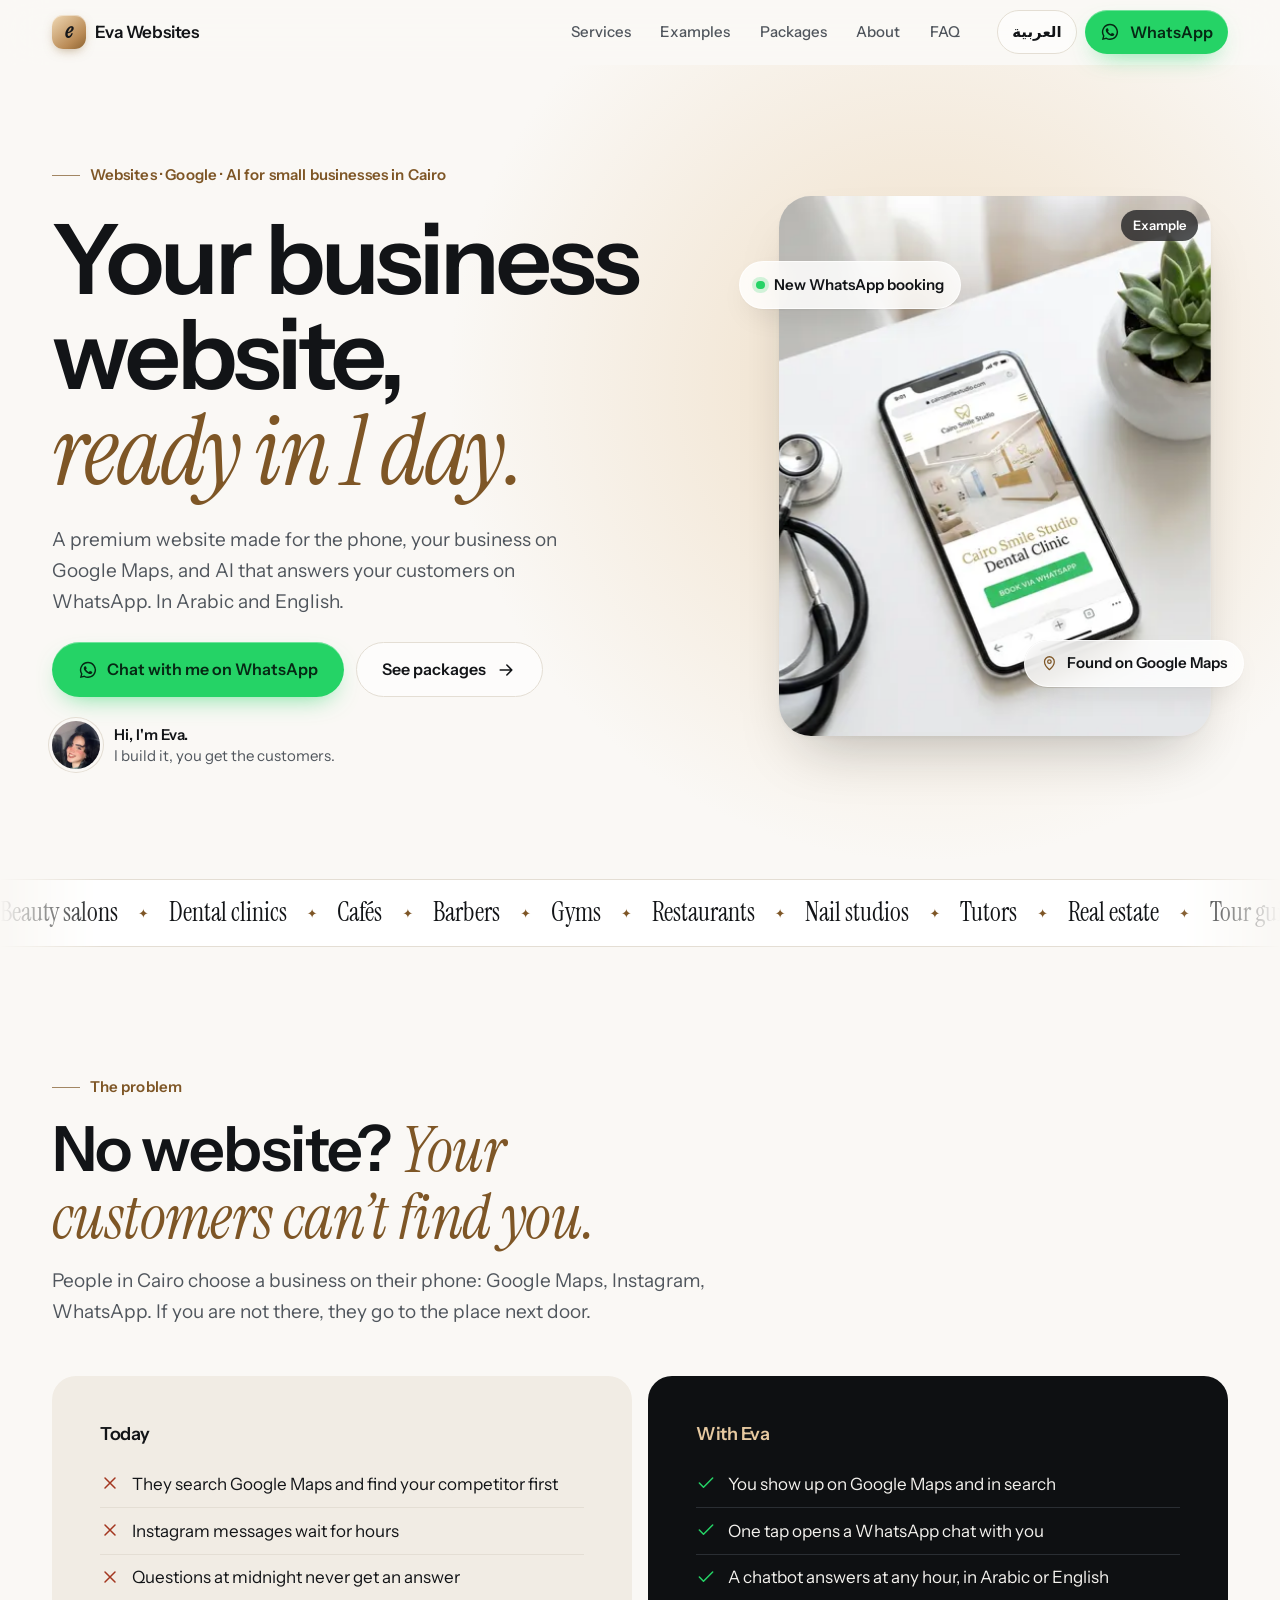
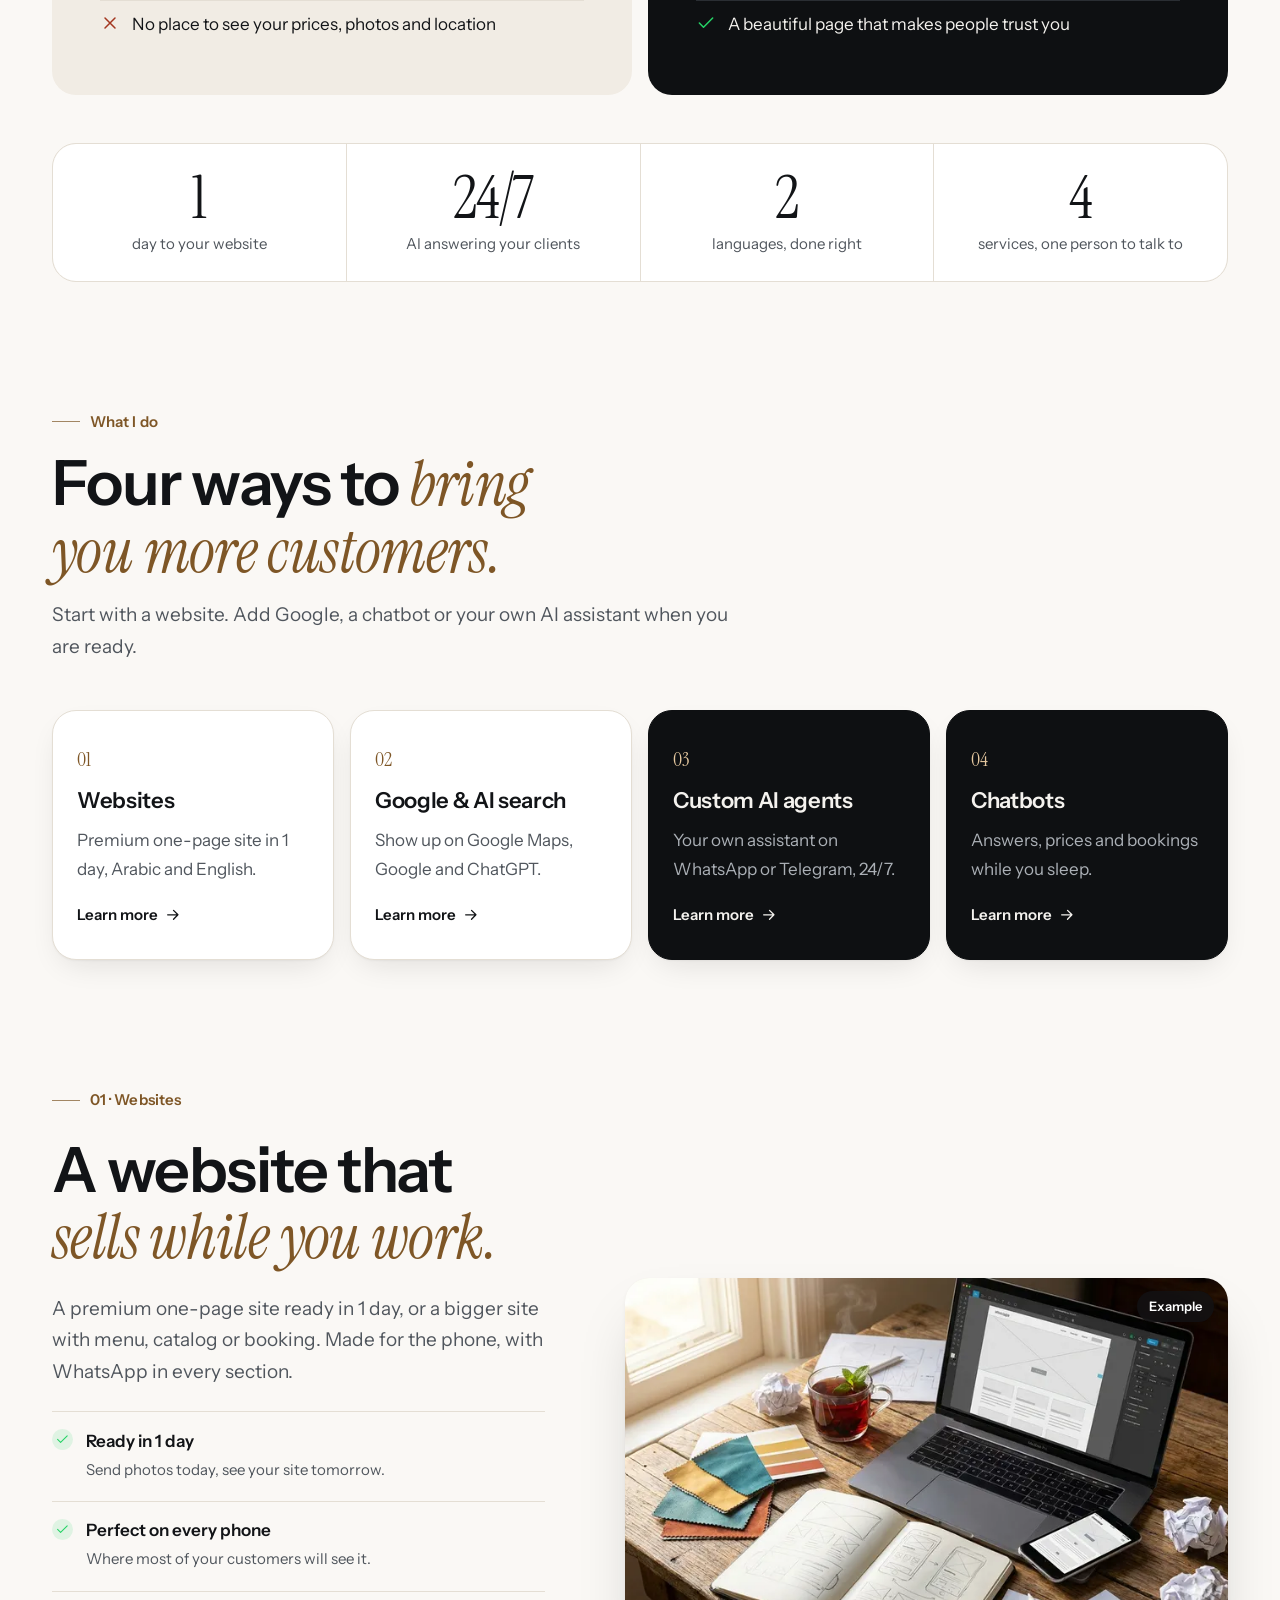
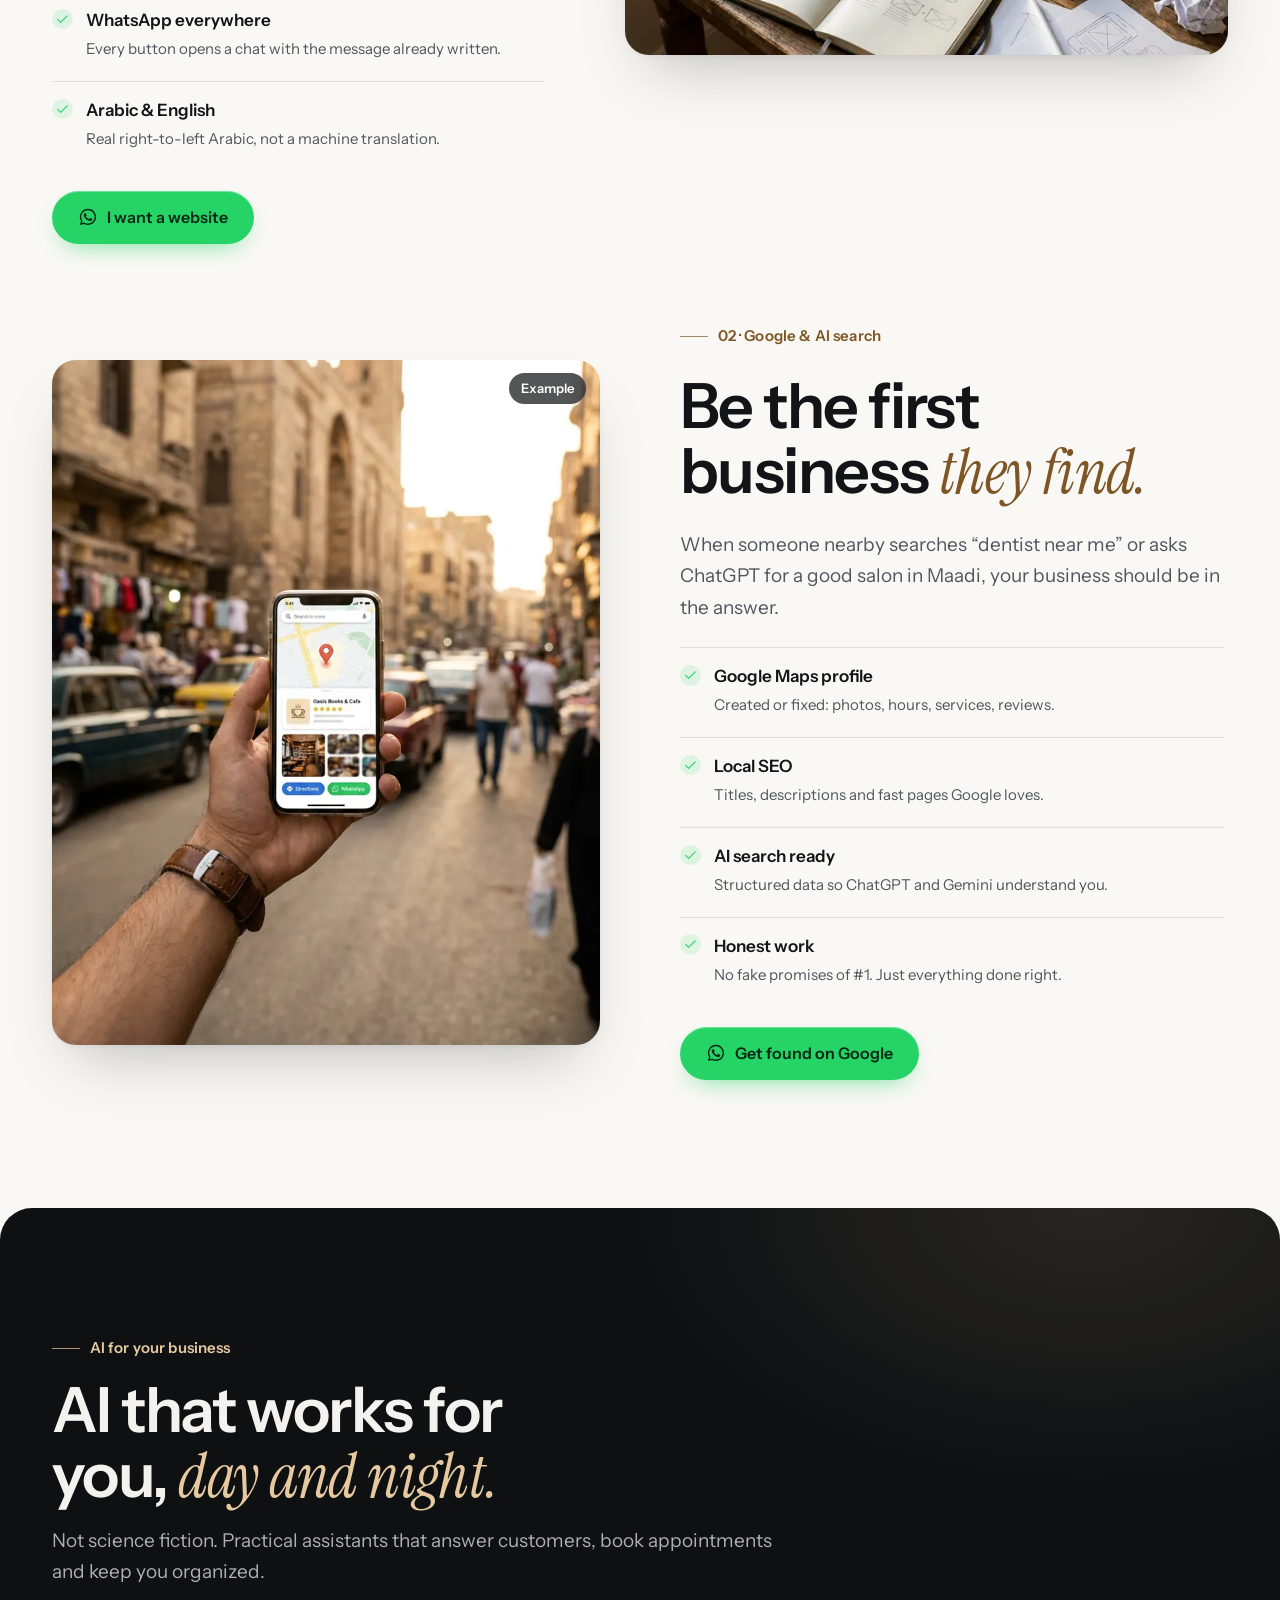
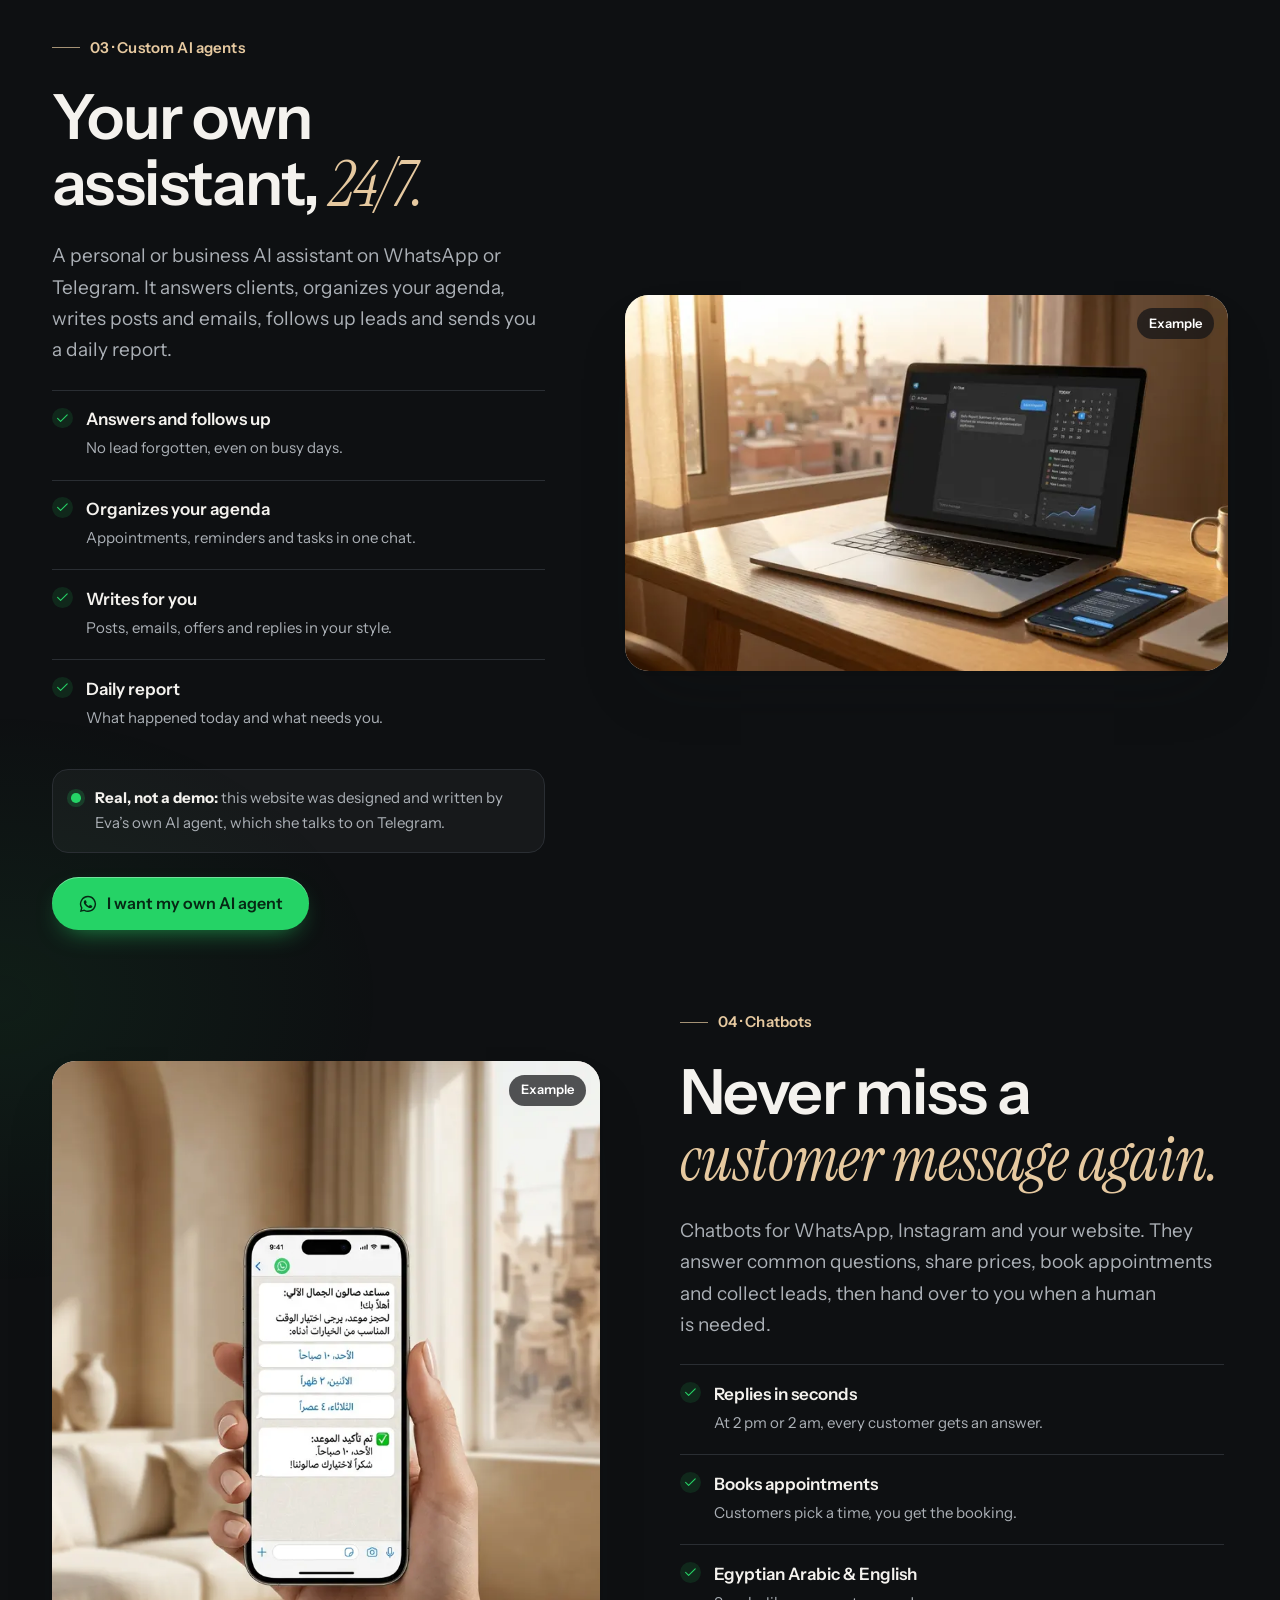
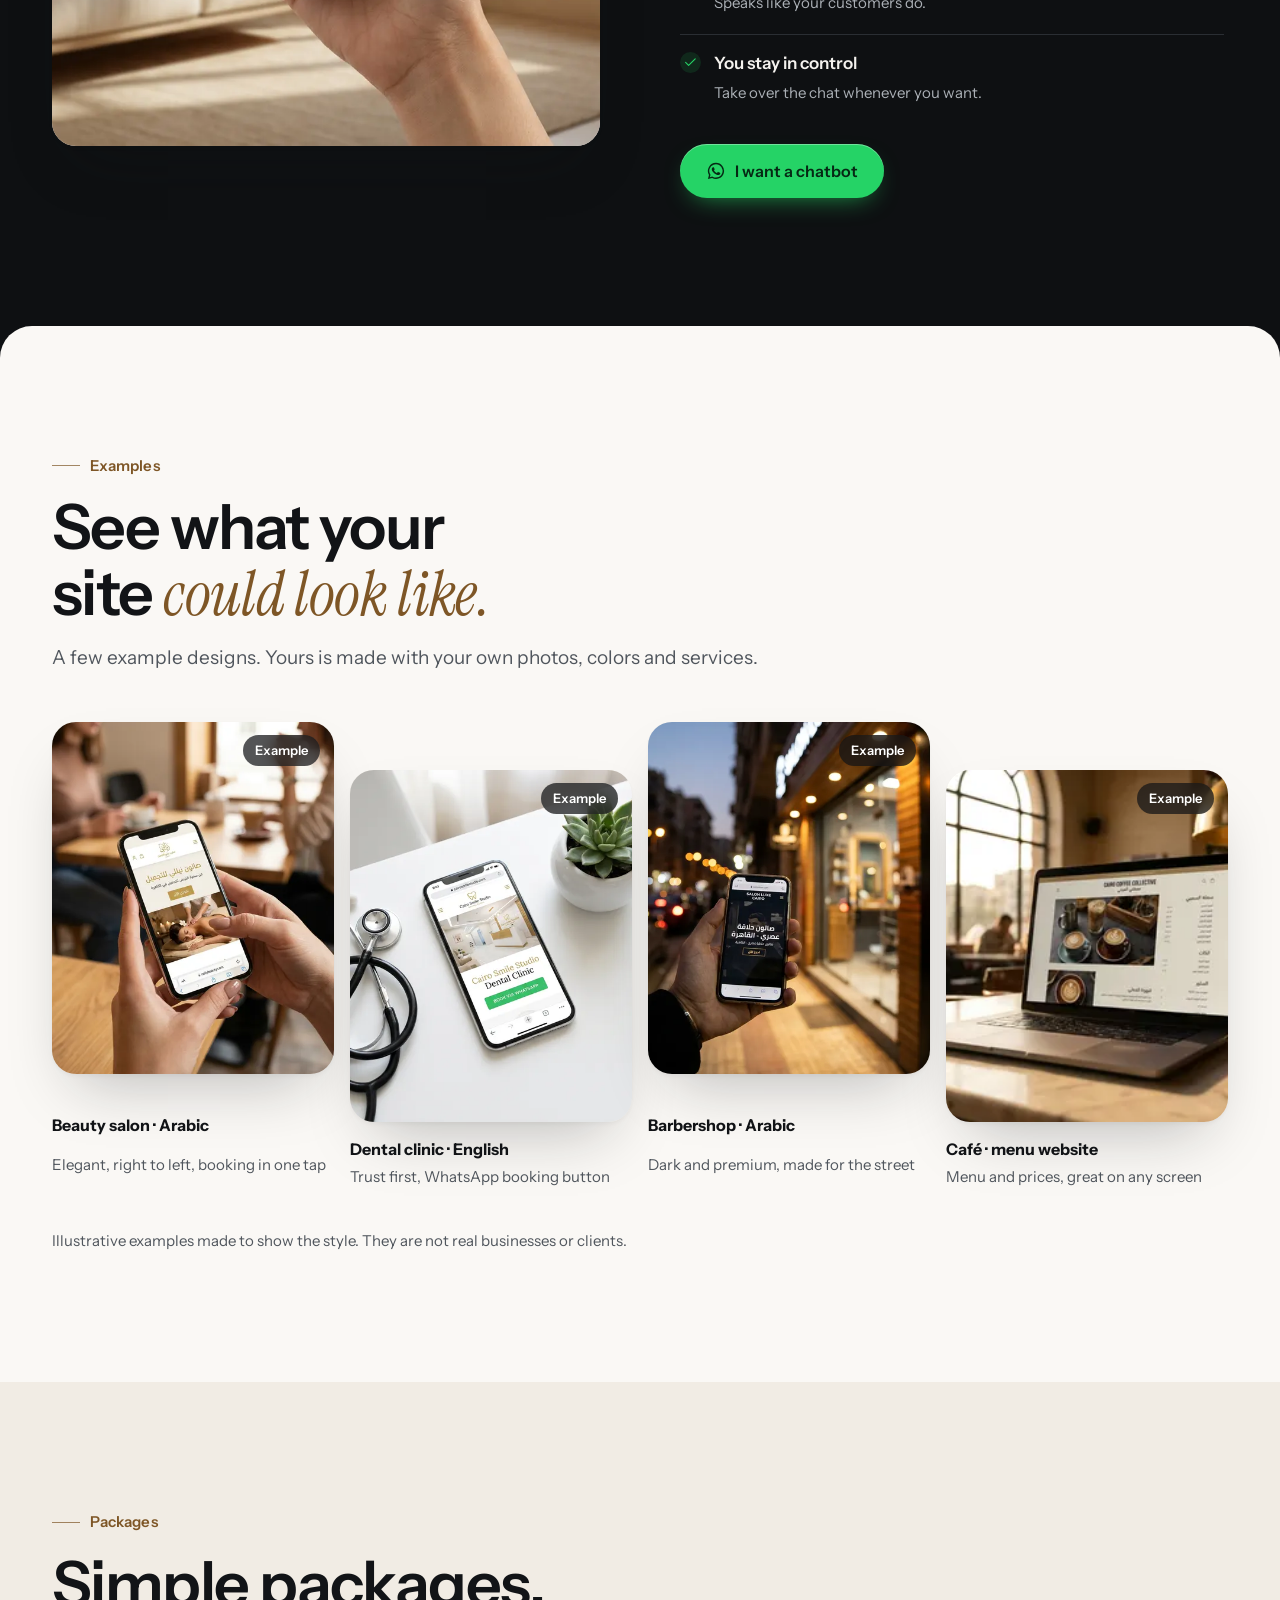
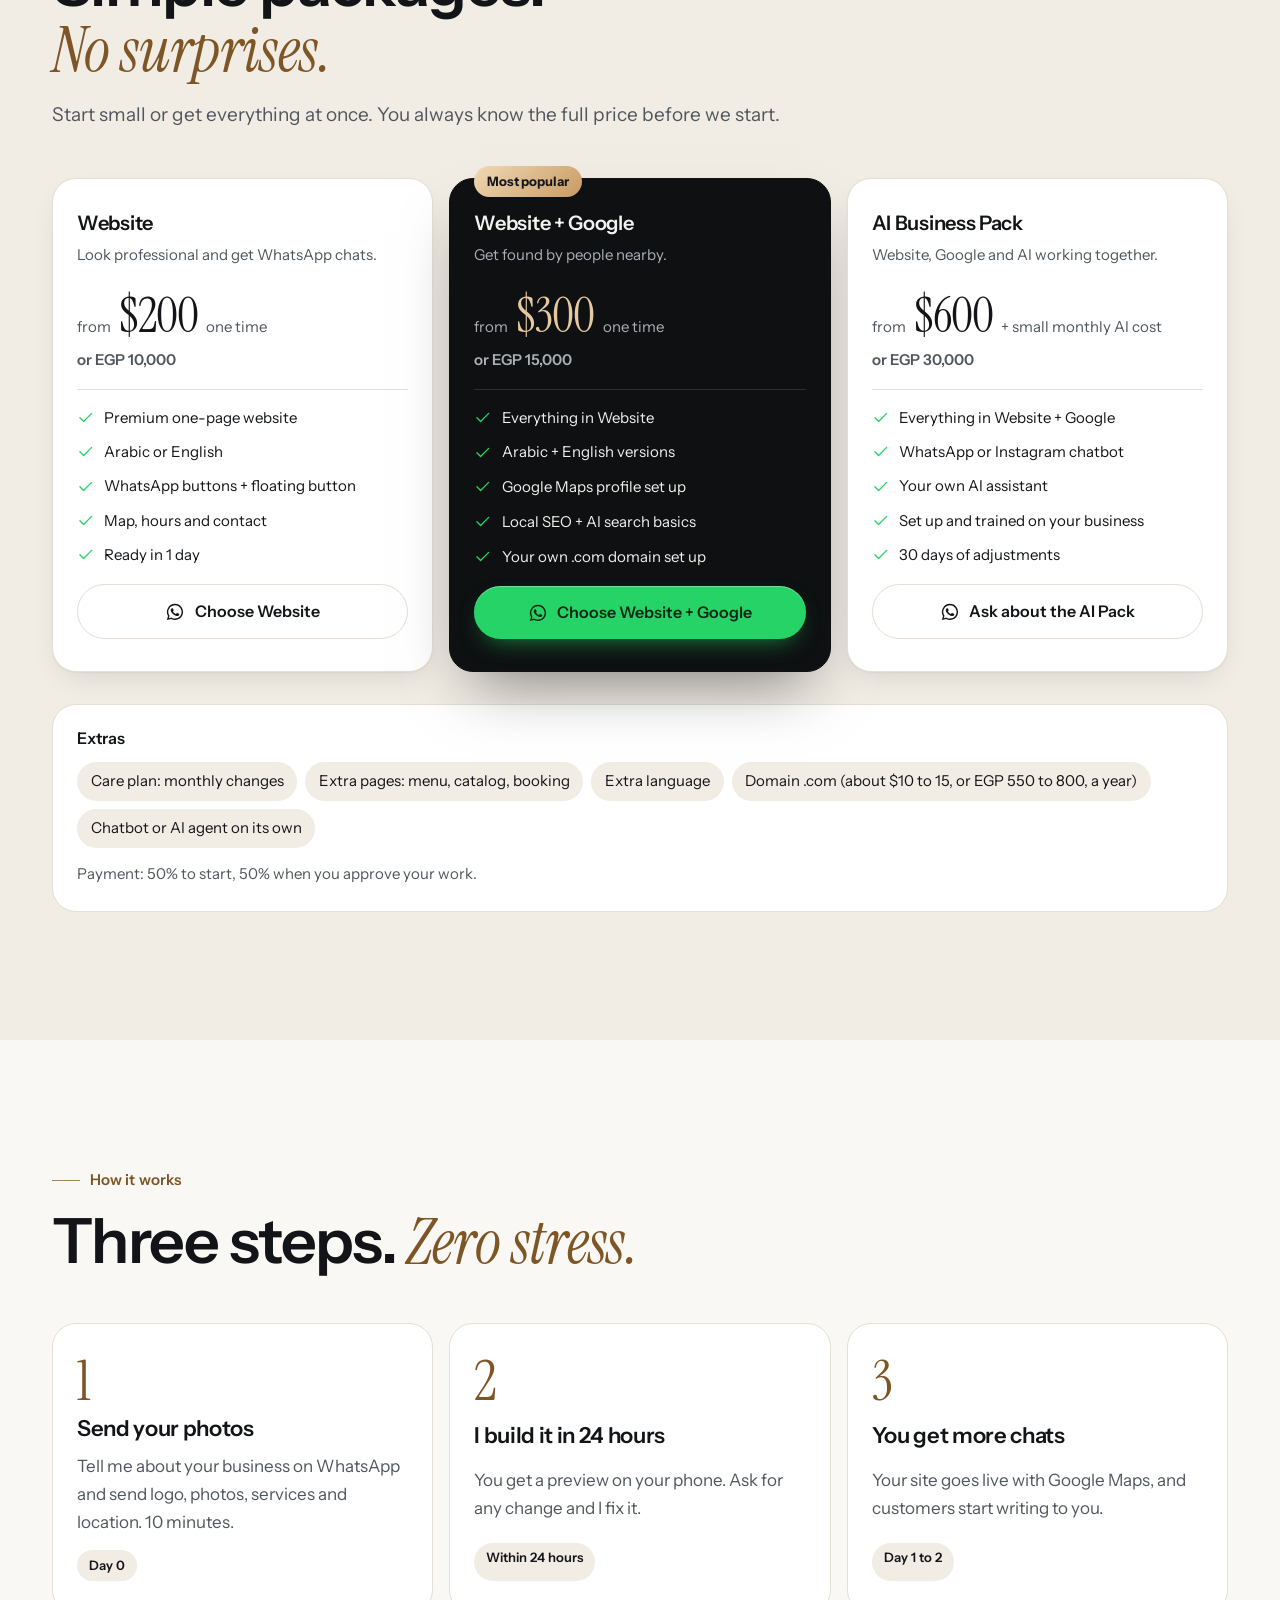
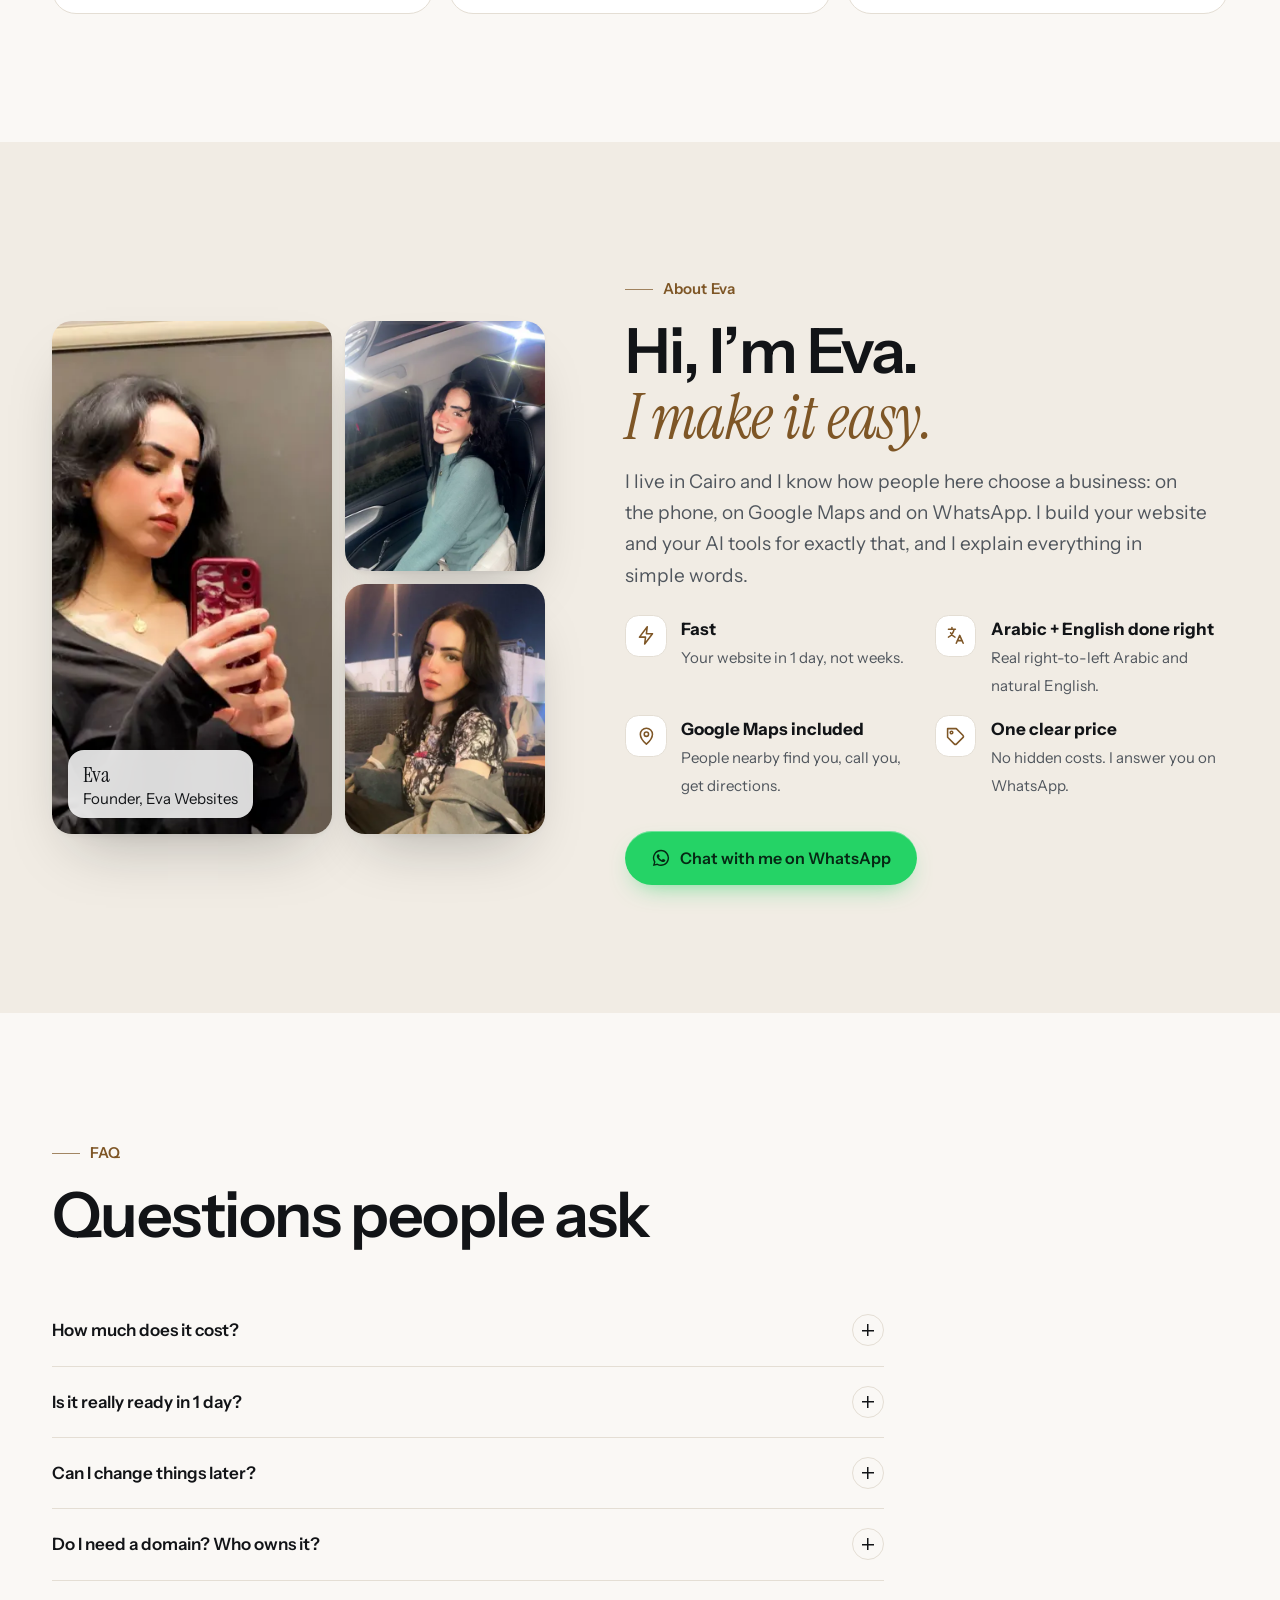
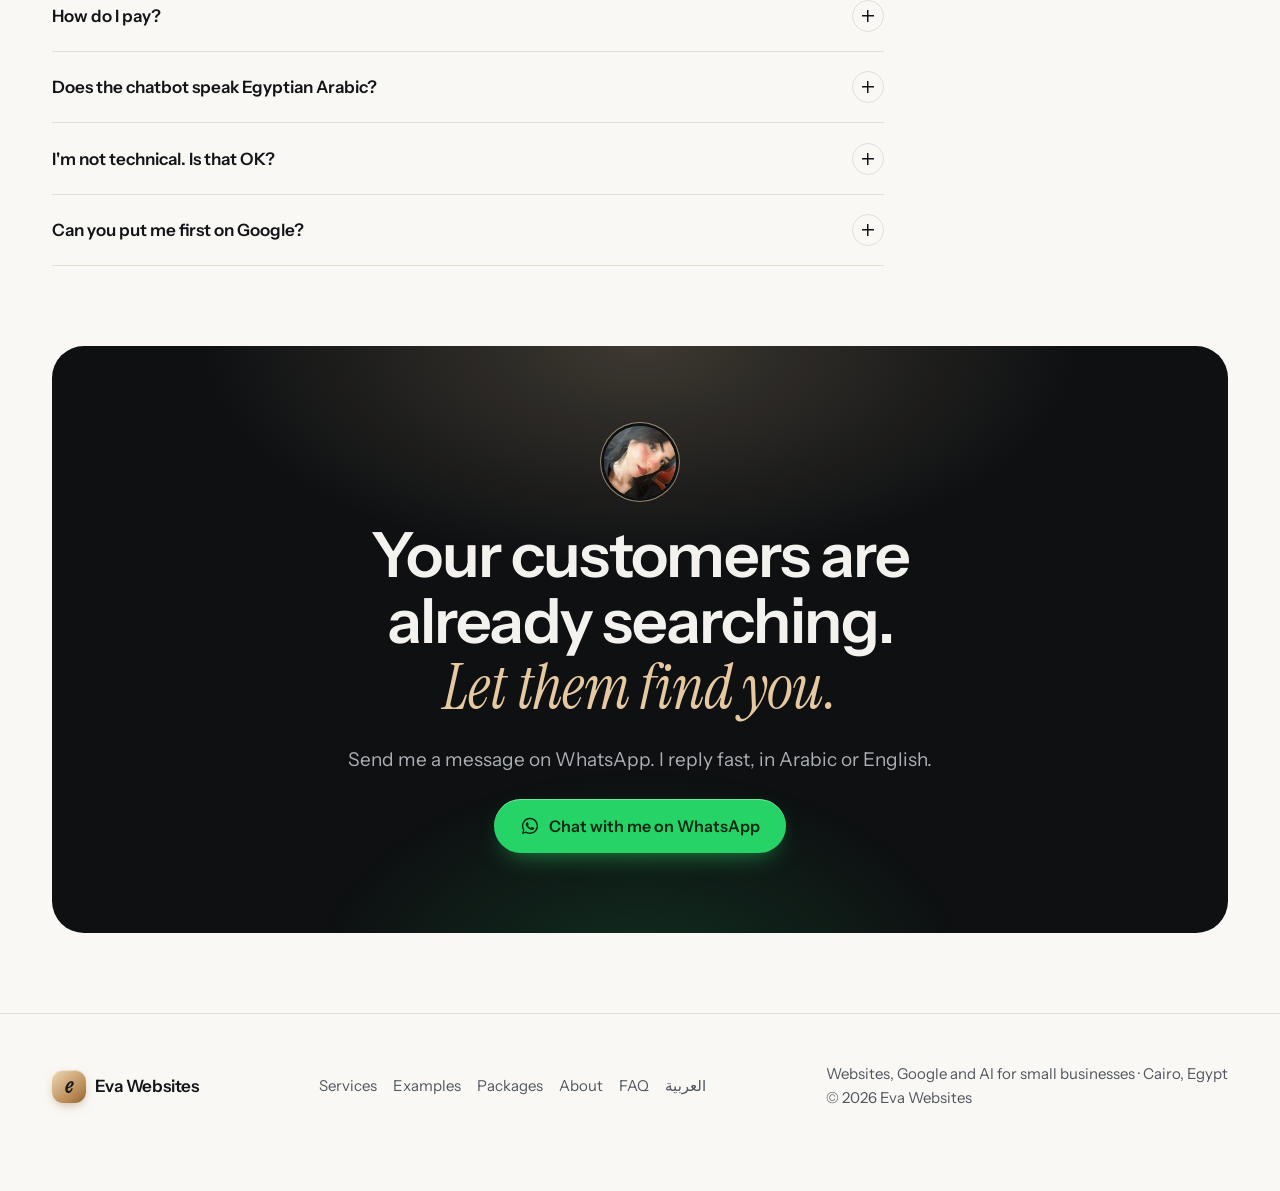
<file: index.html>
<!doctype html>
<html lang="en" dir="ltr">
<head>
<meta charset="utf-8">
<meta name="viewport" content="width=device-width,initial-scale=1,viewport-fit=cover">
<title>Websites, SEO & AI for Small Businesses in Cairo | Eva Websites</title>
<meta name="description" content="Premium websites ready in 1 day, Google Maps and AI search, WhatsApp chatbots and custom AI agents for small businesses in Cairo. Arabic and English.">
<meta name="theme-color" content="#FAF8F5">
<link rel="alternate" hreflang="en" href="https://evatharwat4-maker.github.io/eva-websites/"><link rel="alternate" hreflang="ar" href="https://evatharwat4-maker.github.io/eva-websites/ar/">
<link rel="canonical" href="https://evatharwat4-maker.github.io/eva-websites/"><meta property="og:image" content="https://evatharwat4-maker.github.io/eva-websites/img/og.jpg">
<meta property="og:type" content="website"><meta property="og:title" content="Websites, SEO & AI for Small Businesses in Cairo | Eva Websites"><meta property="og:description" content="Premium websites ready in 1 day, Google Maps and AI search, WhatsApp chatbots and custom AI agents for small businesses in Cairo. Arabic and English.">
<link rel="icon" href="data:image/svg+xml,%3Csvg xmlns='http://www.w3.org/2000/svg' viewBox='0 0 32 32'%3E%3Crect width='32' height='32' rx='8' fill='%23C99A62'/%3E%3Ctext x='16' y='23' font-family='Georgia' font-style='italic' font-size='20' text-anchor='middle' fill='%2314161A'%3Ee%3C/text%3E%3C/svg%3E">
<link rel="preconnect" href="https://fonts.googleapis.com"><link rel="preconnect" href="https://fonts.gstatic.com" crossorigin>
<link rel="stylesheet" href="https://fonts.googleapis.com/css2?family=Instrument+Sans:wght@400;500;600;700&family=Instrument+Serif:ital@0;1&display=swap">
<link rel="stylesheet" href="tokens.css"><link rel="stylesheet" href="style.css">

<script>document.documentElement.classList.add('js')</script>
<script type="application/ld+json">[{"@context": "https://schema.org", "@type": "ProfessionalService", "name": "Eva Websites", "description": "Premium websites ready in 1 day, Google Maps and AI search, WhatsApp chatbots and custom AI agents for small businesses in Cairo. Arabic and English.", "areaServed": {"@type": "City", "name": "Cairo"}, "address": {"@type": "PostalAddress", "addressLocality": "Cairo", "addressCountry": "EG"}, "knowsLanguage": ["ar", "en"], "url": "https://evatharwat4-maker.github.io/eva-websites/"}, {"@context": "https://schema.org", "@type": "FAQPage", "mainEntity": [{"@type": "Question", "name": "How much does it cost?", "acceptedAnswer": {"@type": "Answer", "text": "See the packages above. You always get one clear price before we start, with no surprises later."}}, {"@type": "Question", "name": "Is it really ready in 1 day?", "acceptedAnswer": {"@type": "Answer", "text": "Yes, for a one-page website, once I have your photos, texts and details. You see a preview within 24 hours, and the site goes live after your OK."}}, {"@type": "Question", "name": "Can I change things later?", "acceptedAnswer": {"@type": "Answer", "text": "Yes. Small changes are easy with the Care plan, or ask me for a one-time change."}}, {"@type": "Question", "name": "Do I need a domain? Who owns it?", "acceptedAnswer": {"@type": "Answer", "text": "A .com domain costs about $10 to 15 a year. You pay it, so it is always yours. I set everything up for you."}}, {"@type": "Question", "name": "How do I pay?", "acceptedAnswer": {"@type": "Answer", "text": "50% to start and 50% when you approve your work, before it goes live."}}, {"@type": "Question", "name": "Does the chatbot speak Egyptian Arabic?", "acceptedAnswer": {"@type": "Answer", "text": "Yes. It can answer in Egyptian Arabic and English, using your prices, services and tone. You can take over any chat."}}, {"@type": "Question", "name": "I'm not technical. Is that OK?", "acceptedAnswer": {"@type": "Answer", "text": "Completely. You send photos and answer a few questions on WhatsApp. I do the rest and explain it simply."}}, {"@type": "Question", "name": "Can you put me first on Google?", "acceptedAnswer": {"@type": "Answer", "text": "Nobody can honestly promise that. I set up your website and Google Maps profile the right way, so people nearby can find you."}}]}]</script>
</head>
<body>
<header class="top"><div class="wrap">
<a class="logo" href="#top" aria-label="Eva Websites"><span class="mark">e</span>Eva Websites</a>
<nav aria-label="Main"><a href="#services">Services</a><a href="#examples">Examples</a><a href="#packages">Packages</a><a href="#about">About</a><a href="#faq">FAQ</a></nav>
<div class="actions"><a class="lang" href="ar/" hreflang="ar">العربية</a>
<a class="btn btn-wa" href="https://wa.me/201153628561?text=Hi%20Eva%21%20I%20saw%20your%20website%20and%20I%20want%20to%20talk%20about%20my%20business." aria-label="WhatsApp"><svg viewBox="0 0 24 24" aria-hidden="true" fill="currentColor"><path d="M12 2.2a9.7 9.7 0 0 0-8.4 14.6L2.3 21.7l5-1.3A9.7 9.7 0 1 0 12 2.2Zm0 17.7a8 8 0 0 1-4.1-1.1l-.3-.2-3 .8.8-2.9-.2-.3A8 8 0 1 1 12 19.9Zm4.4-6c-.2-.1-1.4-.7-1.7-.8-.2-.1-.4-.1-.5.1l-.8 1c-.1.2-.3.2-.5.1a6.6 6.6 0 0 1-3.3-2.9c-.2-.4.2-.4.7-1.3.1-.2 0-.3 0-.4l-.8-1.8c-.2-.5-.4-.4-.5-.4h-.5a.9.9 0 0 0-.7.3 2.8 2.8 0 0 0-.9 2.1 4.9 4.9 0 0 0 1 2.6 11.2 11.2 0 0 0 4.3 3.8c1.6.7 2.2.7 3 .6a2.6 2.6 0 0 0 1.7-1.2 2.1 2.1 0 0 0 .2-1.2c-.1-.1-.3-.2-.5-.3Z"/></svg><span>WhatsApp</span></a>
<button class="menu-btn" popovertarget="menu" aria-label="Menu"><svg viewBox="0 0 24 24" fill="none" stroke="currentColor" stroke-width="1.8" stroke-linecap="round" stroke-linejoin="round" aria-hidden="true"><path d="M4 7h16M4 12h16M4 17h16"/></svg></button></div>
</div><div id="menu" popover><a href="#services" onclick="this.closest('[popover]').hidePopover()">Services</a><a href="#examples" onclick="this.closest('[popover]').hidePopover()">Examples</a><a href="#packages" onclick="this.closest('[popover]').hidePopover()">Packages</a><a href="#about" onclick="this.closest('[popover]').hidePopover()">About</a><a href="#faq" onclick="this.closest('[popover]').hidePopover()">FAQ</a></div></header>

<main id="top">
<section class="hero"><div class="wrap">
<div class="hero-copy">
<span class="eyebrow rv">Websites · Google · AI for small businesses in Cairo</span>
<h1 class="rv" style="--d:.08s">Your business website, <em class="accent">ready in&nbsp;1&nbsp;day.</em></h1>
<p class="lead rv" style="--d:.16s">A premium website made for the phone, your business on Google Maps, and AI that answers your customers on WhatsApp. In Arabic and English.</p>
<div class="ctas rv" style="--d:.24s"><a class="btn btn-wa" href="https://wa.me/201153628561?text=Hi%20Eva%21%20I%20saw%20your%20website%20and%20I%20want%20to%20talk%20about%20my%20business."><svg viewBox="0 0 24 24" aria-hidden="true" fill="currentColor"><path d="M12 2.2a9.7 9.7 0 0 0-8.4 14.6L2.3 21.7l5-1.3A9.7 9.7 0 1 0 12 2.2Zm0 17.7a8 8 0 0 1-4.1-1.1l-.3-.2-3 .8.8-2.9-.2-.3A8 8 0 1 1 12 19.9Zm4.4-6c-.2-.1-1.4-.7-1.7-.8-.2-.1-.4-.1-.5.1l-.8 1c-.1.2-.3.2-.5.1a6.6 6.6 0 0 1-3.3-2.9c-.2-.4.2-.4.7-1.3.1-.2 0-.3 0-.4l-.8-1.8c-.2-.5-.4-.4-.5-.4h-.5a.9.9 0 0 0-.7.3 2.8 2.8 0 0 0-.9 2.1 4.9 4.9 0 0 0 1 2.6 11.2 11.2 0 0 0 4.3 3.8c1.6.7 2.2.7 3 .6a2.6 2.6 0 0 0 1.7-1.2 2.1 2.1 0 0 0 .2-1.2c-.1-.1-.3-.2-.5-.3Z"/></svg>Chat with me on WhatsApp</a><a class="btn btn-ghost" href="#packages">See packages<svg viewBox="0 0 24 24" fill="none" stroke="currentColor" stroke-width="1.8" stroke-linecap="round" stroke-linejoin="round" aria-hidden="true" class="arrow"><path d="M5 12h14M13 6l6 6-6 6"/></svg></a></div>
<div class="hello rv" style="--d:.32s"><picture><source type="image/webp" srcset="img/eva/avatar-120.webp 120w, img/eva/avatar-240.webp 240w" sizes="48px"><img src="img/eva/avatar-240.jpg" srcset="img/eva/avatar-120.jpg 120w, img/eva/avatar-240.jpg 240w" sizes="48px" width="240" height="240" loading="lazy" decoding="async" alt="Eva, founder of Eva Websites"></picture><p><b>Hi, I'm Eva.</b>I build it, you get the customers.</p></div>
</div>
<div class="hero-visual rv" style="--d:.2s">
<span class="chip c1"><i></i>New WhatsApp booking</span>
<div class="hero-pic"><div data-par style="height:100%"><picture><source type="image/webp" srcset="img/ex/clinica-480.webp 480w, img/ex/clinica-800.webp 800w" sizes="(min-width:900px) 27rem, 92vw"><img src="img/ex/clinica-800.jpg" srcset="img/ex/clinica-480.jpg 480w, img/ex/clinica-800.jpg 800w" sizes="(min-width:900px) 27rem, 92vw" width="928" height="1152" fetchpriority="high" decoding="async" alt="Phone showing an example dental clinic website with a WhatsApp booking button"></picture></div><span class="badge">Example</span></div>
<span class="chip c2"><svg viewBox="0 0 24 24" fill="none" stroke="currentColor" stroke-width="1.8" stroke-linecap="round" stroke-linejoin="round" aria-hidden="true"><path d="M12 21s-7-6.1-7-11.5a7 7 0 0 1 14 0C19 14.9 12 21 12 21Z"/><circle cx="12" cy="9.5" r="2.5"/></svg>Found on Google Maps</span>
</div>
</div></section>

<div class="marquee"><div class="track"><ul><li>Beauty salons</li><li>Dental clinics</li><li>Cafés</li><li>Barbers</li><li>Gyms</li><li>Restaurants</li><li>Nail studios</li><li>Tutors</li><li>Real estate</li><li>Tour guides</li><li>Instagram shops</li><li>Physiotherapy</li></ul><ul aria-hidden="true"><li>Beauty salons</li><li>Dental clinics</li><li>Cafés</li><li>Barbers</li><li>Gyms</li><li>Restaurants</li><li>Nail studios</li><li>Tutors</li><li>Real estate</li><li>Tour guides</li><li>Instagram shops</li><li>Physiotherapy</li></ul></div></div>

<section class="problem"><div class="wrap">
<div class="sec-head rv"><span class="eyebrow">The problem</span><h2>No website? <em class="accent">Your customers can’t find you.</em></h2><p>People in Cairo choose a business on their phone: Google Maps, Instagram, WhatsApp. If you are not there, they go to the place next door.</p></div>
<div class="ps">
<div class="ps-card ps-before rv"><h3>Today</h3><ul><li><svg viewBox="0 0 24 24" fill="none" stroke="currentColor" stroke-width="1.8" stroke-linecap="round" stroke-linejoin="round" aria-hidden="true"><path d="M18 6 6 18M6 6l12 12"/></svg><span>They search Google Maps and find your competitor first</span></li><li><svg viewBox="0 0 24 24" fill="none" stroke="currentColor" stroke-width="1.8" stroke-linecap="round" stroke-linejoin="round" aria-hidden="true"><path d="M18 6 6 18M6 6l12 12"/></svg><span>Instagram messages wait for hours</span></li><li><svg viewBox="0 0 24 24" fill="none" stroke="currentColor" stroke-width="1.8" stroke-linecap="round" stroke-linejoin="round" aria-hidden="true"><path d="M18 6 6 18M6 6l12 12"/></svg><span>Questions at midnight never get an answer</span></li><li><svg viewBox="0 0 24 24" fill="none" stroke="currentColor" stroke-width="1.8" stroke-linecap="round" stroke-linejoin="round" aria-hidden="true"><path d="M18 6 6 18M6 6l12 12"/></svg><span>No place to see your prices, photos and location</span></li></ul></div>
<div class="ps-card ps-after rv" style="--d:.1s"><h3>With Eva</h3><ul><li><svg viewBox="0 0 24 24" fill="none" stroke="currentColor" stroke-width="1.8" stroke-linecap="round" stroke-linejoin="round" aria-hidden="true"><path d="M20 6 9 17l-5-5"/></svg><span>You show up on Google Maps and in search</span></li><li><svg viewBox="0 0 24 24" fill="none" stroke="currentColor" stroke-width="1.8" stroke-linecap="round" stroke-linejoin="round" aria-hidden="true"><path d="M20 6 9 17l-5-5"/></svg><span>One tap opens a WhatsApp chat with you</span></li><li><svg viewBox="0 0 24 24" fill="none" stroke="currentColor" stroke-width="1.8" stroke-linecap="round" stroke-linejoin="round" aria-hidden="true"><path d="M20 6 9 17l-5-5"/></svg><span>A chatbot answers at any hour, in Arabic or English</span></li><li><svg viewBox="0 0 24 24" fill="none" stroke="currentColor" stroke-width="1.8" stroke-linecap="round" stroke-linejoin="round" aria-hidden="true"><path d="M20 6 9 17l-5-5"/></svg><span>A beautiful page that makes people trust you</span></li></ul></div>
</div>
<div class="nums rv"><div><b data-to="1" data-suf="">1</b><span>day to your website</span></div><div><b data-to="24" data-suf="/7">24/7</b><span>AI answering your clients</span></div><div><b data-to="2" data-suf="">2</b><span>languages, done right</span></div><div><b data-to="4" data-suf="">4</b><span>services, one person to talk to</span></div></div>
</div></section>

<section id="services" style="padding-block-start:0"><div class="wrap">
<div class="sec-head rv"><span class="eyebrow">What I do</span><h2>Four ways to <em class="accent">bring you more customers.</em></h2><p>Start with a website. Add Google, a chatbot or your own AI assistant when you are ready.</p></div>
<div class="bento"><a class="tile rv" style="--d:0.00s" href="#web"><span class="num">01</span><h3>Websites</h3><p>Premium one-page site in 1 day, Arabic and English.</p><span class="go">Learn more<svg viewBox="0 0 24 24" fill="none" stroke="currentColor" stroke-width="1.8" stroke-linecap="round" stroke-linejoin="round" aria-hidden="true" class="arrow"><path d="M5 12h14M13 6l6 6-6 6"/></svg></span></a><a class="tile rv" style="--d:0.08s" href="#seo"><span class="num">02</span><h3>Google &amp; AI search</h3><p>Show up on Google Maps, Google and ChatGPT.</p><span class="go">Learn more<svg viewBox="0 0 24 24" fill="none" stroke="currentColor" stroke-width="1.8" stroke-linecap="round" stroke-linejoin="round" aria-hidden="true" class="arrow"><path d="M5 12h14M13 6l6 6-6 6"/></svg></span></a><a class="tile dark rv" style="--d:0.16s" href="#agents"><span class="num">03</span><h3>Custom AI agents</h3><p>Your own assistant on WhatsApp or Telegram, 24/7.</p><span class="go">Learn more<svg viewBox="0 0 24 24" fill="none" stroke="currentColor" stroke-width="1.8" stroke-linecap="round" stroke-linejoin="round" aria-hidden="true" class="arrow"><path d="M5 12h14M13 6l6 6-6 6"/></svg></span></a><a class="tile dark rv" style="--d:0.24s" href="#chatbots"><span class="num">04</span><h3>Chatbots</h3><p>Answers, prices and bookings while you sleep.</p><span class="go">Learn more<svg viewBox="0 0 24 24" fill="none" stroke="currentColor" stroke-width="1.8" stroke-linecap="round" stroke-linejoin="round" aria-hidden="true" class="arrow"><path d="M5 12h14M13 6l6 6-6 6"/></svg></span></a></div>
</div></section>

<section class="chapters" style="padding-block-start:0"><div class="wrap"><div class="svc wide" id="web"><div class="svc-copy rv"><span class="eyebrow">01 · Websites</span><h2>A website that <em class="accent">sells while you work.</em></h2><p class="tagline">A premium one-page site ready in 1 day, or a bigger site with menu, catalog or booking. Made for the phone, with WhatsApp in every section.</p><ul class="benefits"><li><svg viewBox="0 0 24 24" fill="none" stroke="currentColor" stroke-width="1.8" stroke-linecap="round" stroke-linejoin="round" aria-hidden="true"><path d="M20 6 9 17l-5-5"/></svg><div><b>Ready in 1 day</b><span>Send photos today, see your site tomorrow.</span></div></li><li><svg viewBox="0 0 24 24" fill="none" stroke="currentColor" stroke-width="1.8" stroke-linecap="round" stroke-linejoin="round" aria-hidden="true"><path d="M20 6 9 17l-5-5"/></svg><div><b>Perfect on every phone</b><span>Where most of your customers will see it.</span></div></li><li><svg viewBox="0 0 24 24" fill="none" stroke="currentColor" stroke-width="1.8" stroke-linecap="round" stroke-linejoin="round" aria-hidden="true"><path d="M20 6 9 17l-5-5"/></svg><div><b>WhatsApp everywhere</b><span>Every button opens a chat with the message already written.</span></div></li><li><svg viewBox="0 0 24 24" fill="none" stroke="currentColor" stroke-width="1.8" stroke-linecap="round" stroke-linejoin="round" aria-hidden="true"><path d="M20 6 9 17l-5-5"/></svg><div><b>Arabic &amp; English</b><span>Real right-to-left Arabic, not a machine translation.</span></div></li></ul><a class="btn btn-wa" href="https://wa.me/201153628561?text=Hi%20Eva%21%20I%20want%20a%20website%20for%20my%20business."><svg viewBox="0 0 24 24" aria-hidden="true" fill="currentColor"><path d="M12 2.2a9.7 9.7 0 0 0-8.4 14.6L2.3 21.7l5-1.3A9.7 9.7 0 1 0 12 2.2Zm0 17.7a8 8 0 0 1-4.1-1.1l-.3-.2-3 .8.8-2.9-.2-.3A8 8 0 1 1 12 19.9Zm4.4-6c-.2-.1-1.4-.7-1.7-.8-.2-.1-.4-.1-.5.1l-.8 1c-.1.2-.3.2-.5.1a6.6 6.6 0 0 1-3.3-2.9c-.2-.4.2-.4.7-1.3.1-.2 0-.3 0-.4l-.8-1.8c-.2-.5-.4-.4-.5-.4h-.5a.9.9 0 0 0-.7.3 2.8 2.8 0 0 0-.9 2.1 4.9 4.9 0 0 0 1 2.6 11.2 11.2 0 0 0 4.3 3.8c1.6.7 2.2.7 3 .6a2.6 2.6 0 0 0 1.7-1.2 2.1 2.1 0 0 0 .2-1.2c-.1-.1-.3-.2-.5-.3Z"/></svg>I want a website</a></div><div class="svc-visual rv" style="--d:.12s"><div class="frame p169"><picture><source type="image/webp" srcset="img/ex/escritorio-480.webp 480w, img/ex/escritorio-800.webp 800w, img/ex/escritorio-1200.webp 1200w" sizes="(min-width:900px) 38rem, 92vw"><img src="img/ex/escritorio-1200.jpg" srcset="img/ex/escritorio-480.jpg 480w, img/ex/escritorio-800.jpg 800w, img/ex/escritorio-1200.jpg 1200w" sizes="(min-width:900px) 38rem, 92vw" width="1376" height="768" loading="lazy" decoding="async" alt="Designer desk with a laptop showing a website in progress and a phone preview"></picture><span class="badge">Example</span></div></div></div><div class="svc flip" id="seo"><div class="svc-copy rv"><span class="eyebrow">02 · Google &amp; AI search</span><h2>Be the first business <em class="accent">they find.</em></h2><p class="tagline">When someone nearby searches “dentist near me” or asks ChatGPT for a good salon in Maadi, your business should be in the answer.</p><ul class="benefits"><li><svg viewBox="0 0 24 24" fill="none" stroke="currentColor" stroke-width="1.8" stroke-linecap="round" stroke-linejoin="round" aria-hidden="true"><path d="M20 6 9 17l-5-5"/></svg><div><b>Google Maps profile</b><span>Created or fixed: photos, hours, services, reviews.</span></div></li><li><svg viewBox="0 0 24 24" fill="none" stroke="currentColor" stroke-width="1.8" stroke-linecap="round" stroke-linejoin="round" aria-hidden="true"><path d="M20 6 9 17l-5-5"/></svg><div><b>Local SEO</b><span>Titles, descriptions and fast pages Google loves.</span></div></li><li><svg viewBox="0 0 24 24" fill="none" stroke="currentColor" stroke-width="1.8" stroke-linecap="round" stroke-linejoin="round" aria-hidden="true"><path d="M20 6 9 17l-5-5"/></svg><div><b>AI search ready</b><span>Structured data so ChatGPT and Gemini understand you.</span></div></li><li><svg viewBox="0 0 24 24" fill="none" stroke="currentColor" stroke-width="1.8" stroke-linecap="round" stroke-linejoin="round" aria-hidden="true"><path d="M20 6 9 17l-5-5"/></svg><div><b>Honest work</b><span>No fake promises of #1. Just everything done right.</span></div></li></ul><a class="btn btn-wa" href="https://wa.me/201153628561?text=Hi%20Eva%21%20I%20want%20my%20business%20to%20show%20up%20on%20Google%20and%20Google%20Maps."><svg viewBox="0 0 24 24" aria-hidden="true" fill="currentColor"><path d="M12 2.2a9.7 9.7 0 0 0-8.4 14.6L2.3 21.7l5-1.3A9.7 9.7 0 1 0 12 2.2Zm0 17.7a8 8 0 0 1-4.1-1.1l-.3-.2-3 .8.8-2.9-.2-.3A8 8 0 1 1 12 19.9Zm4.4-6c-.2-.1-1.4-.7-1.7-.8-.2-.1-.4-.1-.5.1l-.8 1c-.1.2-.3.2-.5.1a6.6 6.6 0 0 1-3.3-2.9c-.2-.4.2-.4.7-1.3.1-.2 0-.3 0-.4l-.8-1.8c-.2-.5-.4-.4-.5-.4h-.5a.9.9 0 0 0-.7.3 2.8 2.8 0 0 0-.9 2.1 4.9 4.9 0 0 0 1 2.6 11.2 11.2 0 0 0 4.3 3.8c1.6.7 2.2.7 3 .6a2.6 2.6 0 0 0 1.7-1.2 2.1 2.1 0 0 0 .2-1.2c-.1-.1-.3-.2-.5-.3Z"/></svg>Get found on Google</a></div><div class="svc-visual rv" style="--d:.12s"><div class="frame p45"><picture><source type="image/webp" srcset="img/ex/seo-480.webp 480w, img/ex/seo-800.webp 800w" sizes="(min-width:900px) 38rem, 92vw"><img src="img/ex/seo-800.jpg" srcset="img/ex/seo-480.jpg 480w, img/ex/seo-800.jpg 800w" sizes="(min-width:900px) 38rem, 92vw" width="928" height="1152" loading="lazy" decoding="async" alt="Hand holding a phone on a Cairo street showing an example business on a map app"></picture><span class="badge">Example</span></div></div></div></div></section>

<section class="night" id="ai"><div class="wrap">
<div class="sec-head rv"><span class="eyebrow">AI for your business</span><h2>AI that works for you, <em class="accent">day and night.</em></h2><p>Not science fiction. Practical assistants that answer customers, book appointments and keep you organized.</p></div>
<div class="svc wide" id="agents"><div class="svc-copy rv"><span class="eyebrow">03 · Custom AI agents</span><h2>Your own assistant, <em class="accent">24/7.</em></h2><p class="tagline">A personal or business AI assistant on WhatsApp or Telegram. It answers clients, organizes your agenda, writes posts and emails, follows up leads and sends you a daily report.</p><ul class="benefits"><li><svg viewBox="0 0 24 24" fill="none" stroke="currentColor" stroke-width="1.8" stroke-linecap="round" stroke-linejoin="round" aria-hidden="true"><path d="M20 6 9 17l-5-5"/></svg><div><b>Answers and follows up</b><span>No lead forgotten, even on busy days.</span></div></li><li><svg viewBox="0 0 24 24" fill="none" stroke="currentColor" stroke-width="1.8" stroke-linecap="round" stroke-linejoin="round" aria-hidden="true"><path d="M20 6 9 17l-5-5"/></svg><div><b>Organizes your agenda</b><span>Appointments, reminders and tasks in one chat.</span></div></li><li><svg viewBox="0 0 24 24" fill="none" stroke="currentColor" stroke-width="1.8" stroke-linecap="round" stroke-linejoin="round" aria-hidden="true"><path d="M20 6 9 17l-5-5"/></svg><div><b>Writes for you</b><span>Posts, emails, offers and replies in your style.</span></div></li><li><svg viewBox="0 0 24 24" fill="none" stroke="currentColor" stroke-width="1.8" stroke-linecap="round" stroke-linejoin="round" aria-hidden="true"><path d="M20 6 9 17l-5-5"/></svg><div><b>Daily report</b><span>What happened today and what needs you.</span></div></li></ul><p class="proof"><span class="dot"></span><span><b>Real, not a demo:</b> this website was designed and written by Eva’s own AI agent, which she talks to on Telegram.</span></p><a class="btn btn-wa" href="https://wa.me/201153628561?text=Hi%20Eva%21%20I%20want%20my%20own%20AI%20assistant%20for%20my%20business."><svg viewBox="0 0 24 24" aria-hidden="true" fill="currentColor"><path d="M12 2.2a9.7 9.7 0 0 0-8.4 14.6L2.3 21.7l5-1.3A9.7 9.7 0 1 0 12 2.2Zm0 17.7a8 8 0 0 1-4.1-1.1l-.3-.2-3 .8.8-2.9-.2-.3A8 8 0 1 1 12 19.9Zm4.4-6c-.2-.1-1.4-.7-1.7-.8-.2-.1-.4-.1-.5.1l-.8 1c-.1.2-.3.2-.5.1a6.6 6.6 0 0 1-3.3-2.9c-.2-.4.2-.4.7-1.3.1-.2 0-.3 0-.4l-.8-1.8c-.2-.5-.4-.4-.5-.4h-.5a.9.9 0 0 0-.7.3 2.8 2.8 0 0 0-.9 2.1 4.9 4.9 0 0 0 1 2.6 11.2 11.2 0 0 0 4.3 3.8c1.6.7 2.2.7 3 .6a2.6 2.6 0 0 0 1.7-1.2 2.1 2.1 0 0 0 .2-1.2c-.1-.1-.3-.2-.5-.3Z"/></svg>I want my own AI agent</a></div><div class="svc-visual rv" style="--d:.12s"><div class="frame p169"><picture><source type="image/webp" srcset="img/ex/agente-480.webp 480w, img/ex/agente-800.webp 800w, img/ex/agente-1200.webp 1200w" sizes="(min-width:900px) 38rem, 92vw"><img src="img/ex/agente-1200.jpg" srcset="img/ex/agente-480.jpg 480w, img/ex/agente-800.jpg 800w, img/ex/agente-1200.jpg 1200w" sizes="(min-width:900px) 38rem, 92vw" width="1376" height="768" loading="lazy" decoding="async" alt="Laptop by a window over Cairo showing an example AI assistant dashboard with chat, calendar and leads"></picture><span class="badge">Example</span></div></div></div><div class="svc flip" id="chatbots"><div class="svc-copy rv"><span class="eyebrow">04 · Chatbots</span><h2>Never miss a <em class="accent">customer message again.</em></h2><p class="tagline">Chatbots for WhatsApp, Instagram and your website. They answer common questions, share prices, book appointments and collect leads, then hand over to you when a human is needed.</p><ul class="benefits"><li><svg viewBox="0 0 24 24" fill="none" stroke="currentColor" stroke-width="1.8" stroke-linecap="round" stroke-linejoin="round" aria-hidden="true"><path d="M20 6 9 17l-5-5"/></svg><div><b>Replies in seconds</b><span>At 2 pm or 2 am, every customer gets an answer.</span></div></li><li><svg viewBox="0 0 24 24" fill="none" stroke="currentColor" stroke-width="1.8" stroke-linecap="round" stroke-linejoin="round" aria-hidden="true"><path d="M20 6 9 17l-5-5"/></svg><div><b>Books appointments</b><span>Customers pick a time, you get the booking.</span></div></li><li><svg viewBox="0 0 24 24" fill="none" stroke="currentColor" stroke-width="1.8" stroke-linecap="round" stroke-linejoin="round" aria-hidden="true"><path d="M20 6 9 17l-5-5"/></svg><div><b>Egyptian Arabic &amp; English</b><span>Speaks like your customers do.</span></div></li><li><svg viewBox="0 0 24 24" fill="none" stroke="currentColor" stroke-width="1.8" stroke-linecap="round" stroke-linejoin="round" aria-hidden="true"><path d="M20 6 9 17l-5-5"/></svg><div><b>You stay in control</b><span>Take over the chat whenever you want.</span></div></li></ul><a class="btn btn-wa" href="https://wa.me/201153628561?text=Hi%20Eva%21%20I%20want%20a%20chatbot%20for%20my%20WhatsApp%20or%20Instagram."><svg viewBox="0 0 24 24" aria-hidden="true" fill="currentColor"><path d="M12 2.2a9.7 9.7 0 0 0-8.4 14.6L2.3 21.7l5-1.3A9.7 9.7 0 1 0 12 2.2Zm0 17.7a8 8 0 0 1-4.1-1.1l-.3-.2-3 .8.8-2.9-.2-.3A8 8 0 1 1 12 19.9Zm4.4-6c-.2-.1-1.4-.7-1.7-.8-.2-.1-.4-.1-.5.1l-.8 1c-.1.2-.3.2-.5.1a6.6 6.6 0 0 1-3.3-2.9c-.2-.4.2-.4.7-1.3.1-.2 0-.3 0-.4l-.8-1.8c-.2-.5-.4-.4-.5-.4h-.5a.9.9 0 0 0-.7.3 2.8 2.8 0 0 0-.9 2.1 4.9 4.9 0 0 0 1 2.6 11.2 11.2 0 0 0 4.3 3.8c1.6.7 2.2.7 3 .6a2.6 2.6 0 0 0 1.7-1.2 2.1 2.1 0 0 0 .2-1.2c-.1-.1-.3-.2-.5-.3Z"/></svg>I want a chatbot</a></div><div class="svc-visual rv" style="--d:.12s"><div class="frame p45"><picture><source type="image/webp" srcset="img/ex/chatbot-480.webp 480w, img/ex/chatbot-800.webp 800w" sizes="(min-width:900px) 38rem, 92vw"><img src="img/ex/chatbot-800.jpg" srcset="img/ex/chatbot-480.jpg 480w, img/ex/chatbot-800.jpg 800w" sizes="(min-width:900px) 38rem, 92vw" width="928" height="1152" loading="lazy" decoding="async" alt="Hand holding a phone with an example Arabic WhatsApp chat where a bot books a salon appointment"></picture><span class="badge">Example</span></div></div></div>
</div></section>

<div class="after-night"><div class="inner">
<section id="examples"><div class="wrap">
<div class="sec-head rv"><span class="eyebrow">Examples</span><h2>See what your site <em class="accent">could look like.</em></h2><p>A few example designs. Yours is made with your own photos, colors and services.</p></div>
<div class="gal"><figure class="rv" style="--d:0.00s"><div class="frame p45"><picture><source type="image/webp" srcset="img/ex/salon-480.webp 480w, img/ex/salon-800.webp 800w" sizes="(min-width:900px) 17rem, 78vw"><img src="img/ex/salon-800.jpg" srcset="img/ex/salon-480.jpg 480w, img/ex/salon-800.jpg 800w" sizes="(min-width:900px) 17rem, 78vw" width="928" height="1152" loading="lazy" decoding="async" alt="Phone showing an example Arabic beauty salon website"></picture><span class="badge">Example</span></div><figcaption><b>Beauty salon · Arabic</b>Elegant, right to left, booking in one tap</figcaption></figure><figure class="rv" style="--d:0.08s"><div class="frame p45"><picture><source type="image/webp" srcset="img/ex/clinica-480.webp 480w, img/ex/clinica-800.webp 800w" sizes="(min-width:900px) 17rem, 78vw"><img src="img/ex/clinica-800.jpg" srcset="img/ex/clinica-480.jpg 480w, img/ex/clinica-800.jpg 800w" sizes="(min-width:900px) 17rem, 78vw" width="928" height="1152" loading="lazy" decoding="async" alt="Phone showing an example dental clinic website"></picture><span class="badge">Example</span></div><figcaption><b>Dental clinic · English</b>Trust first, WhatsApp booking button</figcaption></figure><figure class="rv" style="--d:0.16s"><div class="frame p45"><picture><source type="image/webp" srcset="img/ex/barberia-480.webp 480w, img/ex/barberia-800.webp 800w" sizes="(min-width:900px) 17rem, 78vw"><img src="img/ex/barberia-800.jpg" srcset="img/ex/barberia-480.jpg 480w, img/ex/barberia-800.jpg 800w" sizes="(min-width:900px) 17rem, 78vw" width="928" height="1152" loading="lazy" decoding="async" alt="Phone showing an example Arabic barbershop website"></picture><span class="badge">Example</span></div><figcaption><b>Barbershop · Arabic</b>Dark and premium, made for the street</figcaption></figure><figure class="rv" style="--d:0.24s"><div class="frame p45"><picture><source type="image/webp" srcset="img/ex/cafe-480.webp 480w, img/ex/cafe-800.webp 800w, img/ex/cafe-1200.webp 1200w" sizes="(min-width:900px) 17rem, 78vw"><img src="img/ex/cafe-1200.jpg" srcset="img/ex/cafe-480.jpg 480w, img/ex/cafe-800.jpg 800w, img/ex/cafe-1200.jpg 1200w" sizes="(min-width:900px) 17rem, 78vw" width="1376" height="768" loading="lazy" decoding="async" alt="Laptop showing an example café menu website"></picture><span class="badge">Example</span></div><figcaption><b>Café · menu website</b>Menu and prices, great on any screen</figcaption></figure></div>
<p class="swipe">Swipe to see more →</p>
<p class="disclaimer">Illustrative examples made to show the style. They are not real businesses or clients.</p>
</div></section>
</div></div>

<section id="packages" style="background:var(--c-pearl)"><div class="wrap">
<div class="sec-head rv"><span class="eyebrow">Packages</span><h2>Simple packages. <em class="accent">No surprises.</em></h2><p>Start small or get everything at once. You always know the full price before we start.</p></div>
<div class="pk-grid"><article class="pk rv" style="--d:0.00s"><h3>Website</h3><p class="for">Look professional and get WhatsApp chats.</p><div class="price"><small>from</small><b>$200</b><small>one time</small><span class="egp">or EGP 10,000</span></div><ul><li><svg viewBox="0 0 24 24" fill="none" stroke="currentColor" stroke-width="1.8" stroke-linecap="round" stroke-linejoin="round" aria-hidden="true"><path d="M20 6 9 17l-5-5"/></svg><span>Premium one-page website</span></li><li><svg viewBox="0 0 24 24" fill="none" stroke="currentColor" stroke-width="1.8" stroke-linecap="round" stroke-linejoin="round" aria-hidden="true"><path d="M20 6 9 17l-5-5"/></svg><span>Arabic or English</span></li><li><svg viewBox="0 0 24 24" fill="none" stroke="currentColor" stroke-width="1.8" stroke-linecap="round" stroke-linejoin="round" aria-hidden="true"><path d="M20 6 9 17l-5-5"/></svg><span>WhatsApp buttons + floating button</span></li><li><svg viewBox="0 0 24 24" fill="none" stroke="currentColor" stroke-width="1.8" stroke-linecap="round" stroke-linejoin="round" aria-hidden="true"><path d="M20 6 9 17l-5-5"/></svg><span>Map, hours and contact</span></li><li><svg viewBox="0 0 24 24" fill="none" stroke="currentColor" stroke-width="1.8" stroke-linecap="round" stroke-linejoin="round" aria-hidden="true"><path d="M20 6 9 17l-5-5"/></svg><span>Ready in 1 day</span></li></ul><a class="btn btn-ghost" href="https://wa.me/201153628561?text=Hi%20Eva%21%20I%27m%20interested%20in%20the%20Website%20package."><svg viewBox="0 0 24 24" aria-hidden="true" fill="currentColor"><path d="M12 2.2a9.7 9.7 0 0 0-8.4 14.6L2.3 21.7l5-1.3A9.7 9.7 0 1 0 12 2.2Zm0 17.7a8 8 0 0 1-4.1-1.1l-.3-.2-3 .8.8-2.9-.2-.3A8 8 0 1 1 12 19.9Zm4.4-6c-.2-.1-1.4-.7-1.7-.8-.2-.1-.4-.1-.5.1l-.8 1c-.1.2-.3.2-.5.1a6.6 6.6 0 0 1-3.3-2.9c-.2-.4.2-.4.7-1.3.1-.2 0-.3 0-.4l-.8-1.8c-.2-.5-.4-.4-.5-.4h-.5a.9.9 0 0 0-.7.3 2.8 2.8 0 0 0-.9 2.1 4.9 4.9 0 0 0 1 2.6 11.2 11.2 0 0 0 4.3 3.8c1.6.7 2.2.7 3 .6a2.6 2.6 0 0 0 1.7-1.2 2.1 2.1 0 0 0 .2-1.2c-.1-.1-.3-.2-.5-.3Z"/></svg>Choose Website</a></article><article class="pk star rv" style="--d:0.08s"><span class="tag">Most popular</span><h3>Website + Google</h3><p class="for">Get found by people nearby.</p><div class="price"><small>from</small><b>$300</b><small>one time</small><span class="egp">or EGP 15,000</span></div><ul><li><svg viewBox="0 0 24 24" fill="none" stroke="currentColor" stroke-width="1.8" stroke-linecap="round" stroke-linejoin="round" aria-hidden="true"><path d="M20 6 9 17l-5-5"/></svg><span>Everything in Website</span></li><li><svg viewBox="0 0 24 24" fill="none" stroke="currentColor" stroke-width="1.8" stroke-linecap="round" stroke-linejoin="round" aria-hidden="true"><path d="M20 6 9 17l-5-5"/></svg><span>Arabic + English versions</span></li><li><svg viewBox="0 0 24 24" fill="none" stroke="currentColor" stroke-width="1.8" stroke-linecap="round" stroke-linejoin="round" aria-hidden="true"><path d="M20 6 9 17l-5-5"/></svg><span>Google Maps profile set up</span></li><li><svg viewBox="0 0 24 24" fill="none" stroke="currentColor" stroke-width="1.8" stroke-linecap="round" stroke-linejoin="round" aria-hidden="true"><path d="M20 6 9 17l-5-5"/></svg><span>Local SEO + AI search basics</span></li><li><svg viewBox="0 0 24 24" fill="none" stroke="currentColor" stroke-width="1.8" stroke-linecap="round" stroke-linejoin="round" aria-hidden="true"><path d="M20 6 9 17l-5-5"/></svg><span>Your own .com domain set up</span></li></ul><a class="btn btn-wa" href="https://wa.me/201153628561?text=Hi%20Eva%21%20I%27m%20interested%20in%20the%20Website%20%2B%20Google%20package."><svg viewBox="0 0 24 24" aria-hidden="true" fill="currentColor"><path d="M12 2.2a9.7 9.7 0 0 0-8.4 14.6L2.3 21.7l5-1.3A9.7 9.7 0 1 0 12 2.2Zm0 17.7a8 8 0 0 1-4.1-1.1l-.3-.2-3 .8.8-2.9-.2-.3A8 8 0 1 1 12 19.9Zm4.4-6c-.2-.1-1.4-.7-1.7-.8-.2-.1-.4-.1-.5.1l-.8 1c-.1.2-.3.2-.5.1a6.6 6.6 0 0 1-3.3-2.9c-.2-.4.2-.4.7-1.3.1-.2 0-.3 0-.4l-.8-1.8c-.2-.5-.4-.4-.5-.4h-.5a.9.9 0 0 0-.7.3 2.8 2.8 0 0 0-.9 2.1 4.9 4.9 0 0 0 1 2.6 11.2 11.2 0 0 0 4.3 3.8c1.6.7 2.2.7 3 .6a2.6 2.6 0 0 0 1.7-1.2 2.1 2.1 0 0 0 .2-1.2c-.1-.1-.3-.2-.5-.3Z"/></svg>Choose Website + Google</a></article><article class="pk rv" style="--d:0.16s"><h3>AI Business Pack</h3><p class="for">Website, Google and AI working together.</p><div class="price"><small>from</small><b>$600</b><small>+ small monthly AI cost</small><span class="egp">or EGP 30,000</span></div><ul><li><svg viewBox="0 0 24 24" fill="none" stroke="currentColor" stroke-width="1.8" stroke-linecap="round" stroke-linejoin="round" aria-hidden="true"><path d="M20 6 9 17l-5-5"/></svg><span>Everything in Website + Google</span></li><li><svg viewBox="0 0 24 24" fill="none" stroke="currentColor" stroke-width="1.8" stroke-linecap="round" stroke-linejoin="round" aria-hidden="true"><path d="M20 6 9 17l-5-5"/></svg><span>WhatsApp or Instagram chatbot</span></li><li><svg viewBox="0 0 24 24" fill="none" stroke="currentColor" stroke-width="1.8" stroke-linecap="round" stroke-linejoin="round" aria-hidden="true"><path d="M20 6 9 17l-5-5"/></svg><span>Your own AI assistant</span></li><li><svg viewBox="0 0 24 24" fill="none" stroke="currentColor" stroke-width="1.8" stroke-linecap="round" stroke-linejoin="round" aria-hidden="true"><path d="M20 6 9 17l-5-5"/></svg><span>Set up and trained on your business</span></li><li><svg viewBox="0 0 24 24" fill="none" stroke="currentColor" stroke-width="1.8" stroke-linecap="round" stroke-linejoin="round" aria-hidden="true"><path d="M20 6 9 17l-5-5"/></svg><span>30 days of adjustments</span></li></ul><a class="btn btn-ghost" href="https://wa.me/201153628561?text=Hi%20Eva%21%20I%27m%20interested%20in%20the%20AI%20Business%20Pack%20package."><svg viewBox="0 0 24 24" aria-hidden="true" fill="currentColor"><path d="M12 2.2a9.7 9.7 0 0 0-8.4 14.6L2.3 21.7l5-1.3A9.7 9.7 0 1 0 12 2.2Zm0 17.7a8 8 0 0 1-4.1-1.1l-.3-.2-3 .8.8-2.9-.2-.3A8 8 0 1 1 12 19.9Zm4.4-6c-.2-.1-1.4-.7-1.7-.8-.2-.1-.4-.1-.5.1l-.8 1c-.1.2-.3.2-.5.1a6.6 6.6 0 0 1-3.3-2.9c-.2-.4.2-.4.7-1.3.1-.2 0-.3 0-.4l-.8-1.8c-.2-.5-.4-.4-.5-.4h-.5a.9.9 0 0 0-.7.3 2.8 2.8 0 0 0-.9 2.1 4.9 4.9 0 0 0 1 2.6 11.2 11.2 0 0 0 4.3 3.8c1.6.7 2.2.7 3 .6a2.6 2.6 0 0 0 1.7-1.2 2.1 2.1 0 0 0 .2-1.2c-.1-.1-.3-.2-.5-.3Z"/></svg>Ask about the AI Pack</a></article></div>
<div class="extras rv"><h3>Extras</h3><ul><li>Care plan: monthly changes</li><li>Extra pages: menu, catalog, booking</li><li>Extra language</li><li>Domain .com (about $10 to 15, or EGP 550 to 800, a year)</li><li>Chatbot or AI agent on its own</li></ul><p class="muted" style="font-size:var(--fs-sm)">Payment: 50% to start, 50% when you approve your work.</p></div>
</div></section>

<section id="how"><div class="wrap">
<div class="sec-head rv"><span class="eyebrow">How it works</span><h2>Three steps. <em class="accent">Zero stress.</em></h2></div>
<ol class="steps"><li class="rv" style="--d:0.0s"><span class="n">1</span><h3>Send your photos</h3><p>Tell me about your business on WhatsApp and send logo, photos, services and location. 10 minutes.</p><span class="when">Day 0</span></li><li class="rv" style="--d:0.1s"><span class="n">2</span><h3>I build it in 24 hours</h3><p>You get a preview on your phone. Ask for any change and I fix it.</p><span class="when">Within 24 hours</span></li><li class="rv" style="--d:0.2s"><span class="n">3</span><h3>You get more chats</h3><p>Your site goes live with Google Maps, and customers start writing to you.</p><span class="when">Day 1 to 2</span></li></ol>
</div></section>

<section id="about" class="about" style="background:var(--c-pearl)"><div class="wrap">
<div class="collage rv">
<div class="frame f1"><picture><source type="image/webp" srcset="img/eva/mirror-480.webp 480w, img/eva/mirror-720.webp 720w" sizes="(min-width:900px) 18rem, 56vw"><img src="img/eva/mirror-720.jpg" srcset="img/eva/mirror-480.jpg 480w, img/eva/mirror-720.jpg 720w" sizes="(min-width:900px) 18rem, 56vw" width="720" height="900" loading="lazy" decoding="async" alt="Eva, founder of Eva Websites"></picture></div>
<div class="frame f2"><picture><source type="image/webp" srcset="img/eva/smile-480.webp 480w, img/eva/smile-720.webp 720w" sizes="(min-width:900px) 13rem, 38vw"><img src="img/eva/smile-720.jpg" srcset="img/eva/smile-480.jpg 480w, img/eva/smile-720.jpg 720w" sizes="(min-width:900px) 13rem, 38vw" width="720" height="900" loading="lazy" decoding="async" alt="Eva smiling"></picture></div>
<div class="frame f3"><picture><source type="image/webp" srcset="img/eva/night-480.webp 480w, img/eva/night-720.webp 720w" sizes="(min-width:900px) 13rem, 38vw"><img src="img/eva/night-720.jpg" srcset="img/eva/night-480.jpg 480w, img/eva/night-720.jpg 720w" sizes="(min-width:900px) 13rem, 38vw" width="720" height="900" loading="lazy" decoding="async" alt="Eva in the evening in Cairo"></picture></div>
<p class="sig"><b>Eva</b>Founder, Eva Websites</p>
</div>
<div class="rv" style="--d:.1s"><span class="eyebrow">About Eva</span><h2 style="margin-block:var(--sp-2)">Hi, I’m Eva. <em class="accent">I make it easy.</em></h2>
<p class="muted" style="font-size:var(--fs-lead)">I live in Cairo and I know how people here choose a business: on the phone, on Google Maps and on WhatsApp. I build your website and your AI tools for exactly that, and I explain everything in simple words.</p>
<ul class="points"><li><span class="ic"><svg viewBox="0 0 24 24" fill="none" stroke="currentColor" stroke-width="1.8" stroke-linecap="round" stroke-linejoin="round" aria-hidden="true"><path d="M13 2 4 14h7l-1 8 9-12h-7l1-8Z"/></svg></span><div><b>Fast</b><span>Your website in 1 day, not weeks.</span></div></li><li><span class="ic"><svg viewBox="0 0 24 24" fill="none" stroke="currentColor" stroke-width="1.8" stroke-linecap="round" stroke-linejoin="round" aria-hidden="true"><path d="M4 5h8M8 3v2m2.5 0c-.8 4-3.4 7.2-6.5 9m2.5-5c1.2 2.2 3 4 5 5"/><path d="m13 21 4-9 4 9m-6.8-3h5.6"/></svg></span><div><b>Arabic + English done right</b><span>Real right-to-left Arabic and natural English.</span></div></li><li><span class="ic"><svg viewBox="0 0 24 24" fill="none" stroke="currentColor" stroke-width="1.8" stroke-linecap="round" stroke-linejoin="round" aria-hidden="true"><path d="M12 21s-7-6.1-7-11.5a7 7 0 0 1 14 0C19 14.9 12 21 12 21Z"/><circle cx="12" cy="9.5" r="2.5"/></svg></span><div><b>Google Maps included</b><span>People nearby find you, call you, get directions.</span></div></li><li><span class="ic"><svg viewBox="0 0 24 24" fill="none" stroke="currentColor" stroke-width="1.8" stroke-linecap="round" stroke-linejoin="round" aria-hidden="true"><path d="M20.6 13.4 13.4 20.6a2 2 0 0 1-2.8 0L3 13V3h10l7.6 7.6a2 2 0 0 1 0 2.8Z"/><circle cx="7.5" cy="7.5" r="1.5"/></svg></span><div><b>One clear price</b><span>No hidden costs. I answer you on WhatsApp.</span></div></li></ul>
<div style="margin-block-start:var(--sp-4)"><a class="btn btn-wa" href="https://wa.me/201153628561?text=Hi%20Eva%21%20I%20saw%20your%20website%20and%20I%20want%20to%20talk%20about%20my%20business."><svg viewBox="0 0 24 24" aria-hidden="true" fill="currentColor"><path d="M12 2.2a9.7 9.7 0 0 0-8.4 14.6L2.3 21.7l5-1.3A9.7 9.7 0 1 0 12 2.2Zm0 17.7a8 8 0 0 1-4.1-1.1l-.3-.2-3 .8.8-2.9-.2-.3A8 8 0 1 1 12 19.9Zm4.4-6c-.2-.1-1.4-.7-1.7-.8-.2-.1-.4-.1-.5.1l-.8 1c-.1.2-.3.2-.5.1a6.6 6.6 0 0 1-3.3-2.9c-.2-.4.2-.4.7-1.3.1-.2 0-.3 0-.4l-.8-1.8c-.2-.5-.4-.4-.5-.4h-.5a.9.9 0 0 0-.7.3 2.8 2.8 0 0 0-.9 2.1 4.9 4.9 0 0 0 1 2.6 11.2 11.2 0 0 0 4.3 3.8c1.6.7 2.2.7 3 .6a2.6 2.6 0 0 0 1.7-1.2 2.1 2.1 0 0 0 .2-1.2c-.1-.1-.3-.2-.5-.3Z"/></svg>Chat with me on WhatsApp</a></div></div>
</div></section>

<section id="faq"><div class="wrap">
<div class="sec-head rv"><span class="eyebrow">FAQ</span><h2>Questions people ask</h2></div>
<div class="faq-list rv"><details><summary>How much does it cost?</summary><p>See the packages above. You always get one clear price before we start, with no surprises later.</p></details><details><summary>Is it really ready in 1 day?</summary><p>Yes, for a one-page website, once I have your photos, texts and details. You see a preview within 24 hours, and the site goes live after your OK.</p></details><details><summary>Can I change things later?</summary><p>Yes. Small changes are easy with the Care plan, or ask me for a one-time change.</p></details><details><summary>Do I need a domain? Who owns it?</summary><p>A .com domain costs about $10 to 15 a year. You pay it, so it is always yours. I set everything up for you.</p></details><details><summary>How do I pay?</summary><p>50% to start and 50% when you approve your work, before it goes live.</p></details><details><summary>Does the chatbot speak Egyptian Arabic?</summary><p>Yes. It can answer in Egyptian Arabic and English, using your prices, services and tone. You can take over any chat.</p></details><details><summary>I'm not technical. Is that OK?</summary><p>Completely. You send photos and answer a few questions on WhatsApp. I do the rest and explain it simply.</p></details><details><summary>Can you put me first on Google?</summary><p>Nobody can honestly promise that. I set up your website and Google Maps profile the right way, so people nearby can find you.</p></details></div>
</div></section>

<section class="final"><div class="wrap"><div class="box night rv">
<span class="face"><picture><source type="image/webp" srcset="img/eva/close-480.webp 480w" sizes="72px"><img src="img/eva/close-480.jpg" srcset="img/eva/close-480.jpg 480w" sizes="72px" width="480" height="600" loading="lazy" decoding="async" alt="Eva, founder of Eva Websites"></picture></span>
<h2>Your customers are already searching. <em class="accent">Let them find you.</em></h2><p>Send me a message on WhatsApp. I reply fast, in Arabic or English.</p>
<a class="btn btn-wa" href="https://wa.me/201153628561?text=Hi%20Eva%21%20I%20saw%20your%20website%20and%20I%20want%20to%20talk%20about%20my%20business."><svg viewBox="0 0 24 24" aria-hidden="true" fill="currentColor"><path d="M12 2.2a9.7 9.7 0 0 0-8.4 14.6L2.3 21.7l5-1.3A9.7 9.7 0 1 0 12 2.2Zm0 17.7a8 8 0 0 1-4.1-1.1l-.3-.2-3 .8.8-2.9-.2-.3A8 8 0 1 1 12 19.9Zm4.4-6c-.2-.1-1.4-.7-1.7-.8-.2-.1-.4-.1-.5.1l-.8 1c-.1.2-.3.2-.5.1a6.6 6.6 0 0 1-3.3-2.9c-.2-.4.2-.4.7-1.3.1-.2 0-.3 0-.4l-.8-1.8c-.2-.5-.4-.4-.5-.4h-.5a.9.9 0 0 0-.7.3 2.8 2.8 0 0 0-.9 2.1 4.9 4.9 0 0 0 1 2.6 11.2 11.2 0 0 0 4.3 3.8c1.6.7 2.2.7 3 .6a2.6 2.6 0 0 0 1.7-1.2 2.1 2.1 0 0 0 .2-1.2c-.1-.1-.3-.2-.5-.3Z"/></svg>Chat with me on WhatsApp</a>
</div></div></section>
</main>

<footer><div class="wrap">
<a class="logo" href="#top"><span class="mark">e</span>Eva Websites</a>
<nav aria-label="Footer"><a href="#services">Services</a><a href="#examples">Examples</a><a href="#packages">Packages</a><a href="#about">About</a><a href="#faq">FAQ</a><a href="ar/">العربية</a></nav>
<p>Websites, Google and AI for small businesses · Cairo, Egypt<br>© 2026 Eva Websites</p>
</div></footer>
<a class="fab" href="https://wa.me/201153628561?text=Hi%20Eva%21%20I%20saw%20your%20website%20and%20I%20want%20to%20talk%20about%20my%20business." aria-label="WhatsApp"><svg viewBox="0 0 24 24" aria-hidden="true" fill="currentColor"><path d="M12 2.2a9.7 9.7 0 0 0-8.4 14.6L2.3 21.7l5-1.3A9.7 9.7 0 1 0 12 2.2Zm0 17.7a8 8 0 0 1-4.1-1.1l-.3-.2-3 .8.8-2.9-.2-.3A8 8 0 1 1 12 19.9Zm4.4-6c-.2-.1-1.4-.7-1.7-.8-.2-.1-.4-.1-.5.1l-.8 1c-.1.2-.3.2-.5.1a6.6 6.6 0 0 1-3.3-2.9c-.2-.4.2-.4.7-1.3.1-.2 0-.3 0-.4l-.8-1.8c-.2-.5-.4-.4-.5-.4h-.5a.9.9 0 0 0-.7.3 2.8 2.8 0 0 0-.9 2.1 4.9 4.9 0 0 0 1 2.6 11.2 11.2 0 0 0 4.3 3.8c1.6.7 2.2.7 3 .6a2.6 2.6 0 0 0 1.7-1.2 2.1 2.1 0 0 0 .2-1.2c-.1-.1-.3-.2-.5-.3Z"/></svg></a>
<script src="app.js" defer></script>
</body>
</html>
</file>
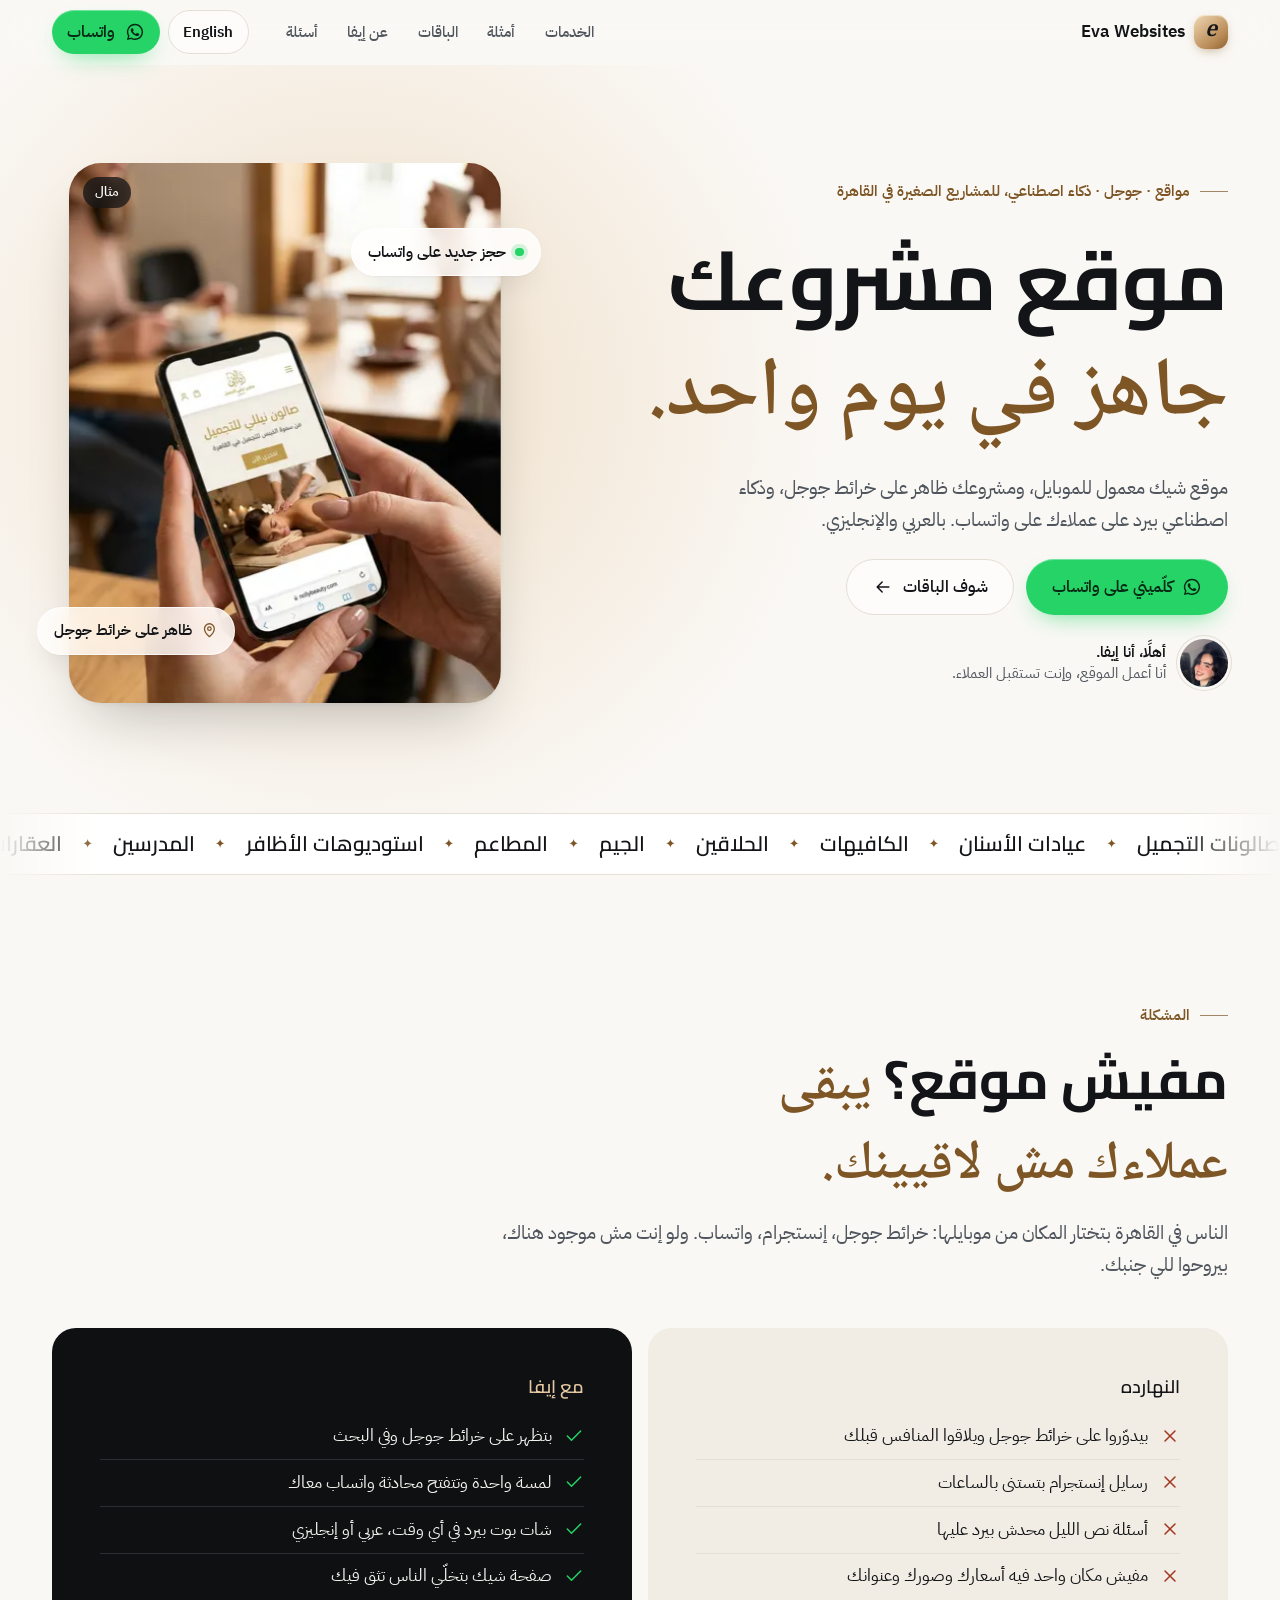
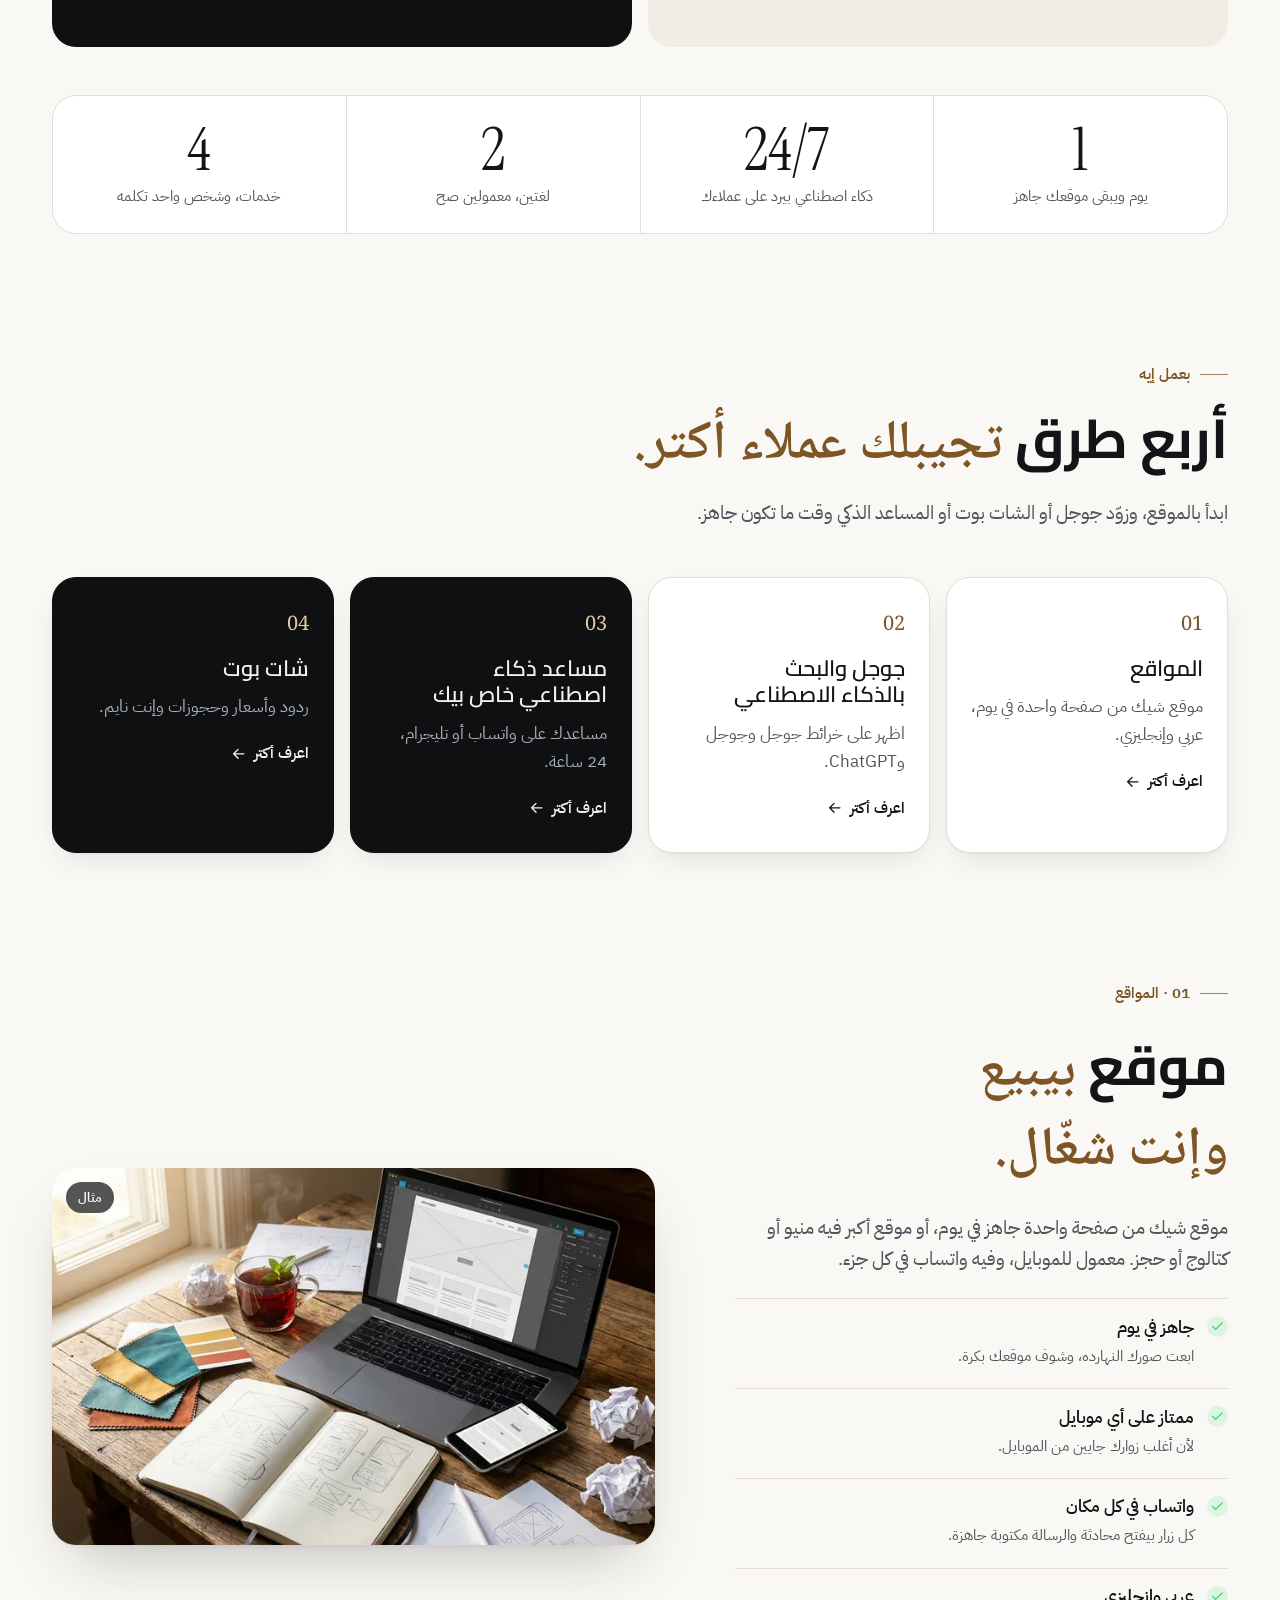
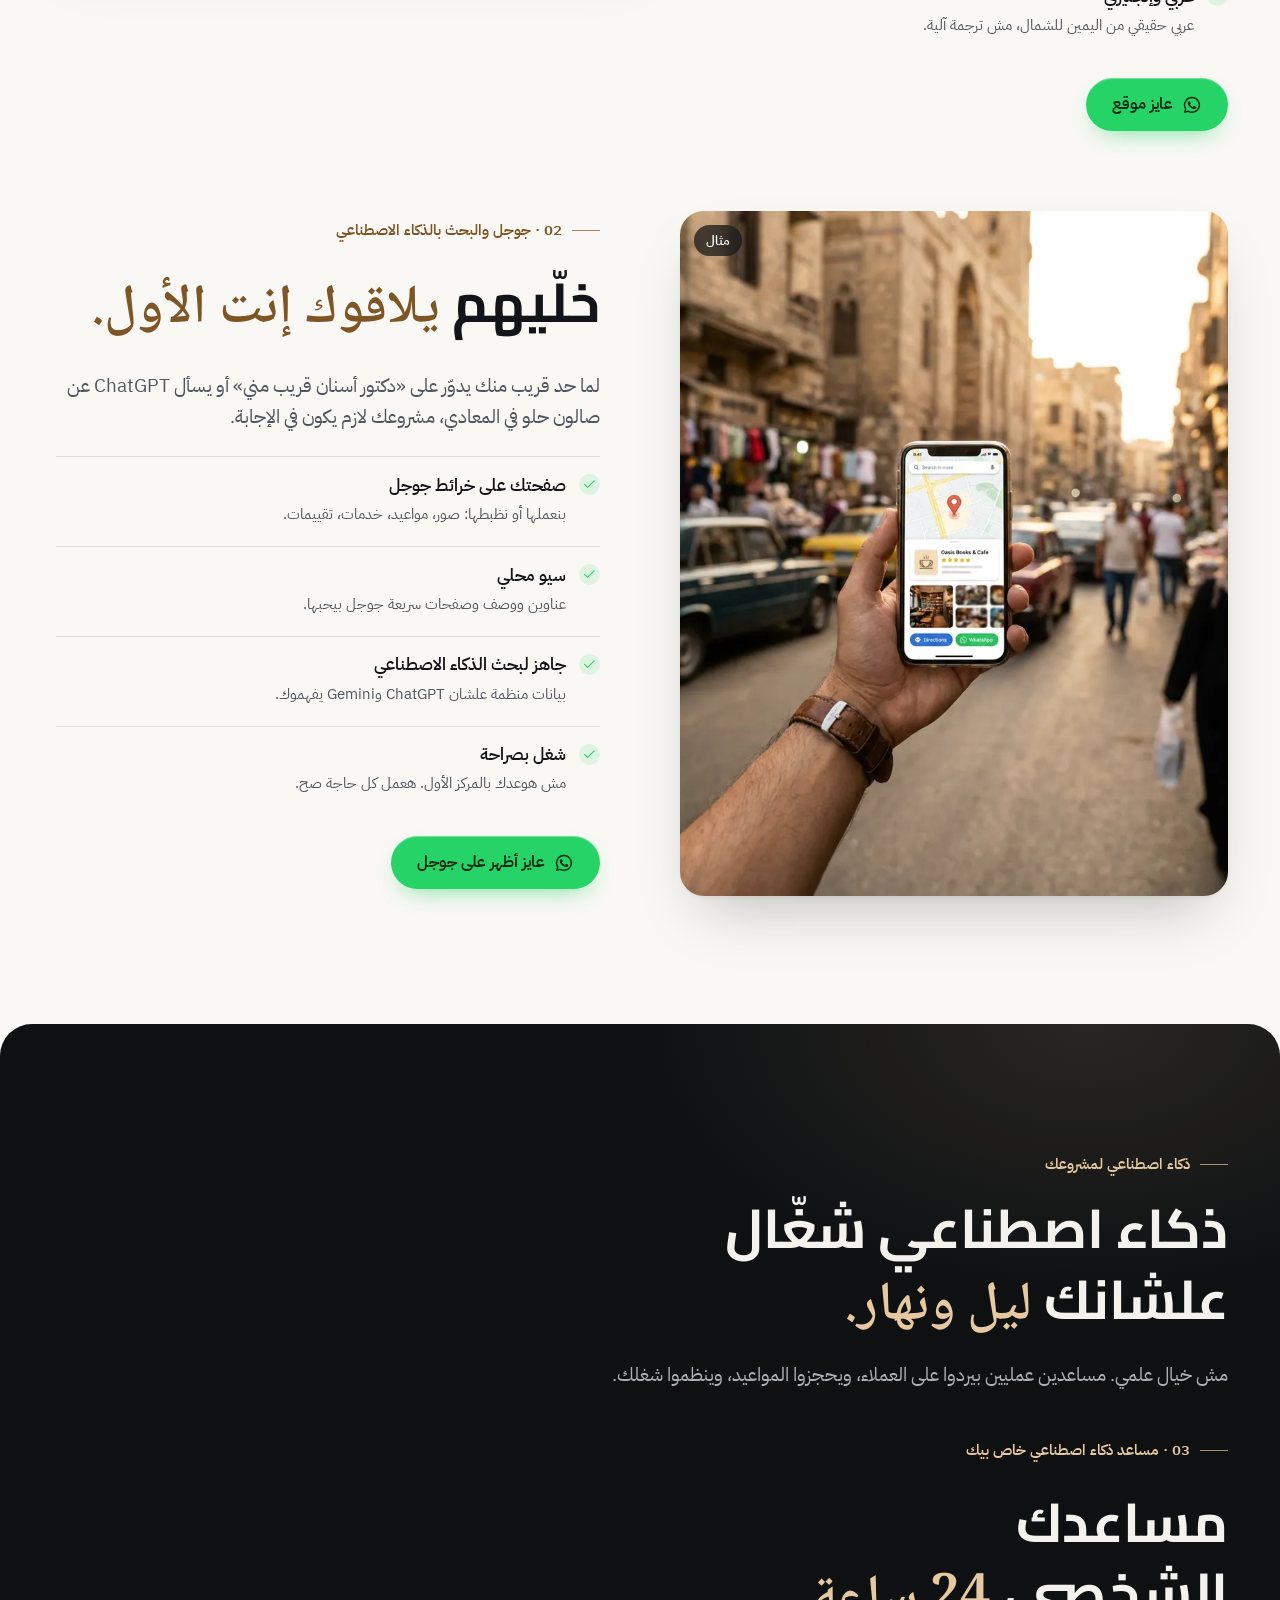
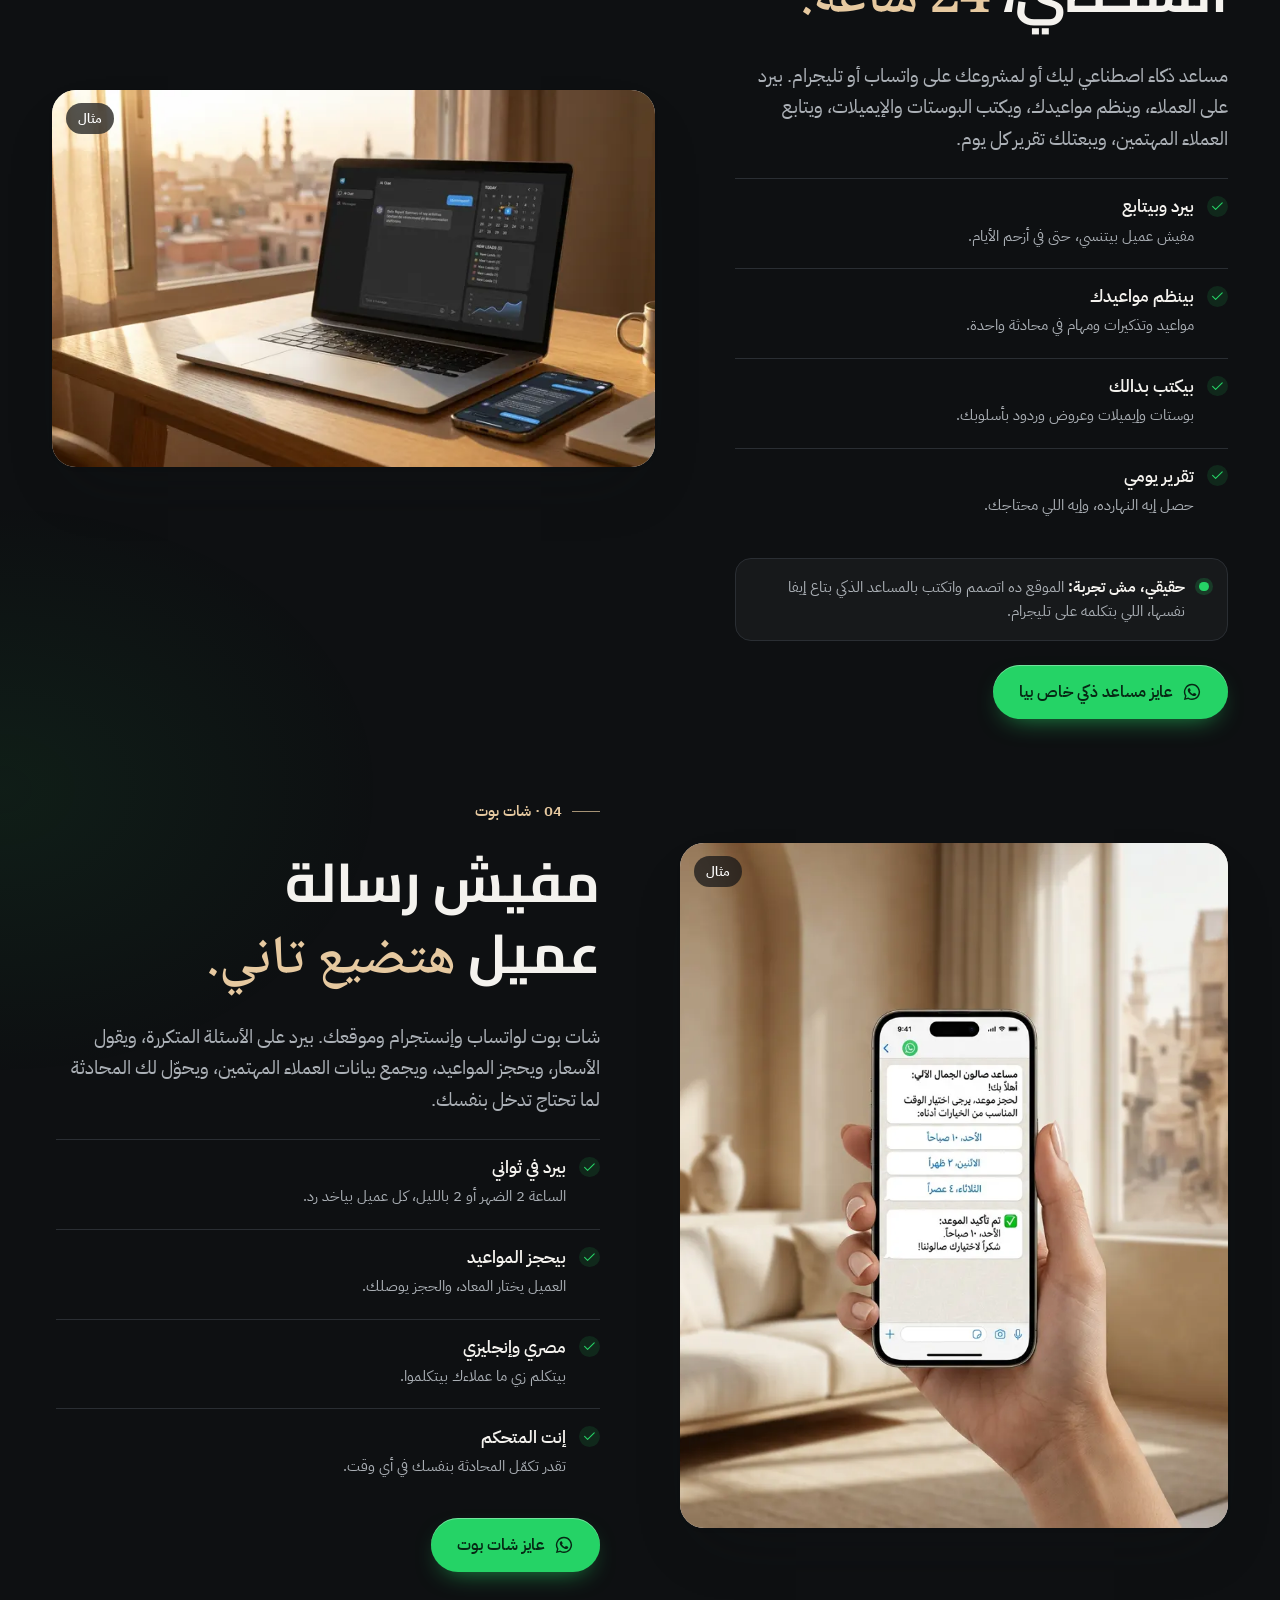
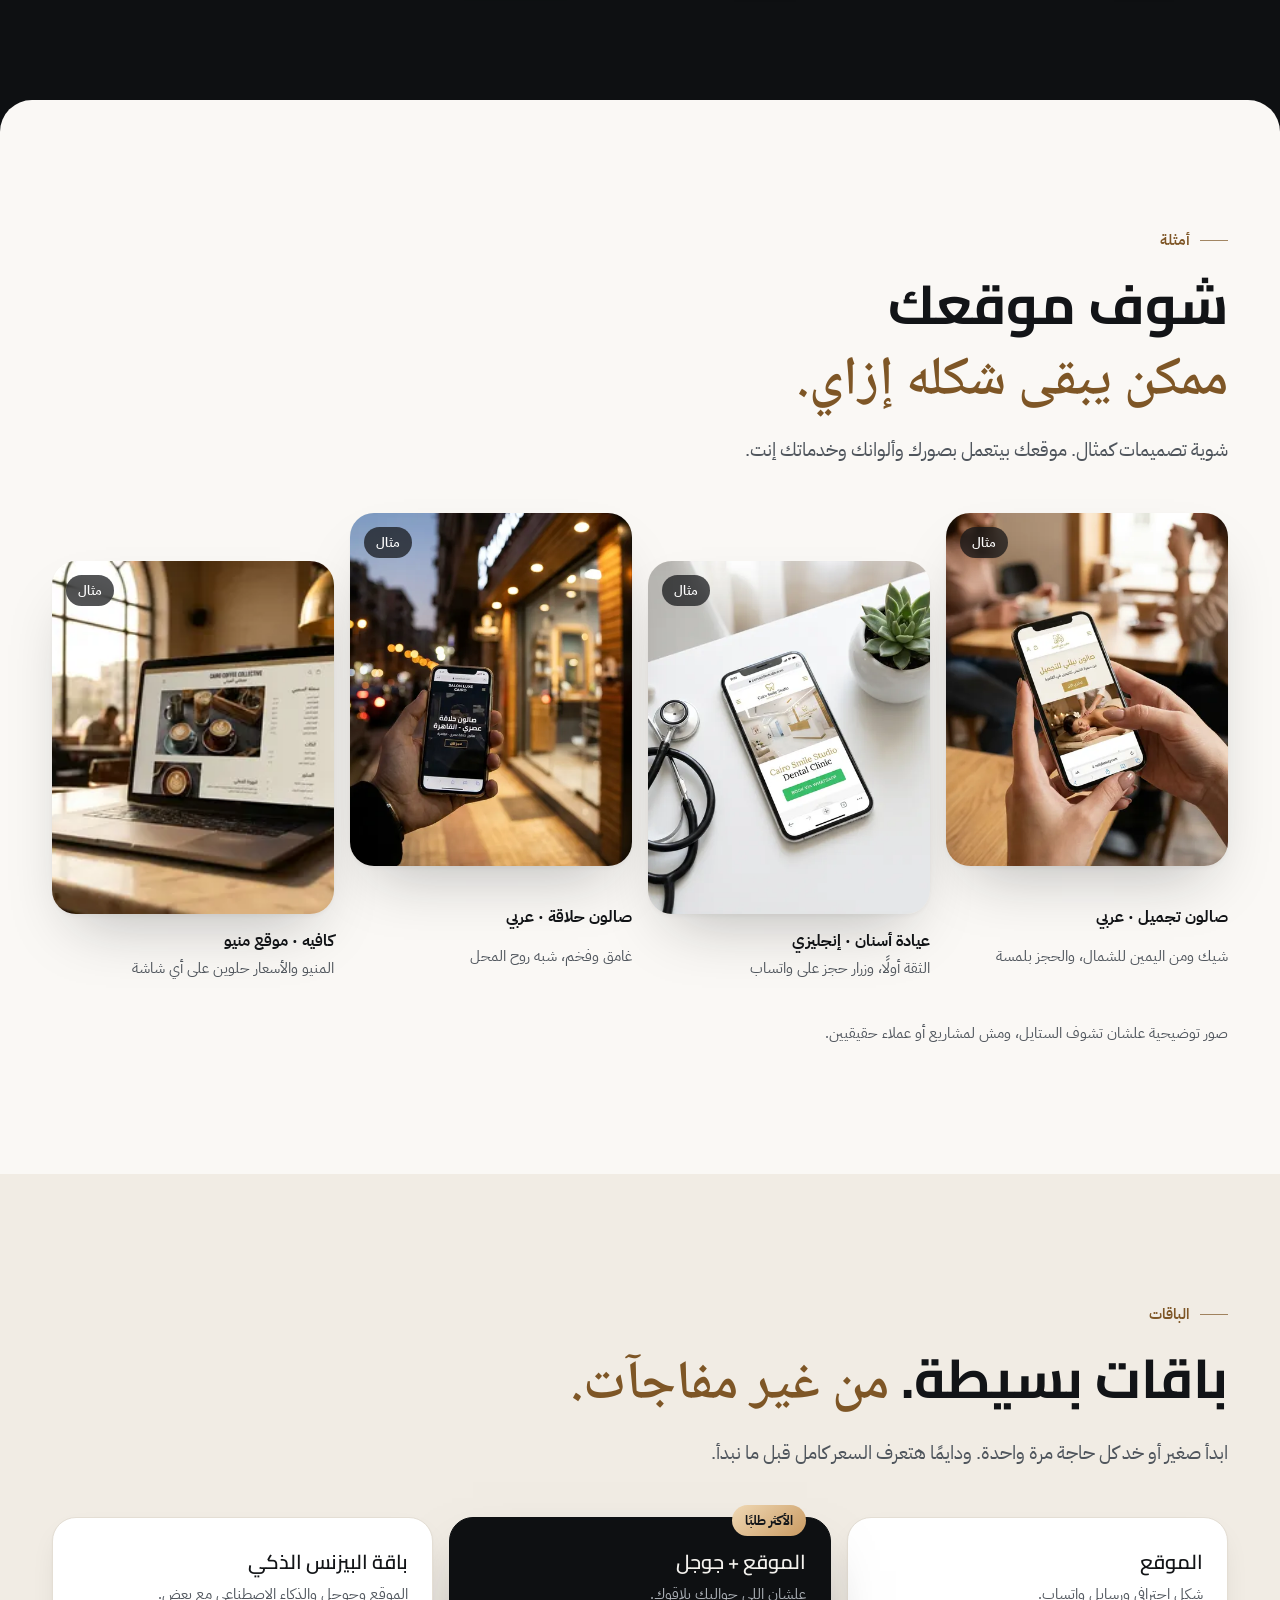
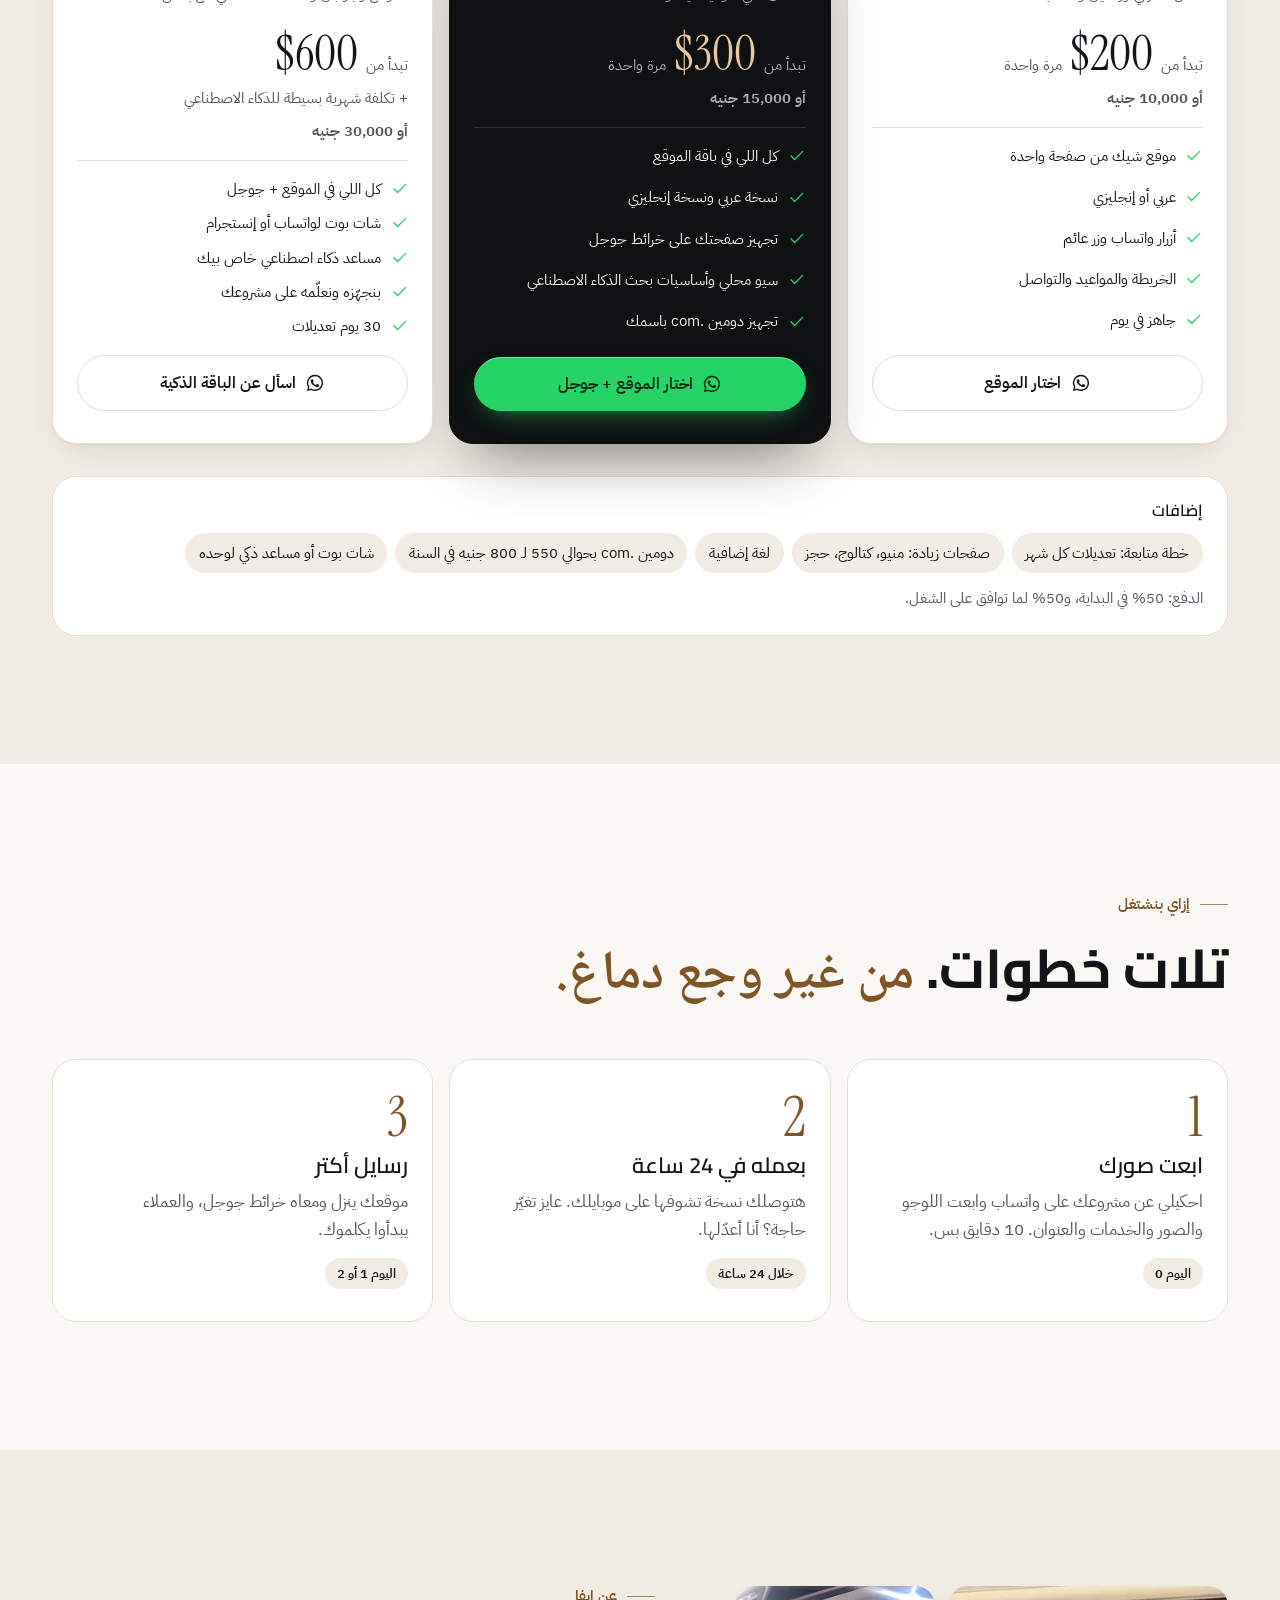
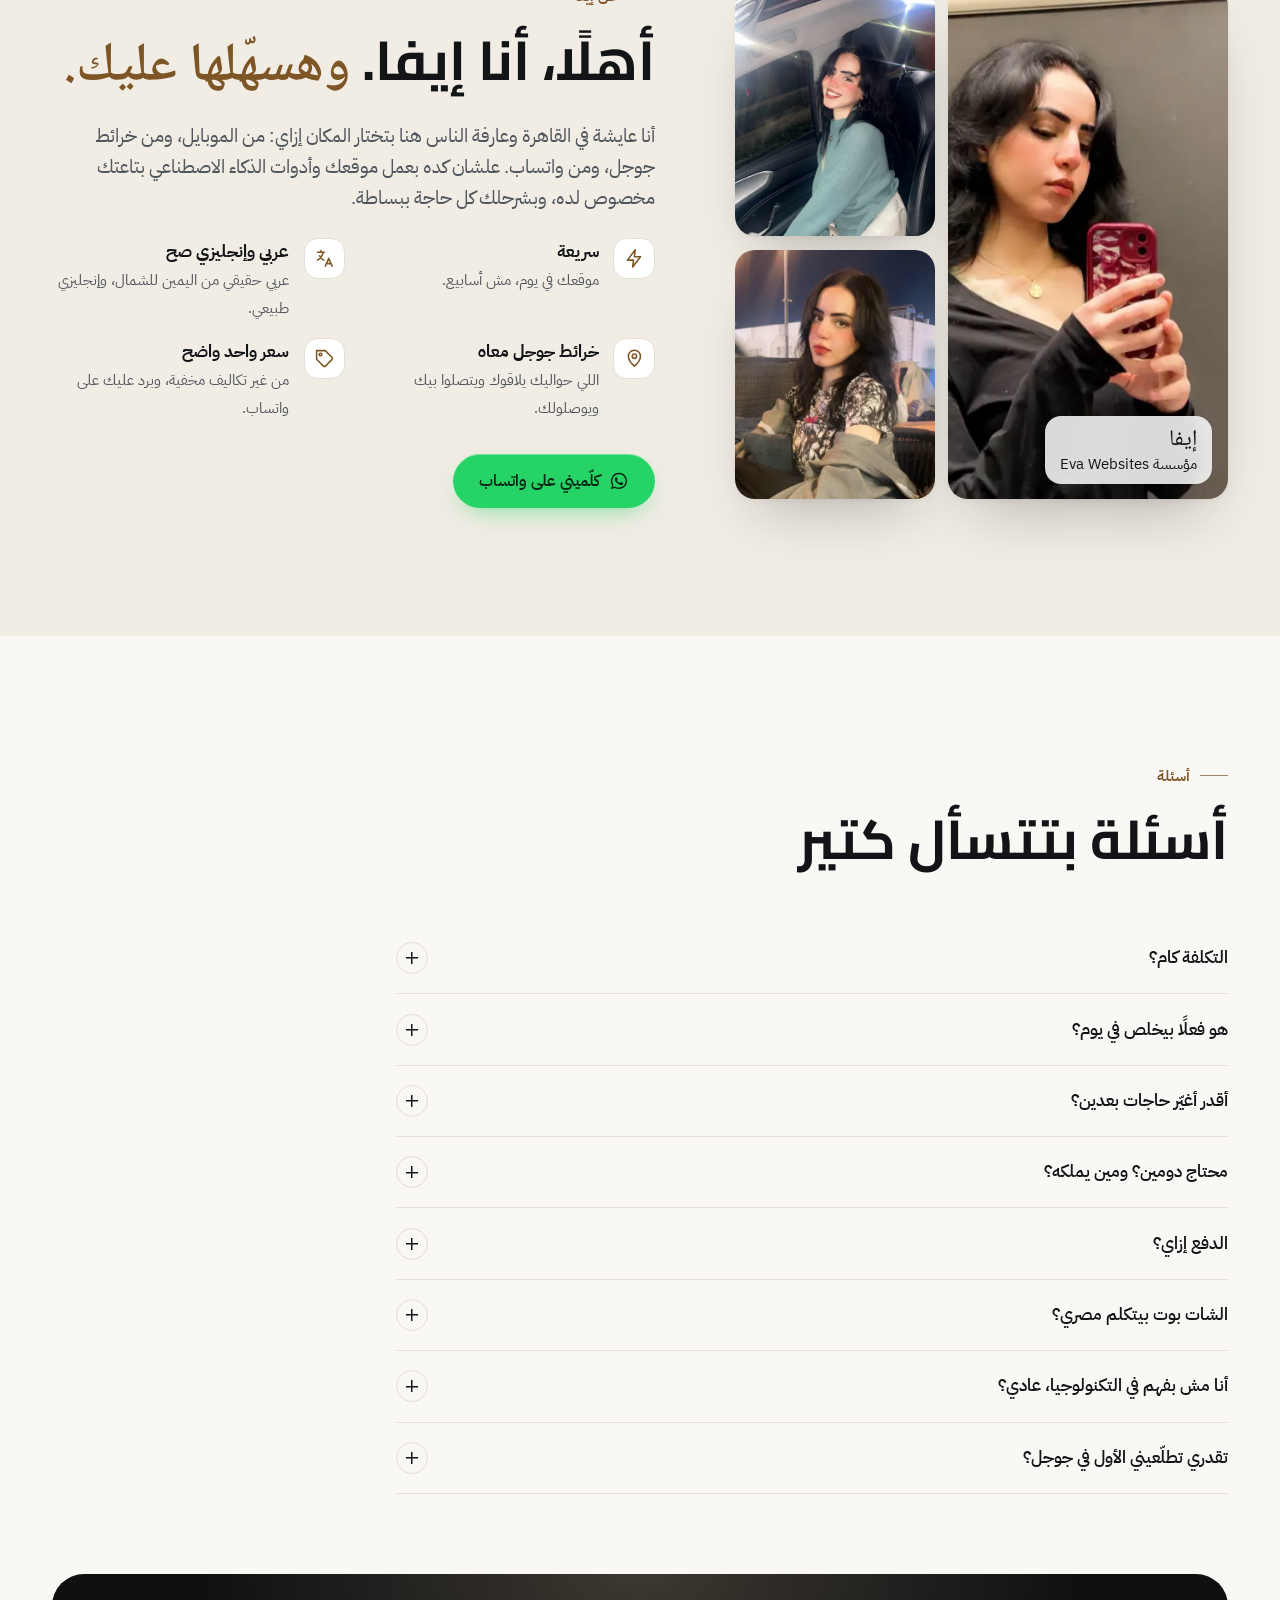
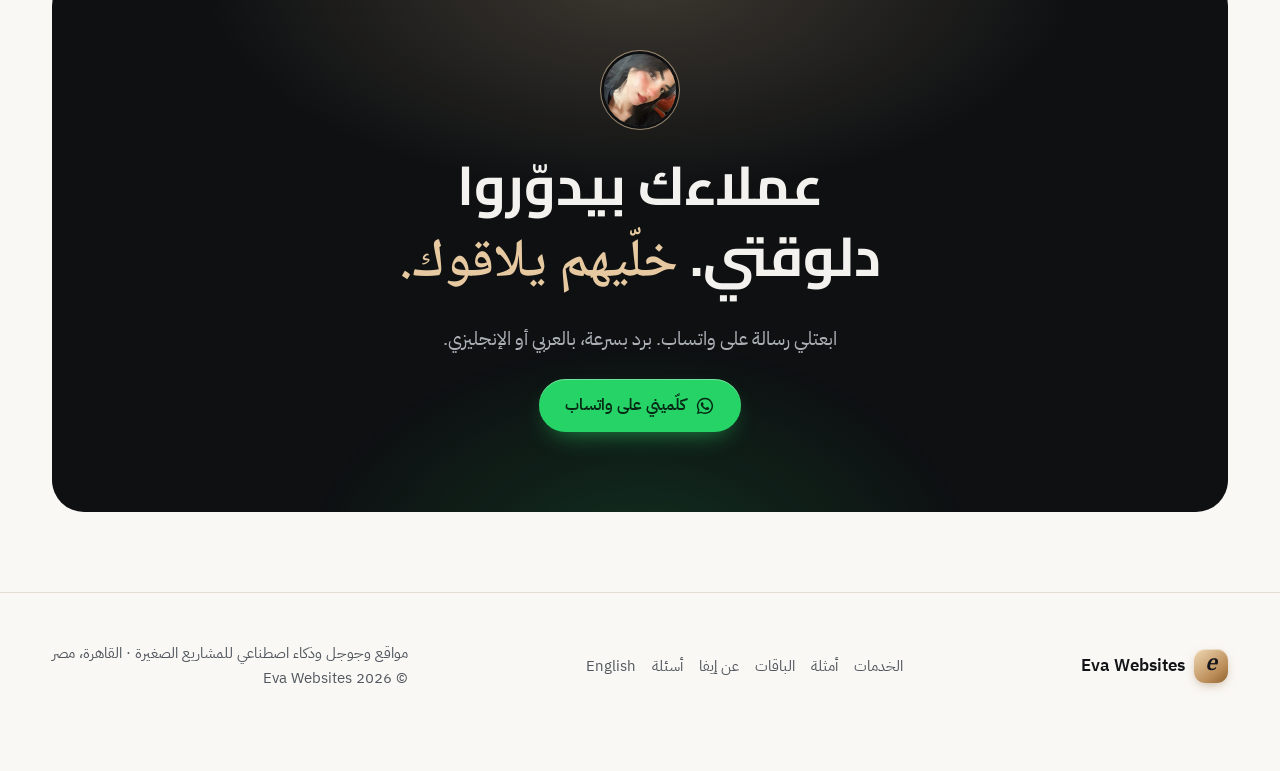
<file: ar/index.html>
<!doctype html>
<html lang="ar" dir="rtl">
<head>
<meta charset="utf-8">
<meta name="viewport" content="width=device-width,initial-scale=1,viewport-fit=cover">
<title>مواقع وجوجل وذكاء اصطناعي للمشاريع الصغيرة في القاهرة | Eva Websites</title>
<meta name="description" content="موقع احترافي جاهز في يوم، وظهور على خرائط جوجل والبحث، وشات بوت على واتساب، ومساعد ذكاء اصطناعي خاص بمشروعك. بالعربي والإنجليزي، في القاهرة.">
<meta name="theme-color" content="#FAF8F5">
<link rel="alternate" hreflang="en" href="https://evatharwat4-maker.github.io/eva-websites/"><link rel="alternate" hreflang="ar" href="https://evatharwat4-maker.github.io/eva-websites/ar/">
<link rel="canonical" href="https://evatharwat4-maker.github.io/eva-websites/ar/"><meta property="og:image" content="https://evatharwat4-maker.github.io/eva-websites/img/og.jpg">
<meta property="og:type" content="website"><meta property="og:title" content="مواقع وجوجل وذكاء اصطناعي للمشاريع الصغيرة في القاهرة | Eva Websites"><meta property="og:description" content="موقع احترافي جاهز في يوم، وظهور على خرائط جوجل والبحث، وشات بوت على واتساب، ومساعد ذكاء اصطناعي خاص بمشروعك. بالعربي والإنجليزي، في القاهرة.">
<link rel="icon" href="data:image/svg+xml,%3Csvg xmlns='http://www.w3.org/2000/svg' viewBox='0 0 32 32'%3E%3Crect width='32' height='32' rx='8' fill='%23C99A62'/%3E%3Ctext x='16' y='23' font-family='Georgia' font-style='italic' font-size='20' text-anchor='middle' fill='%2314161A'%3Ee%3C/text%3E%3C/svg%3E">
<link rel="preconnect" href="https://fonts.googleapis.com"><link rel="preconnect" href="https://fonts.gstatic.com" crossorigin>
<link rel="stylesheet" href="https://fonts.googleapis.com/css2?family=Cairo:wght@500;600;700;800&family=IBM+Plex+Sans+Arabic:wght@400;500;600;700&family=Noto+Naskh+Arabic:wght@500;600;700&family=Instrument+Serif&display=swap">
<link rel="stylesheet" href="../tokens.css"><link rel="stylesheet" href="../style.css">
<style>:root{--f-sans:"IBM Plex Sans Arabic",system-ui,sans-serif;--f-head:"Cairo",system-ui,sans-serif;--f-display:"Noto Naskh Arabic","Cairo",serif;--fs-h1:clamp(2.6rem,1.5rem + 4.6vw,5.25rem);--fs-h2:clamp(2rem,1.4rem + 2.6vw,3.4rem)}[dir=rtl] *{letter-spacing:0!important}[dir=rtl] h1,[dir=rtl] h2{line-height:1.3;font-weight:700}[dir=rtl] .hero h1{line-height:1.25}[dir=rtl] em.accent{font-weight:600;font-style:normal}[dir=rtl] .marquee li{font-family:var(--f-head);font-size:1.3rem;font-weight:600}[dir=rtl] .nums b,[dir=rtl] .pk .price b,[dir=rtl] .steps .n{font-family:"Instrument Serif",Georgia,serif}</style>
<script>document.documentElement.classList.add('js')</script>
<script type="application/ld+json">[{"@context": "https://schema.org", "@type": "ProfessionalService", "name": "Eva Websites", "description": "موقع احترافي جاهز في يوم، وظهور على خرائط جوجل والبحث، وشات بوت على واتساب، ومساعد ذكاء اصطناعي خاص بمشروعك. بالعربي والإنجليزي، في القاهرة.", "areaServed": {"@type": "City", "name": "Cairo"}, "address": {"@type": "PostalAddress", "addressLocality": "Cairo", "addressCountry": "EG"}, "knowsLanguage": ["ar", "en"], "url": "https://evatharwat4-maker.github.io/eva-websites/ar/"}, {"@context": "https://schema.org", "@type": "FAQPage", "mainEntity": [{"@type": "Question", "name": "التكلفة كام؟", "acceptedAnswer": {"@type": "Answer", "text": "شوف الباقات فوق. دايمًا هتعرف سعر واحد واضح قبل ما نبدأ، ومن غير مفاجآت بعدين."}}, {"@type": "Question", "name": "هو فعلًا بيخلص في يوم؟", "acceptedAnswer": {"@type": "Answer", "text": "أيوه، للموقع اللي من صفحة واحدة، بمجرد ما توصلني الصور والنصوص والتفاصيل. هتشوف نسخة خلال 24 ساعة، والموقع ينزل بعد موافقتك."}}, {"@type": "Question", "name": "أقدر أغيّر حاجات بعدين؟", "acceptedAnswer": {"@type": "Answer", "text": "أكيد. التعديلات البسيطة سهلة مع خطة المتابعة، أو اطلب تعديل مرة واحدة."}}, {"@type": "Question", "name": "محتاج دومين؟ ومين يملكه؟", "acceptedAnswer": {"@type": "Answer", "text": "الدومين .com بحوالي 10 لـ 15 دولار في السنة. إنت اللي بتدفعه علشان يفضل ملكك، وأنا بجهّز كل حاجة."}}, {"@type": "Question", "name": "الدفع إزاي؟", "acceptedAnswer": {"@type": "Answer", "text": "50% في البداية و50% لما توافق على الشغل، قبل ما ينزل."}}, {"@type": "Question", "name": "الشات بوت بيتكلم مصري؟", "acceptedAnswer": {"@type": "Answer", "text": "أيوه. بيرد بالمصري وبالإنجليزي، بأسعارك وخدماتك وأسلوبك. وتقدر تكمّل أي محادثة بنفسك."}}, {"@type": "Question", "name": "أنا مش بفهم في التكنولوجيا، عادي؟", "acceptedAnswer": {"@type": "Answer", "text": "عادي جدًا. إنت تبعت الصور وترد على كام سؤال على واتساب، وأنا أعمل الباقي وأشرحلك ببساطة."}}, {"@type": "Question", "name": "تقدري تطلّعيني الأول في جوجل؟", "acceptedAnswer": {"@type": "Answer", "text": "محدش يقدر يوعد بده بصدق. أنا بجهّز موقعك وصفحتك على خرائط جوجل بالطريقة الصح، علشان اللي حواليك يلاقوك."}}]}]</script>
</head>
<body>
<header class="top"><div class="wrap">
<a class="logo" href="#top" aria-label="Eva Websites"><span class="mark">e</span>Eva Websites</a>
<nav aria-label="Main"><a href="#services">الخدمات</a><a href="#examples">أمثلة</a><a href="#packages">الباقات</a><a href="#about">عن إيفا</a><a href="#faq">أسئلة</a></nav>
<div class="actions"><a class="lang" href="../" hreflang="en">English</a>
<a class="btn btn-wa" href="https://wa.me/201153628561?text=%D8%A3%D9%87%D9%84%D9%8B%D8%A7%20%D8%A5%D9%8A%D9%81%D8%A7%21%20%D8%B4%D9%81%D8%AA%20%D9%85%D9%88%D9%82%D8%B9%D9%83%20%D9%88%D8%B9%D8%A7%D9%8A%D8%B2%20%D8%A3%D8%AA%D9%83%D9%84%D9%85%20%D9%85%D8%B9%D8%A7%D9%83%D9%8A%20%D8%B9%D9%86%20%D9%85%D8%B4%D8%B1%D9%88%D8%B9%D9%8A." aria-label="WhatsApp"><svg viewBox="0 0 24 24" aria-hidden="true" fill="currentColor"><path d="M12 2.2a9.7 9.7 0 0 0-8.4 14.6L2.3 21.7l5-1.3A9.7 9.7 0 1 0 12 2.2Zm0 17.7a8 8 0 0 1-4.1-1.1l-.3-.2-3 .8.8-2.9-.2-.3A8 8 0 1 1 12 19.9Zm4.4-6c-.2-.1-1.4-.7-1.7-.8-.2-.1-.4-.1-.5.1l-.8 1c-.1.2-.3.2-.5.1a6.6 6.6 0 0 1-3.3-2.9c-.2-.4.2-.4.7-1.3.1-.2 0-.3 0-.4l-.8-1.8c-.2-.5-.4-.4-.5-.4h-.5a.9.9 0 0 0-.7.3 2.8 2.8 0 0 0-.9 2.1 4.9 4.9 0 0 0 1 2.6 11.2 11.2 0 0 0 4.3 3.8c1.6.7 2.2.7 3 .6a2.6 2.6 0 0 0 1.7-1.2 2.1 2.1 0 0 0 .2-1.2c-.1-.1-.3-.2-.5-.3Z"/></svg><span>واتساب</span></a>
<button class="menu-btn" popovertarget="menu" aria-label="القائمة"><svg viewBox="0 0 24 24" fill="none" stroke="currentColor" stroke-width="1.8" stroke-linecap="round" stroke-linejoin="round" aria-hidden="true"><path d="M4 7h16M4 12h16M4 17h16"/></svg></button></div>
</div><div id="menu" popover><a href="#services" onclick="this.closest('[popover]').hidePopover()">الخدمات</a><a href="#examples" onclick="this.closest('[popover]').hidePopover()">أمثلة</a><a href="#packages" onclick="this.closest('[popover]').hidePopover()">الباقات</a><a href="#about" onclick="this.closest('[popover]').hidePopover()">عن إيفا</a><a href="#faq" onclick="this.closest('[popover]').hidePopover()">أسئلة</a></div></header>

<main id="top">
<section class="hero"><div class="wrap">
<div class="hero-copy">
<span class="eyebrow rv">مواقع · جوجل · ذكاء اصطناعي، للمشاريع الصغيرة في القاهرة</span>
<h1 class="rv" style="--d:.08s">موقع مشروعك <em class="accent">جاهز في يوم واحد.</em></h1>
<p class="lead rv" style="--d:.16s">موقع شيك معمول للموبايل، ومشروعك ظاهر على خرائط جوجل، وذكاء اصطناعي بيرد على عملاءك على واتساب. بالعربي والإنجليزي.</p>
<div class="ctas rv" style="--d:.24s"><a class="btn btn-wa" href="https://wa.me/201153628561?text=%D8%A3%D9%87%D9%84%D9%8B%D8%A7%20%D8%A5%D9%8A%D9%81%D8%A7%21%20%D8%B4%D9%81%D8%AA%20%D9%85%D9%88%D9%82%D8%B9%D9%83%20%D9%88%D8%B9%D8%A7%D9%8A%D8%B2%20%D8%A3%D8%AA%D9%83%D9%84%D9%85%20%D9%85%D8%B9%D8%A7%D9%83%D9%8A%20%D8%B9%D9%86%20%D9%85%D8%B4%D8%B1%D9%88%D8%B9%D9%8A."><svg viewBox="0 0 24 24" aria-hidden="true" fill="currentColor"><path d="M12 2.2a9.7 9.7 0 0 0-8.4 14.6L2.3 21.7l5-1.3A9.7 9.7 0 1 0 12 2.2Zm0 17.7a8 8 0 0 1-4.1-1.1l-.3-.2-3 .8.8-2.9-.2-.3A8 8 0 1 1 12 19.9Zm4.4-6c-.2-.1-1.4-.7-1.7-.8-.2-.1-.4-.1-.5.1l-.8 1c-.1.2-.3.2-.5.1a6.6 6.6 0 0 1-3.3-2.9c-.2-.4.2-.4.7-1.3.1-.2 0-.3 0-.4l-.8-1.8c-.2-.5-.4-.4-.5-.4h-.5a.9.9 0 0 0-.7.3 2.8 2.8 0 0 0-.9 2.1 4.9 4.9 0 0 0 1 2.6 11.2 11.2 0 0 0 4.3 3.8c1.6.7 2.2.7 3 .6a2.6 2.6 0 0 0 1.7-1.2 2.1 2.1 0 0 0 .2-1.2c-.1-.1-.3-.2-.5-.3Z"/></svg>كلّميني على واتساب</a><a class="btn btn-ghost" href="#packages">شوف الباقات<svg viewBox="0 0 24 24" fill="none" stroke="currentColor" stroke-width="1.8" stroke-linecap="round" stroke-linejoin="round" aria-hidden="true" class="arrow"><path d="M5 12h14M13 6l6 6-6 6"/></svg></a></div>
<div class="hello rv" style="--d:.32s"><picture><source type="image/webp" srcset="../img/eva/avatar-120.webp 120w, ../img/eva/avatar-240.webp 240w" sizes="48px"><img src="../img/eva/avatar-240.jpg" srcset="../img/eva/avatar-120.jpg 120w, ../img/eva/avatar-240.jpg 240w" sizes="48px" width="240" height="240" loading="lazy" decoding="async" alt="إيفا، مؤسسة Eva Websites"></picture><p><b>أهلًا، أنا إيفا.</b>أنا أعمل الموقع، وإنت تستقبل العملاء.</p></div>
</div>
<div class="hero-visual rv" style="--d:.2s">
<span class="chip c1"><i></i>حجز جديد على واتساب</span>
<div class="hero-pic"><div data-par style="height:100%"><picture><source type="image/webp" srcset="../img/ex/salon-480.webp 480w, ../img/ex/salon-800.webp 800w" sizes="(min-width:900px) 27rem, 92vw"><img src="../img/ex/salon-800.jpg" srcset="../img/ex/salon-480.jpg 480w, ../img/ex/salon-800.jpg 800w" sizes="(min-width:900px) 27rem, 92vw" width="928" height="1152" fetchpriority="high" decoding="async" alt="موبايل عليه موقع صالون تجميل بالعربي كمثال"></picture></div><span class="badge">مثال</span></div>
<span class="chip c2"><svg viewBox="0 0 24 24" fill="none" stroke="currentColor" stroke-width="1.8" stroke-linecap="round" stroke-linejoin="round" aria-hidden="true"><path d="M12 21s-7-6.1-7-11.5a7 7 0 0 1 14 0C19 14.9 12 21 12 21Z"/><circle cx="12" cy="9.5" r="2.5"/></svg>ظاهر على خرائط جوجل</span>
</div>
</div></section>

<div class="marquee"><div class="track"><ul><li>صالونات التجميل</li><li>عيادات الأسنان</li><li>الكافيهات</li><li>الحلاقين</li><li>الجيم</li><li>المطاعم</li><li>استوديوهات الأظافر</li><li>المدرسين</li><li>العقارات</li><li>المرشدين السياحيين</li><li>محلات إنستجرام</li><li>العلاج الطبيعي</li></ul><ul aria-hidden="true"><li>صالونات التجميل</li><li>عيادات الأسنان</li><li>الكافيهات</li><li>الحلاقين</li><li>الجيم</li><li>المطاعم</li><li>استوديوهات الأظافر</li><li>المدرسين</li><li>العقارات</li><li>المرشدين السياحيين</li><li>محلات إنستجرام</li><li>العلاج الطبيعي</li></ul></div></div>

<section class="problem"><div class="wrap">
<div class="sec-head rv"><span class="eyebrow">المشكلة</span><h2>مفيش موقع؟ <em class="accent">يبقى عملاءك مش لاقيينك.</em></h2><p>الناس في القاهرة بتختار المكان من موبايلها: خرائط جوجل، إنستجرام، واتساب. ولو إنت مش موجود هناك، بيروحوا للي جنبك.</p></div>
<div class="ps">
<div class="ps-card ps-before rv"><h3>النهارده</h3><ul><li><svg viewBox="0 0 24 24" fill="none" stroke="currentColor" stroke-width="1.8" stroke-linecap="round" stroke-linejoin="round" aria-hidden="true"><path d="M18 6 6 18M6 6l12 12"/></svg><span>بيدوّروا على خرائط جوجل ويلاقوا المنافس قبلك</span></li><li><svg viewBox="0 0 24 24" fill="none" stroke="currentColor" stroke-width="1.8" stroke-linecap="round" stroke-linejoin="round" aria-hidden="true"><path d="M18 6 6 18M6 6l12 12"/></svg><span>رسايل إنستجرام بتستنى بالساعات</span></li><li><svg viewBox="0 0 24 24" fill="none" stroke="currentColor" stroke-width="1.8" stroke-linecap="round" stroke-linejoin="round" aria-hidden="true"><path d="M18 6 6 18M6 6l12 12"/></svg><span>أسئلة نص الليل محدش بيرد عليها</span></li><li><svg viewBox="0 0 24 24" fill="none" stroke="currentColor" stroke-width="1.8" stroke-linecap="round" stroke-linejoin="round" aria-hidden="true"><path d="M18 6 6 18M6 6l12 12"/></svg><span>مفيش مكان واحد فيه أسعارك وصورك وعنوانك</span></li></ul></div>
<div class="ps-card ps-after rv" style="--d:.1s"><h3>مع إيفا</h3><ul><li><svg viewBox="0 0 24 24" fill="none" stroke="currentColor" stroke-width="1.8" stroke-linecap="round" stroke-linejoin="round" aria-hidden="true"><path d="M20 6 9 17l-5-5"/></svg><span>بتظهر على خرائط جوجل وفي البحث</span></li><li><svg viewBox="0 0 24 24" fill="none" stroke="currentColor" stroke-width="1.8" stroke-linecap="round" stroke-linejoin="round" aria-hidden="true"><path d="M20 6 9 17l-5-5"/></svg><span>لمسة واحدة وتتفتح محادثة واتساب معاك</span></li><li><svg viewBox="0 0 24 24" fill="none" stroke="currentColor" stroke-width="1.8" stroke-linecap="round" stroke-linejoin="round" aria-hidden="true"><path d="M20 6 9 17l-5-5"/></svg><span>شات بوت بيرد في أي وقت، عربي أو إنجليزي</span></li><li><svg viewBox="0 0 24 24" fill="none" stroke="currentColor" stroke-width="1.8" stroke-linecap="round" stroke-linejoin="round" aria-hidden="true"><path d="M20 6 9 17l-5-5"/></svg><span>صفحة شيك بتخلّي الناس تثق فيك</span></li></ul></div>
</div>
<div class="nums rv"><div><b data-to="1" data-suf="">1</b><span>يوم ويبقى موقعك جاهز</span></div><div><b data-to="24" data-suf="/7">24/7</b><span>ذكاء اصطناعي بيرد على عملاءك</span></div><div><b data-to="2" data-suf="">2</b><span>لغتين، معمولين صح</span></div><div><b data-to="4" data-suf="">4</b><span>خدمات، وشخص واحد تكلمه</span></div></div>
</div></section>

<section id="services" style="padding-block-start:0"><div class="wrap">
<div class="sec-head rv"><span class="eyebrow">بعمل إيه</span><h2>أربع طرق <em class="accent">تجيبلك عملاء أكتر.</em></h2><p>ابدأ بالموقع، وزوّد جوجل أو الشات بوت أو المساعد الذكي وقت ما تكون جاهز.</p></div>
<div class="bento"><a class="tile rv" style="--d:0.00s" href="#web"><span class="num">01</span><h3>المواقع</h3><p>موقع شيك من صفحة واحدة في يوم، عربي وإنجليزي.</p><span class="go">اعرف أكتر<svg viewBox="0 0 24 24" fill="none" stroke="currentColor" stroke-width="1.8" stroke-linecap="round" stroke-linejoin="round" aria-hidden="true" class="arrow"><path d="M5 12h14M13 6l6 6-6 6"/></svg></span></a><a class="tile rv" style="--d:0.08s" href="#seo"><span class="num">02</span><h3>جوجل والبحث بالذكاء الاصطناعي</h3><p>اظهر على خرائط جوجل وجوجل وChatGPT.</p><span class="go">اعرف أكتر<svg viewBox="0 0 24 24" fill="none" stroke="currentColor" stroke-width="1.8" stroke-linecap="round" stroke-linejoin="round" aria-hidden="true" class="arrow"><path d="M5 12h14M13 6l6 6-6 6"/></svg></span></a><a class="tile dark rv" style="--d:0.16s" href="#agents"><span class="num">03</span><h3>مساعد ذكاء اصطناعي خاص بيك</h3><p>مساعدك على واتساب أو تليجرام، 24 ساعة.</p><span class="go">اعرف أكتر<svg viewBox="0 0 24 24" fill="none" stroke="currentColor" stroke-width="1.8" stroke-linecap="round" stroke-linejoin="round" aria-hidden="true" class="arrow"><path d="M5 12h14M13 6l6 6-6 6"/></svg></span></a><a class="tile dark rv" style="--d:0.24s" href="#chatbots"><span class="num">04</span><h3>شات بوت</h3><p>ردود وأسعار وحجوزات وإنت نايم.</p><span class="go">اعرف أكتر<svg viewBox="0 0 24 24" fill="none" stroke="currentColor" stroke-width="1.8" stroke-linecap="round" stroke-linejoin="round" aria-hidden="true" class="arrow"><path d="M5 12h14M13 6l6 6-6 6"/></svg></span></a></div>
</div></section>

<section class="chapters" style="padding-block-start:0"><div class="wrap"><div class="svc wide" id="web"><div class="svc-copy rv"><span class="eyebrow">01 · المواقع</span><h2>موقع <em class="accent">بيبيع وإنت شغّال.</em></h2><p class="tagline">موقع شيك من صفحة واحدة جاهز في يوم، أو موقع أكبر فيه منيو أو كتالوج أو حجز. معمول للموبايل، وفيه واتساب في كل جزء.</p><ul class="benefits"><li><svg viewBox="0 0 24 24" fill="none" stroke="currentColor" stroke-width="1.8" stroke-linecap="round" stroke-linejoin="round" aria-hidden="true"><path d="M20 6 9 17l-5-5"/></svg><div><b>جاهز في يوم</b><span>ابعت صورك النهارده، وشوف موقعك بكرة.</span></div></li><li><svg viewBox="0 0 24 24" fill="none" stroke="currentColor" stroke-width="1.8" stroke-linecap="round" stroke-linejoin="round" aria-hidden="true"><path d="M20 6 9 17l-5-5"/></svg><div><b>ممتاز على أي موبايل</b><span>لأن أغلب زوارك جايين من الموبايل.</span></div></li><li><svg viewBox="0 0 24 24" fill="none" stroke="currentColor" stroke-width="1.8" stroke-linecap="round" stroke-linejoin="round" aria-hidden="true"><path d="M20 6 9 17l-5-5"/></svg><div><b>واتساب في كل مكان</b><span>كل زرار بيفتح محادثة والرسالة مكتوبة جاهزة.</span></div></li><li><svg viewBox="0 0 24 24" fill="none" stroke="currentColor" stroke-width="1.8" stroke-linecap="round" stroke-linejoin="round" aria-hidden="true"><path d="M20 6 9 17l-5-5"/></svg><div><b>عربي وإنجليزي</b><span>عربي حقيقي من اليمين للشمال، مش ترجمة آلية.</span></div></li></ul><a class="btn btn-wa" href="https://wa.me/201153628561?text=%D8%A3%D9%87%D9%84%D9%8B%D8%A7%20%D8%A5%D9%8A%D9%81%D8%A7%21%20%D8%B9%D8%A7%D9%8A%D8%B2%20%D9%85%D9%88%D9%82%D8%B9%20%D9%84%D9%85%D8%B4%D8%B1%D9%88%D8%B9%D9%8A."><svg viewBox="0 0 24 24" aria-hidden="true" fill="currentColor"><path d="M12 2.2a9.7 9.7 0 0 0-8.4 14.6L2.3 21.7l5-1.3A9.7 9.7 0 1 0 12 2.2Zm0 17.7a8 8 0 0 1-4.1-1.1l-.3-.2-3 .8.8-2.9-.2-.3A8 8 0 1 1 12 19.9Zm4.4-6c-.2-.1-1.4-.7-1.7-.8-.2-.1-.4-.1-.5.1l-.8 1c-.1.2-.3.2-.5.1a6.6 6.6 0 0 1-3.3-2.9c-.2-.4.2-.4.7-1.3.1-.2 0-.3 0-.4l-.8-1.8c-.2-.5-.4-.4-.5-.4h-.5a.9.9 0 0 0-.7.3 2.8 2.8 0 0 0-.9 2.1 4.9 4.9 0 0 0 1 2.6 11.2 11.2 0 0 0 4.3 3.8c1.6.7 2.2.7 3 .6a2.6 2.6 0 0 0 1.7-1.2 2.1 2.1 0 0 0 .2-1.2c-.1-.1-.3-.2-.5-.3Z"/></svg>عايز موقع</a></div><div class="svc-visual rv" style="--d:.12s"><div class="frame p169"><picture><source type="image/webp" srcset="../img/ex/escritorio-480.webp 480w, ../img/ex/escritorio-800.webp 800w, ../img/ex/escritorio-1200.webp 1200w" sizes="(min-width:900px) 38rem, 92vw"><img src="../img/ex/escritorio-1200.jpg" srcset="../img/ex/escritorio-480.jpg 480w, ../img/ex/escritorio-800.jpg 800w, ../img/ex/escritorio-1200.jpg 1200w" sizes="(min-width:900px) 38rem, 92vw" width="1376" height="768" loading="lazy" decoding="async" alt="مكتب مصممة عليه لابتوب بتصميم موقع وموبايل بيعرض الموقع"></picture><span class="badge">مثال</span></div></div></div><div class="svc flip" id="seo"><div class="svc-copy rv"><span class="eyebrow">02 · جوجل والبحث بالذكاء الاصطناعي</span><h2>خلّيهم <em class="accent">يلاقوك إنت الأول.</em></h2><p class="tagline">لما حد قريب منك يدوّر على «دكتور أسنان قريب مني» أو يسأل ChatGPT عن صالون حلو في المعادي، مشروعك لازم يكون في الإجابة.</p><ul class="benefits"><li><svg viewBox="0 0 24 24" fill="none" stroke="currentColor" stroke-width="1.8" stroke-linecap="round" stroke-linejoin="round" aria-hidden="true"><path d="M20 6 9 17l-5-5"/></svg><div><b>صفحتك على خرائط جوجل</b><span>بنعملها أو نظبطها: صور، مواعيد، خدمات، تقييمات.</span></div></li><li><svg viewBox="0 0 24 24" fill="none" stroke="currentColor" stroke-width="1.8" stroke-linecap="round" stroke-linejoin="round" aria-hidden="true"><path d="M20 6 9 17l-5-5"/></svg><div><b>سيو محلي</b><span>عناوين ووصف وصفحات سريعة جوجل بيحبها.</span></div></li><li><svg viewBox="0 0 24 24" fill="none" stroke="currentColor" stroke-width="1.8" stroke-linecap="round" stroke-linejoin="round" aria-hidden="true"><path d="M20 6 9 17l-5-5"/></svg><div><b>جاهز لبحث الذكاء الاصطناعي</b><span>بيانات منظمة علشان ChatGPT وGemini يفهموك.</span></div></li><li><svg viewBox="0 0 24 24" fill="none" stroke="currentColor" stroke-width="1.8" stroke-linecap="round" stroke-linejoin="round" aria-hidden="true"><path d="M20 6 9 17l-5-5"/></svg><div><b>شغل بصراحة</b><span>مش هوعدك بالمركز الأول. هعمل كل حاجة صح.</span></div></li></ul><a class="btn btn-wa" href="https://wa.me/201153628561?text=%D8%A3%D9%87%D9%84%D9%8B%D8%A7%20%D8%A5%D9%8A%D9%81%D8%A7%21%20%D8%B9%D8%A7%D9%8A%D8%B2%20%D9%85%D8%B4%D8%B1%D9%88%D8%B9%D9%8A%20%D9%8A%D8%B8%D9%87%D8%B1%20%D8%B9%D9%84%D9%89%20%D8%AC%D9%88%D8%AC%D9%84%20%D9%88%D8%AE%D8%B1%D8%A7%D8%A6%D8%B7%20%D8%AC%D9%88%D8%AC%D9%84."><svg viewBox="0 0 24 24" aria-hidden="true" fill="currentColor"><path d="M12 2.2a9.7 9.7 0 0 0-8.4 14.6L2.3 21.7l5-1.3A9.7 9.7 0 1 0 12 2.2Zm0 17.7a8 8 0 0 1-4.1-1.1l-.3-.2-3 .8.8-2.9-.2-.3A8 8 0 1 1 12 19.9Zm4.4-6c-.2-.1-1.4-.7-1.7-.8-.2-.1-.4-.1-.5.1l-.8 1c-.1.2-.3.2-.5.1a6.6 6.6 0 0 1-3.3-2.9c-.2-.4.2-.4.7-1.3.1-.2 0-.3 0-.4l-.8-1.8c-.2-.5-.4-.4-.5-.4h-.5a.9.9 0 0 0-.7.3 2.8 2.8 0 0 0-.9 2.1 4.9 4.9 0 0 0 1 2.6 11.2 11.2 0 0 0 4.3 3.8c1.6.7 2.2.7 3 .6a2.6 2.6 0 0 0 1.7-1.2 2.1 2.1 0 0 0 .2-1.2c-.1-.1-.3-.2-.5-.3Z"/></svg>عايز أظهر على جوجل</a></div><div class="svc-visual rv" style="--d:.12s"><div class="frame p45"><picture><source type="image/webp" srcset="../img/ex/seo-480.webp 480w, ../img/ex/seo-800.webp 800w" sizes="(min-width:900px) 38rem, 92vw"><img src="../img/ex/seo-800.jpg" srcset="../img/ex/seo-480.jpg 480w, ../img/ex/seo-800.jpg 800w" sizes="(min-width:900px) 38rem, 92vw" width="928" height="1152" loading="lazy" decoding="async" alt="إيد ماسكة موبايل في شارع في القاهرة عليه مشروع كمثال على تطبيق خرائط"></picture><span class="badge">مثال</span></div></div></div></div></section>

<section class="night" id="ai"><div class="wrap">
<div class="sec-head rv"><span class="eyebrow">ذكاء اصطناعي لمشروعك</span><h2>ذكاء اصطناعي شغّال علشانك <em class="accent">ليل ونهار.</em></h2><p>مش خيال علمي. مساعدين عمليين بيردوا على العملاء، ويحجزوا المواعيد، وينظموا شغلك.</p></div>
<div class="svc wide" id="agents"><div class="svc-copy rv"><span class="eyebrow">03 · مساعد ذكاء اصطناعي خاص بيك</span><h2>مساعدك الشخصي، <em class="accent">24 ساعة.</em></h2><p class="tagline">مساعد ذكاء اصطناعي ليك أو لمشروعك على واتساب أو تليجرام. بيرد على العملاء، وينظم مواعيدك، ويكتب البوستات والإيميلات، ويتابع العملاء المهتمين، ويبعتلك تقرير كل يوم.</p><ul class="benefits"><li><svg viewBox="0 0 24 24" fill="none" stroke="currentColor" stroke-width="1.8" stroke-linecap="round" stroke-linejoin="round" aria-hidden="true"><path d="M20 6 9 17l-5-5"/></svg><div><b>بيرد وبيتابع</b><span>مفيش عميل بيتنسي، حتى في أزحم الأيام.</span></div></li><li><svg viewBox="0 0 24 24" fill="none" stroke="currentColor" stroke-width="1.8" stroke-linecap="round" stroke-linejoin="round" aria-hidden="true"><path d="M20 6 9 17l-5-5"/></svg><div><b>بينظم مواعيدك</b><span>مواعيد وتذكيرات ومهام في محادثة واحدة.</span></div></li><li><svg viewBox="0 0 24 24" fill="none" stroke="currentColor" stroke-width="1.8" stroke-linecap="round" stroke-linejoin="round" aria-hidden="true"><path d="M20 6 9 17l-5-5"/></svg><div><b>بيكتب بدالك</b><span>بوستات وإيميلات وعروض وردود بأسلوبك.</span></div></li><li><svg viewBox="0 0 24 24" fill="none" stroke="currentColor" stroke-width="1.8" stroke-linecap="round" stroke-linejoin="round" aria-hidden="true"><path d="M20 6 9 17l-5-5"/></svg><div><b>تقرير يومي</b><span>حصل إيه النهارده، وإيه اللي محتاجك.</span></div></li></ul><p class="proof"><span class="dot"></span><span><b>حقيقي، مش تجربة:</b> الموقع ده اتصمم واتكتب بالمساعد الذكي بتاع إيفا نفسها، اللي بتكلمه على تليجرام.</span></p><a class="btn btn-wa" href="https://wa.me/201153628561?text=%D8%A3%D9%87%D9%84%D9%8B%D8%A7%20%D8%A5%D9%8A%D9%81%D8%A7%21%20%D8%B9%D8%A7%D9%8A%D8%B2%20%D9%85%D8%B3%D8%A7%D8%B9%D8%AF%20%D8%B0%D9%83%D8%A7%D8%A1%20%D8%A7%D8%B5%D8%B7%D9%86%D8%A7%D8%B9%D9%8A%20%D9%84%D9%85%D8%B4%D8%B1%D9%88%D8%B9%D9%8A."><svg viewBox="0 0 24 24" aria-hidden="true" fill="currentColor"><path d="M12 2.2a9.7 9.7 0 0 0-8.4 14.6L2.3 21.7l5-1.3A9.7 9.7 0 1 0 12 2.2Zm0 17.7a8 8 0 0 1-4.1-1.1l-.3-.2-3 .8.8-2.9-.2-.3A8 8 0 1 1 12 19.9Zm4.4-6c-.2-.1-1.4-.7-1.7-.8-.2-.1-.4-.1-.5.1l-.8 1c-.1.2-.3.2-.5.1a6.6 6.6 0 0 1-3.3-2.9c-.2-.4.2-.4.7-1.3.1-.2 0-.3 0-.4l-.8-1.8c-.2-.5-.4-.4-.5-.4h-.5a.9.9 0 0 0-.7.3 2.8 2.8 0 0 0-.9 2.1 4.9 4.9 0 0 0 1 2.6 11.2 11.2 0 0 0 4.3 3.8c1.6.7 2.2.7 3 .6a2.6 2.6 0 0 0 1.7-1.2 2.1 2.1 0 0 0 .2-1.2c-.1-.1-.3-.2-.5-.3Z"/></svg>عايز مساعد ذكي خاص بيا</a></div><div class="svc-visual rv" style="--d:.12s"><div class="frame p169"><picture><source type="image/webp" srcset="../img/ex/agente-480.webp 480w, ../img/ex/agente-800.webp 800w, ../img/ex/agente-1200.webp 1200w" sizes="(min-width:900px) 38rem, 92vw"><img src="../img/ex/agente-1200.jpg" srcset="../img/ex/agente-480.jpg 480w, ../img/ex/agente-800.jpg 800w, ../img/ex/agente-1200.jpg 1200w" sizes="(min-width:900px) 38rem, 92vw" width="1376" height="768" loading="lazy" decoding="async" alt="لابتوب جنب شباك بيطل على القاهرة عليه لوحة مساعد ذكاء اصطناعي كمثال"></picture><span class="badge">مثال</span></div></div></div><div class="svc flip" id="chatbots"><div class="svc-copy rv"><span class="eyebrow">04 · شات بوت</span><h2>مفيش رسالة عميل <em class="accent">هتضيع تاني.</em></h2><p class="tagline">شات بوت لواتساب وإنستجرام وموقعك. بيرد على الأسئلة المتكررة، ويقول الأسعار، ويحجز المواعيد، ويجمع بيانات العملاء المهتمين، ويحوّل لك المحادثة لما تحتاج تدخل بنفسك.</p><ul class="benefits"><li><svg viewBox="0 0 24 24" fill="none" stroke="currentColor" stroke-width="1.8" stroke-linecap="round" stroke-linejoin="round" aria-hidden="true"><path d="M20 6 9 17l-5-5"/></svg><div><b>بيرد في ثواني</b><span>الساعة 2 الضهر أو 2 بالليل، كل عميل بياخد رد.</span></div></li><li><svg viewBox="0 0 24 24" fill="none" stroke="currentColor" stroke-width="1.8" stroke-linecap="round" stroke-linejoin="round" aria-hidden="true"><path d="M20 6 9 17l-5-5"/></svg><div><b>بيحجز المواعيد</b><span>العميل يختار المعاد، والحجز يوصلك.</span></div></li><li><svg viewBox="0 0 24 24" fill="none" stroke="currentColor" stroke-width="1.8" stroke-linecap="round" stroke-linejoin="round" aria-hidden="true"><path d="M20 6 9 17l-5-5"/></svg><div><b>مصري وإنجليزي</b><span>بيتكلم زي ما عملاءك بيتكلموا.</span></div></li><li><svg viewBox="0 0 24 24" fill="none" stroke="currentColor" stroke-width="1.8" stroke-linecap="round" stroke-linejoin="round" aria-hidden="true"><path d="M20 6 9 17l-5-5"/></svg><div><b>إنت المتحكم</b><span>تقدر تكمّل المحادثة بنفسك في أي وقت.</span></div></li></ul><a class="btn btn-wa" href="https://wa.me/201153628561?text=%D8%A3%D9%87%D9%84%D9%8B%D8%A7%20%D8%A5%D9%8A%D9%81%D8%A7%21%20%D8%B9%D8%A7%D9%8A%D8%B2%20%D8%B4%D8%A7%D8%AA%20%D8%A8%D9%88%D8%AA%20%D9%84%D9%84%D9%88%D8%A7%D8%AA%D8%B3%D8%A7%D8%A8%20%D8%A3%D9%88%20%D8%A7%D9%84%D8%A5%D9%86%D8%B3%D8%AA%D8%AC%D8%B1%D8%A7%D9%85%20%D8%A8%D8%AA%D8%A7%D8%B9%D9%8A."><svg viewBox="0 0 24 24" aria-hidden="true" fill="currentColor"><path d="M12 2.2a9.7 9.7 0 0 0-8.4 14.6L2.3 21.7l5-1.3A9.7 9.7 0 1 0 12 2.2Zm0 17.7a8 8 0 0 1-4.1-1.1l-.3-.2-3 .8.8-2.9-.2-.3A8 8 0 1 1 12 19.9Zm4.4-6c-.2-.1-1.4-.7-1.7-.8-.2-.1-.4-.1-.5.1l-.8 1c-.1.2-.3.2-.5.1a6.6 6.6 0 0 1-3.3-2.9c-.2-.4.2-.4.7-1.3.1-.2 0-.3 0-.4l-.8-1.8c-.2-.5-.4-.4-.5-.4h-.5a.9.9 0 0 0-.7.3 2.8 2.8 0 0 0-.9 2.1 4.9 4.9 0 0 0 1 2.6 11.2 11.2 0 0 0 4.3 3.8c1.6.7 2.2.7 3 .6a2.6 2.6 0 0 0 1.7-1.2 2.1 2.1 0 0 0 .2-1.2c-.1-.1-.3-.2-.5-.3Z"/></svg>عايز شات بوت</a></div><div class="svc-visual rv" style="--d:.12s"><div class="frame p45"><picture><source type="image/webp" srcset="../img/ex/chatbot-480.webp 480w, ../img/ex/chatbot-800.webp 800w" sizes="(min-width:900px) 38rem, 92vw"><img src="../img/ex/chatbot-800.jpg" srcset="../img/ex/chatbot-480.jpg 480w, ../img/ex/chatbot-800.jpg 800w" sizes="(min-width:900px) 38rem, 92vw" width="928" height="1152" loading="lazy" decoding="async" alt="إيد ماسكة موبايل عليه محادثة واتساب بالعربي فيها بوت بيحجز معاد في صالون كمثال"></picture><span class="badge">مثال</span></div></div></div>
</div></section>

<div class="after-night"><div class="inner">
<section id="examples"><div class="wrap">
<div class="sec-head rv"><span class="eyebrow">أمثلة</span><h2>شوف موقعك <em class="accent">ممكن يبقى شكله إزاي.</em></h2><p>شوية تصميمات كمثال. موقعك بيتعمل بصورك وألوانك وخدماتك إنت.</p></div>
<div class="gal"><figure class="rv" style="--d:0.00s"><div class="frame p45"><picture><source type="image/webp" srcset="../img/ex/salon-480.webp 480w, ../img/ex/salon-800.webp 800w" sizes="(min-width:900px) 17rem, 78vw"><img src="../img/ex/salon-800.jpg" srcset="../img/ex/salon-480.jpg 480w, ../img/ex/salon-800.jpg 800w" sizes="(min-width:900px) 17rem, 78vw" width="928" height="1152" loading="lazy" decoding="async" alt="موبايل عليه موقع صالون تجميل بالعربي كمثال"></picture><span class="badge">مثال</span></div><figcaption><b>صالون تجميل · عربي</b>شيك ومن اليمين للشمال، والحجز بلمسة</figcaption></figure><figure class="rv" style="--d:0.08s"><div class="frame p45"><picture><source type="image/webp" srcset="../img/ex/clinica-480.webp 480w, ../img/ex/clinica-800.webp 800w" sizes="(min-width:900px) 17rem, 78vw"><img src="../img/ex/clinica-800.jpg" srcset="../img/ex/clinica-480.jpg 480w, ../img/ex/clinica-800.jpg 800w" sizes="(min-width:900px) 17rem, 78vw" width="928" height="1152" loading="lazy" decoding="async" alt="موبايل عليه موقع عيادة أسنان كمثال"></picture><span class="badge">مثال</span></div><figcaption><b>عيادة أسنان · إنجليزي</b>الثقة أولًا، وزرار حجز على واتساب</figcaption></figure><figure class="rv" style="--d:0.16s"><div class="frame p45"><picture><source type="image/webp" srcset="../img/ex/barberia-480.webp 480w, ../img/ex/barberia-800.webp 800w" sizes="(min-width:900px) 17rem, 78vw"><img src="../img/ex/barberia-800.jpg" srcset="../img/ex/barberia-480.jpg 480w, ../img/ex/barberia-800.jpg 800w" sizes="(min-width:900px) 17rem, 78vw" width="928" height="1152" loading="lazy" decoding="async" alt="موبايل عليه موقع صالون حلاقة بالعربي كمثال"></picture><span class="badge">مثال</span></div><figcaption><b>صالون حلاقة · عربي</b>غامق وفخم، شبه روح المحل</figcaption></figure><figure class="rv" style="--d:0.24s"><div class="frame p45"><picture><source type="image/webp" srcset="../img/ex/cafe-480.webp 480w, ../img/ex/cafe-800.webp 800w, ../img/ex/cafe-1200.webp 1200w" sizes="(min-width:900px) 17rem, 78vw"><img src="../img/ex/cafe-1200.jpg" srcset="../img/ex/cafe-480.jpg 480w, ../img/ex/cafe-800.jpg 800w, ../img/ex/cafe-1200.jpg 1200w" sizes="(min-width:900px) 17rem, 78vw" width="1376" height="768" loading="lazy" decoding="async" alt="لابتوب عليه موقع منيو كافيه كمثال"></picture><span class="badge">مثال</span></div><figcaption><b>كافيه · موقع منيو</b>المنيو والأسعار حلوين على أي شاشة</figcaption></figure></div>
<p class="swipe">← اسحب علشان تشوف أكتر</p>
<p class="disclaimer">صور توضيحية علشان تشوف الستايل، ومش لمشاريع أو عملاء حقيقيين.</p>
</div></section>
</div></div>

<section id="packages" style="background:var(--c-pearl)"><div class="wrap">
<div class="sec-head rv"><span class="eyebrow">الباقات</span><h2>باقات بسيطة. <em class="accent">من غير مفاجآت.</em></h2><p>ابدأ صغير أو خد كل حاجة مرة واحدة. ودايمًا هتعرف السعر كامل قبل ما نبدأ.</p></div>
<div class="pk-grid"><article class="pk rv" style="--d:0.00s"><h3>الموقع</h3><p class="for">شكل احترافي ورسايل واتساب.</p><div class="price"><small>تبدأ من</small><b>$200</b><small>مرة واحدة</small><span class="egp">أو 10,000 جنيه</span></div><ul><li><svg viewBox="0 0 24 24" fill="none" stroke="currentColor" stroke-width="1.8" stroke-linecap="round" stroke-linejoin="round" aria-hidden="true"><path d="M20 6 9 17l-5-5"/></svg><span>موقع شيك من صفحة واحدة</span></li><li><svg viewBox="0 0 24 24" fill="none" stroke="currentColor" stroke-width="1.8" stroke-linecap="round" stroke-linejoin="round" aria-hidden="true"><path d="M20 6 9 17l-5-5"/></svg><span>عربي أو إنجليزي</span></li><li><svg viewBox="0 0 24 24" fill="none" stroke="currentColor" stroke-width="1.8" stroke-linecap="round" stroke-linejoin="round" aria-hidden="true"><path d="M20 6 9 17l-5-5"/></svg><span>أزرار واتساب وزر عائم</span></li><li><svg viewBox="0 0 24 24" fill="none" stroke="currentColor" stroke-width="1.8" stroke-linecap="round" stroke-linejoin="round" aria-hidden="true"><path d="M20 6 9 17l-5-5"/></svg><span>الخريطة والمواعيد والتواصل</span></li><li><svg viewBox="0 0 24 24" fill="none" stroke="currentColor" stroke-width="1.8" stroke-linecap="round" stroke-linejoin="round" aria-hidden="true"><path d="M20 6 9 17l-5-5"/></svg><span>جاهز في يوم</span></li></ul><a class="btn btn-ghost" href="https://wa.me/201153628561?text=%D8%A3%D9%87%D9%84%D9%8B%D8%A7%20%D8%A5%D9%8A%D9%81%D8%A7%21%20%D8%A3%D9%86%D8%A7%20%D9%85%D9%87%D8%AA%D9%85%20%D8%A8%D8%A8%D8%A7%D9%82%D8%A9%20%D8%A7%D9%84%D9%85%D9%88%D9%82%D8%B9."><svg viewBox="0 0 24 24" aria-hidden="true" fill="currentColor"><path d="M12 2.2a9.7 9.7 0 0 0-8.4 14.6L2.3 21.7l5-1.3A9.7 9.7 0 1 0 12 2.2Zm0 17.7a8 8 0 0 1-4.1-1.1l-.3-.2-3 .8.8-2.9-.2-.3A8 8 0 1 1 12 19.9Zm4.4-6c-.2-.1-1.4-.7-1.7-.8-.2-.1-.4-.1-.5.1l-.8 1c-.1.2-.3.2-.5.1a6.6 6.6 0 0 1-3.3-2.9c-.2-.4.2-.4.7-1.3.1-.2 0-.3 0-.4l-.8-1.8c-.2-.5-.4-.4-.5-.4h-.5a.9.9 0 0 0-.7.3 2.8 2.8 0 0 0-.9 2.1 4.9 4.9 0 0 0 1 2.6 11.2 11.2 0 0 0 4.3 3.8c1.6.7 2.2.7 3 .6a2.6 2.6 0 0 0 1.7-1.2 2.1 2.1 0 0 0 .2-1.2c-.1-.1-.3-.2-.5-.3Z"/></svg>اختار الموقع</a></article><article class="pk star rv" style="--d:0.08s"><span class="tag">الأكثر طلبًا</span><h3>الموقع + جوجل</h3><p class="for">علشان اللي حواليك يلاقوك.</p><div class="price"><small>تبدأ من</small><b>$300</b><small>مرة واحدة</small><span class="egp">أو 15,000 جنيه</span></div><ul><li><svg viewBox="0 0 24 24" fill="none" stroke="currentColor" stroke-width="1.8" stroke-linecap="round" stroke-linejoin="round" aria-hidden="true"><path d="M20 6 9 17l-5-5"/></svg><span>كل اللي في باقة الموقع</span></li><li><svg viewBox="0 0 24 24" fill="none" stroke="currentColor" stroke-width="1.8" stroke-linecap="round" stroke-linejoin="round" aria-hidden="true"><path d="M20 6 9 17l-5-5"/></svg><span>نسخة عربي ونسخة إنجليزي</span></li><li><svg viewBox="0 0 24 24" fill="none" stroke="currentColor" stroke-width="1.8" stroke-linecap="round" stroke-linejoin="round" aria-hidden="true"><path d="M20 6 9 17l-5-5"/></svg><span>تجهيز صفحتك على خرائط جوجل</span></li><li><svg viewBox="0 0 24 24" fill="none" stroke="currentColor" stroke-width="1.8" stroke-linecap="round" stroke-linejoin="round" aria-hidden="true"><path d="M20 6 9 17l-5-5"/></svg><span>سيو محلي وأساسيات بحث الذكاء الاصطناعي</span></li><li><svg viewBox="0 0 24 24" fill="none" stroke="currentColor" stroke-width="1.8" stroke-linecap="round" stroke-linejoin="round" aria-hidden="true"><path d="M20 6 9 17l-5-5"/></svg><span>تجهيز دومين .com باسمك</span></li></ul><a class="btn btn-wa" href="https://wa.me/201153628561?text=%D8%A3%D9%87%D9%84%D9%8B%D8%A7%20%D8%A5%D9%8A%D9%81%D8%A7%21%20%D8%A3%D9%86%D8%A7%20%D9%85%D9%87%D8%AA%D9%85%20%D8%A8%D8%A8%D8%A7%D9%82%D8%A9%20%D8%A7%D9%84%D9%85%D9%88%D9%82%D8%B9%20%2B%20%D8%AC%D9%88%D8%AC%D9%84."><svg viewBox="0 0 24 24" aria-hidden="true" fill="currentColor"><path d="M12 2.2a9.7 9.7 0 0 0-8.4 14.6L2.3 21.7l5-1.3A9.7 9.7 0 1 0 12 2.2Zm0 17.7a8 8 0 0 1-4.1-1.1l-.3-.2-3 .8.8-2.9-.2-.3A8 8 0 1 1 12 19.9Zm4.4-6c-.2-.1-1.4-.7-1.7-.8-.2-.1-.4-.1-.5.1l-.8 1c-.1.2-.3.2-.5.1a6.6 6.6 0 0 1-3.3-2.9c-.2-.4.2-.4.7-1.3.1-.2 0-.3 0-.4l-.8-1.8c-.2-.5-.4-.4-.5-.4h-.5a.9.9 0 0 0-.7.3 2.8 2.8 0 0 0-.9 2.1 4.9 4.9 0 0 0 1 2.6 11.2 11.2 0 0 0 4.3 3.8c1.6.7 2.2.7 3 .6a2.6 2.6 0 0 0 1.7-1.2 2.1 2.1 0 0 0 .2-1.2c-.1-.1-.3-.2-.5-.3Z"/></svg>اختار الموقع + جوجل</a></article><article class="pk rv" style="--d:0.16s"><h3>باقة البيزنس الذكي</h3><p class="for">الموقع وجوجل والذكاء الاصطناعي مع بعض.</p><div class="price"><small>تبدأ من</small><b>$600</b><small>+ تكلفة شهرية بسيطة للذكاء الاصطناعي</small><span class="egp">أو 30,000 جنيه</span></div><ul><li><svg viewBox="0 0 24 24" fill="none" stroke="currentColor" stroke-width="1.8" stroke-linecap="round" stroke-linejoin="round" aria-hidden="true"><path d="M20 6 9 17l-5-5"/></svg><span>كل اللي في الموقع + جوجل</span></li><li><svg viewBox="0 0 24 24" fill="none" stroke="currentColor" stroke-width="1.8" stroke-linecap="round" stroke-linejoin="round" aria-hidden="true"><path d="M20 6 9 17l-5-5"/></svg><span>شات بوت لواتساب أو إنستجرام</span></li><li><svg viewBox="0 0 24 24" fill="none" stroke="currentColor" stroke-width="1.8" stroke-linecap="round" stroke-linejoin="round" aria-hidden="true"><path d="M20 6 9 17l-5-5"/></svg><span>مساعد ذكاء اصطناعي خاص بيك</span></li><li><svg viewBox="0 0 24 24" fill="none" stroke="currentColor" stroke-width="1.8" stroke-linecap="round" stroke-linejoin="round" aria-hidden="true"><path d="M20 6 9 17l-5-5"/></svg><span>بنجهّزه ونعلّمه على مشروعك</span></li><li><svg viewBox="0 0 24 24" fill="none" stroke="currentColor" stroke-width="1.8" stroke-linecap="round" stroke-linejoin="round" aria-hidden="true"><path d="M20 6 9 17l-5-5"/></svg><span>30 يوم تعديلات</span></li></ul><a class="btn btn-ghost" href="https://wa.me/201153628561?text=%D8%A3%D9%87%D9%84%D9%8B%D8%A7%20%D8%A5%D9%8A%D9%81%D8%A7%21%20%D8%A3%D9%86%D8%A7%20%D9%85%D9%87%D8%AA%D9%85%20%D8%A8%D8%A8%D8%A7%D9%82%D8%A9%20%D8%A8%D8%A7%D9%82%D8%A9%20%D8%A7%D9%84%D8%A8%D9%8A%D8%B2%D9%86%D8%B3%20%D8%A7%D9%84%D8%B0%D9%83%D9%8A."><svg viewBox="0 0 24 24" aria-hidden="true" fill="currentColor"><path d="M12 2.2a9.7 9.7 0 0 0-8.4 14.6L2.3 21.7l5-1.3A9.7 9.7 0 1 0 12 2.2Zm0 17.7a8 8 0 0 1-4.1-1.1l-.3-.2-3 .8.8-2.9-.2-.3A8 8 0 1 1 12 19.9Zm4.4-6c-.2-.1-1.4-.7-1.7-.8-.2-.1-.4-.1-.5.1l-.8 1c-.1.2-.3.2-.5.1a6.6 6.6 0 0 1-3.3-2.9c-.2-.4.2-.4.7-1.3.1-.2 0-.3 0-.4l-.8-1.8c-.2-.5-.4-.4-.5-.4h-.5a.9.9 0 0 0-.7.3 2.8 2.8 0 0 0-.9 2.1 4.9 4.9 0 0 0 1 2.6 11.2 11.2 0 0 0 4.3 3.8c1.6.7 2.2.7 3 .6a2.6 2.6 0 0 0 1.7-1.2 2.1 2.1 0 0 0 .2-1.2c-.1-.1-.3-.2-.5-.3Z"/></svg>اسأل عن الباقة الذكية</a></article></div>
<div class="extras rv"><h3>إضافات</h3><ul><li>خطة متابعة: تعديلات كل شهر</li><li>صفحات زيادة: منيو، كتالوج، حجز</li><li>لغة إضافية</li><li>دومين .com بحوالي 550 لـ 800 جنيه في السنة</li><li>شات بوت أو مساعد ذكي لوحده</li></ul><p class="muted" style="font-size:var(--fs-sm)">الدفع: 50% في البداية، و50% لما توافق على الشغل.</p></div>
</div></section>

<section id="how"><div class="wrap">
<div class="sec-head rv"><span class="eyebrow">إزاي بنشتغل</span><h2>تلات خطوات. <em class="accent">من غير وجع دماغ.</em></h2></div>
<ol class="steps"><li class="rv" style="--d:0.0s"><span class="n">1</span><h3>ابعت صورك</h3><p>احكيلي عن مشروعك على واتساب وابعت اللوجو والصور والخدمات والعنوان. 10 دقايق بس.</p><span class="when">اليوم 0</span></li><li class="rv" style="--d:0.1s"><span class="n">2</span><h3>بعمله في 24 ساعة</h3><p>هتوصلك نسخة تشوفها على موبايلك. عايز تغيّر حاجة؟ أنا أعدّلها.</p><span class="when">خلال 24 ساعة</span></li><li class="rv" style="--d:0.2s"><span class="n">3</span><h3>رسايل أكتر</h3><p>موقعك ينزل ومعاه خرائط جوجل، والعملاء يبدأوا يكلموك.</p><span class="when">اليوم 1 أو 2</span></li></ol>
</div></section>

<section id="about" class="about" style="background:var(--c-pearl)"><div class="wrap">
<div class="collage rv">
<div class="frame f1"><picture><source type="image/webp" srcset="../img/eva/mirror-480.webp 480w, ../img/eva/mirror-720.webp 720w" sizes="(min-width:900px) 18rem, 56vw"><img src="../img/eva/mirror-720.jpg" srcset="../img/eva/mirror-480.jpg 480w, ../img/eva/mirror-720.jpg 720w" sizes="(min-width:900px) 18rem, 56vw" width="720" height="900" loading="lazy" decoding="async" alt="إيفا، مؤسسة Eva Websites"></picture></div>
<div class="frame f2"><picture><source type="image/webp" srcset="../img/eva/smile-480.webp 480w, ../img/eva/smile-720.webp 720w" sizes="(min-width:900px) 13rem, 38vw"><img src="../img/eva/smile-720.jpg" srcset="../img/eva/smile-480.jpg 480w, ../img/eva/smile-720.jpg 720w" sizes="(min-width:900px) 13rem, 38vw" width="720" height="900" loading="lazy" decoding="async" alt="إيفا بتضحك"></picture></div>
<div class="frame f3"><picture><source type="image/webp" srcset="../img/eva/night-480.webp 480w, ../img/eva/night-720.webp 720w" sizes="(min-width:900px) 13rem, 38vw"><img src="../img/eva/night-720.jpg" srcset="../img/eva/night-480.jpg 480w, ../img/eva/night-720.jpg 720w" sizes="(min-width:900px) 13rem, 38vw" width="720" height="900" loading="lazy" decoding="async" alt="إيفا بالليل في القاهرة"></picture></div>
<p class="sig"><b>إيفا</b>مؤسسة Eva Websites</p>
</div>
<div class="rv" style="--d:.1s"><span class="eyebrow">عن إيفا</span><h2 style="margin-block:var(--sp-2)">أهلًا، أنا إيفا. <em class="accent">وهسهّلها عليك.</em></h2>
<p class="muted" style="font-size:var(--fs-lead)">أنا عايشة في القاهرة وعارفة الناس هنا بتختار المكان إزاي: من الموبايل، ومن خرائط جوجل، ومن واتساب. علشان كده بعمل موقعك وأدوات الذكاء الاصطناعي بتاعتك مخصوص لده، وبشرحلك كل حاجة ببساطة.</p>
<ul class="points"><li><span class="ic"><svg viewBox="0 0 24 24" fill="none" stroke="currentColor" stroke-width="1.8" stroke-linecap="round" stroke-linejoin="round" aria-hidden="true"><path d="M13 2 4 14h7l-1 8 9-12h-7l1-8Z"/></svg></span><div><b>سريعة</b><span>موقعك في يوم، مش أسابيع.</span></div></li><li><span class="ic"><svg viewBox="0 0 24 24" fill="none" stroke="currentColor" stroke-width="1.8" stroke-linecap="round" stroke-linejoin="round" aria-hidden="true"><path d="M4 5h8M8 3v2m2.5 0c-.8 4-3.4 7.2-6.5 9m2.5-5c1.2 2.2 3 4 5 5"/><path d="m13 21 4-9 4 9m-6.8-3h5.6"/></svg></span><div><b>عربي وإنجليزي صح</b><span>عربي حقيقي من اليمين للشمال، وإنجليزي طبيعي.</span></div></li><li><span class="ic"><svg viewBox="0 0 24 24" fill="none" stroke="currentColor" stroke-width="1.8" stroke-linecap="round" stroke-linejoin="round" aria-hidden="true"><path d="M12 21s-7-6.1-7-11.5a7 7 0 0 1 14 0C19 14.9 12 21 12 21Z"/><circle cx="12" cy="9.5" r="2.5"/></svg></span><div><b>خرائط جوجل معاه</b><span>اللي حواليك يلاقوك ويتصلوا بيك ويوصلولك.</span></div></li><li><span class="ic"><svg viewBox="0 0 24 24" fill="none" stroke="currentColor" stroke-width="1.8" stroke-linecap="round" stroke-linejoin="round" aria-hidden="true"><path d="M20.6 13.4 13.4 20.6a2 2 0 0 1-2.8 0L3 13V3h10l7.6 7.6a2 2 0 0 1 0 2.8Z"/><circle cx="7.5" cy="7.5" r="1.5"/></svg></span><div><b>سعر واحد واضح</b><span>من غير تكاليف مخفية، وبرد عليك على واتساب.</span></div></li></ul>
<div style="margin-block-start:var(--sp-4)"><a class="btn btn-wa" href="https://wa.me/201153628561?text=%D8%A3%D9%87%D9%84%D9%8B%D8%A7%20%D8%A5%D9%8A%D9%81%D8%A7%21%20%D8%B4%D9%81%D8%AA%20%D9%85%D9%88%D9%82%D8%B9%D9%83%20%D9%88%D8%B9%D8%A7%D9%8A%D8%B2%20%D8%A3%D8%AA%D9%83%D9%84%D9%85%20%D9%85%D8%B9%D8%A7%D9%83%D9%8A%20%D8%B9%D9%86%20%D9%85%D8%B4%D8%B1%D9%88%D8%B9%D9%8A."><svg viewBox="0 0 24 24" aria-hidden="true" fill="currentColor"><path d="M12 2.2a9.7 9.7 0 0 0-8.4 14.6L2.3 21.7l5-1.3A9.7 9.7 0 1 0 12 2.2Zm0 17.7a8 8 0 0 1-4.1-1.1l-.3-.2-3 .8.8-2.9-.2-.3A8 8 0 1 1 12 19.9Zm4.4-6c-.2-.1-1.4-.7-1.7-.8-.2-.1-.4-.1-.5.1l-.8 1c-.1.2-.3.2-.5.1a6.6 6.6 0 0 1-3.3-2.9c-.2-.4.2-.4.7-1.3.1-.2 0-.3 0-.4l-.8-1.8c-.2-.5-.4-.4-.5-.4h-.5a.9.9 0 0 0-.7.3 2.8 2.8 0 0 0-.9 2.1 4.9 4.9 0 0 0 1 2.6 11.2 11.2 0 0 0 4.3 3.8c1.6.7 2.2.7 3 .6a2.6 2.6 0 0 0 1.7-1.2 2.1 2.1 0 0 0 .2-1.2c-.1-.1-.3-.2-.5-.3Z"/></svg>كلّميني على واتساب</a></div></div>
</div></section>

<section id="faq"><div class="wrap">
<div class="sec-head rv"><span class="eyebrow">أسئلة</span><h2>أسئلة بتتسأل كتير</h2></div>
<div class="faq-list rv"><details><summary>التكلفة كام؟</summary><p>شوف الباقات فوق. دايمًا هتعرف سعر واحد واضح قبل ما نبدأ، ومن غير مفاجآت بعدين.</p></details><details><summary>هو فعلًا بيخلص في يوم؟</summary><p>أيوه، للموقع اللي من صفحة واحدة، بمجرد ما توصلني الصور والنصوص والتفاصيل. هتشوف نسخة خلال 24 ساعة، والموقع ينزل بعد موافقتك.</p></details><details><summary>أقدر أغيّر حاجات بعدين؟</summary><p>أكيد. التعديلات البسيطة سهلة مع خطة المتابعة، أو اطلب تعديل مرة واحدة.</p></details><details><summary>محتاج دومين؟ ومين يملكه؟</summary><p>الدومين .com بحوالي 10 لـ 15 دولار في السنة. إنت اللي بتدفعه علشان يفضل ملكك، وأنا بجهّز كل حاجة.</p></details><details><summary>الدفع إزاي؟</summary><p>50% في البداية و50% لما توافق على الشغل، قبل ما ينزل.</p></details><details><summary>الشات بوت بيتكلم مصري؟</summary><p>أيوه. بيرد بالمصري وبالإنجليزي، بأسعارك وخدماتك وأسلوبك. وتقدر تكمّل أي محادثة بنفسك.</p></details><details><summary>أنا مش بفهم في التكنولوجيا، عادي؟</summary><p>عادي جدًا. إنت تبعت الصور وترد على كام سؤال على واتساب، وأنا أعمل الباقي وأشرحلك ببساطة.</p></details><details><summary>تقدري تطلّعيني الأول في جوجل؟</summary><p>محدش يقدر يوعد بده بصدق. أنا بجهّز موقعك وصفحتك على خرائط جوجل بالطريقة الصح، علشان اللي حواليك يلاقوك.</p></details></div>
</div></section>

<section class="final"><div class="wrap"><div class="box night rv">
<span class="face"><picture><source type="image/webp" srcset="../img/eva/close-480.webp 480w" sizes="72px"><img src="../img/eva/close-480.jpg" srcset="../img/eva/close-480.jpg 480w" sizes="72px" width="480" height="600" loading="lazy" decoding="async" alt="إيفا، مؤسسة Eva Websites"></picture></span>
<h2>عملاءك بيدوّروا دلوقتي. <em class="accent">خلّيهم يلاقوك.</em></h2><p>ابعتلي رسالة على واتساب. برد بسرعة، بالعربي أو الإنجليزي.</p>
<a class="btn btn-wa" href="https://wa.me/201153628561?text=%D8%A3%D9%87%D9%84%D9%8B%D8%A7%20%D8%A5%D9%8A%D9%81%D8%A7%21%20%D8%B4%D9%81%D8%AA%20%D9%85%D9%88%D9%82%D8%B9%D9%83%20%D9%88%D8%B9%D8%A7%D9%8A%D8%B2%20%D8%A3%D8%AA%D9%83%D9%84%D9%85%20%D9%85%D8%B9%D8%A7%D9%83%D9%8A%20%D8%B9%D9%86%20%D9%85%D8%B4%D8%B1%D9%88%D8%B9%D9%8A."><svg viewBox="0 0 24 24" aria-hidden="true" fill="currentColor"><path d="M12 2.2a9.7 9.7 0 0 0-8.4 14.6L2.3 21.7l5-1.3A9.7 9.7 0 1 0 12 2.2Zm0 17.7a8 8 0 0 1-4.1-1.1l-.3-.2-3 .8.8-2.9-.2-.3A8 8 0 1 1 12 19.9Zm4.4-6c-.2-.1-1.4-.7-1.7-.8-.2-.1-.4-.1-.5.1l-.8 1c-.1.2-.3.2-.5.1a6.6 6.6 0 0 1-3.3-2.9c-.2-.4.2-.4.7-1.3.1-.2 0-.3 0-.4l-.8-1.8c-.2-.5-.4-.4-.5-.4h-.5a.9.9 0 0 0-.7.3 2.8 2.8 0 0 0-.9 2.1 4.9 4.9 0 0 0 1 2.6 11.2 11.2 0 0 0 4.3 3.8c1.6.7 2.2.7 3 .6a2.6 2.6 0 0 0 1.7-1.2 2.1 2.1 0 0 0 .2-1.2c-.1-.1-.3-.2-.5-.3Z"/></svg>كلّميني على واتساب</a>
</div></div></section>
</main>

<footer><div class="wrap">
<a class="logo" href="#top"><span class="mark">e</span>Eva Websites</a>
<nav aria-label="Footer"><a href="#services">الخدمات</a><a href="#examples">أمثلة</a><a href="#packages">الباقات</a><a href="#about">عن إيفا</a><a href="#faq">أسئلة</a><a href="../">English</a></nav>
<p>مواقع وجوجل وذكاء اصطناعي للمشاريع الصغيرة · القاهرة، مصر<br>© 2026 Eva Websites</p>
</div></footer>
<a class="fab" href="https://wa.me/201153628561?text=%D8%A3%D9%87%D9%84%D9%8B%D8%A7%20%D8%A5%D9%8A%D9%81%D8%A7%21%20%D8%B4%D9%81%D8%AA%20%D9%85%D9%88%D9%82%D8%B9%D9%83%20%D9%88%D8%B9%D8%A7%D9%8A%D8%B2%20%D8%A3%D8%AA%D9%83%D9%84%D9%85%20%D9%85%D8%B9%D8%A7%D9%83%D9%8A%20%D8%B9%D9%86%20%D9%85%D8%B4%D8%B1%D9%88%D8%B9%D9%8A." aria-label="WhatsApp"><svg viewBox="0 0 24 24" aria-hidden="true" fill="currentColor"><path d="M12 2.2a9.7 9.7 0 0 0-8.4 14.6L2.3 21.7l5-1.3A9.7 9.7 0 1 0 12 2.2Zm0 17.7a8 8 0 0 1-4.1-1.1l-.3-.2-3 .8.8-2.9-.2-.3A8 8 0 1 1 12 19.9Zm4.4-6c-.2-.1-1.4-.7-1.7-.8-.2-.1-.4-.1-.5.1l-.8 1c-.1.2-.3.2-.5.1a6.6 6.6 0 0 1-3.3-2.9c-.2-.4.2-.4.7-1.3.1-.2 0-.3 0-.4l-.8-1.8c-.2-.5-.4-.4-.5-.4h-.5a.9.9 0 0 0-.7.3 2.8 2.8 0 0 0-.9 2.1 4.9 4.9 0 0 0 1 2.6 11.2 11.2 0 0 0 4.3 3.8c1.6.7 2.2.7 3 .6a2.6 2.6 0 0 0 1.7-1.2 2.1 2.1 0 0 0 .2-1.2c-.1-.1-.3-.2-.5-.3Z"/></svg></a>
<script src="../app.js" defer></script>
</body>
</html>
</file>
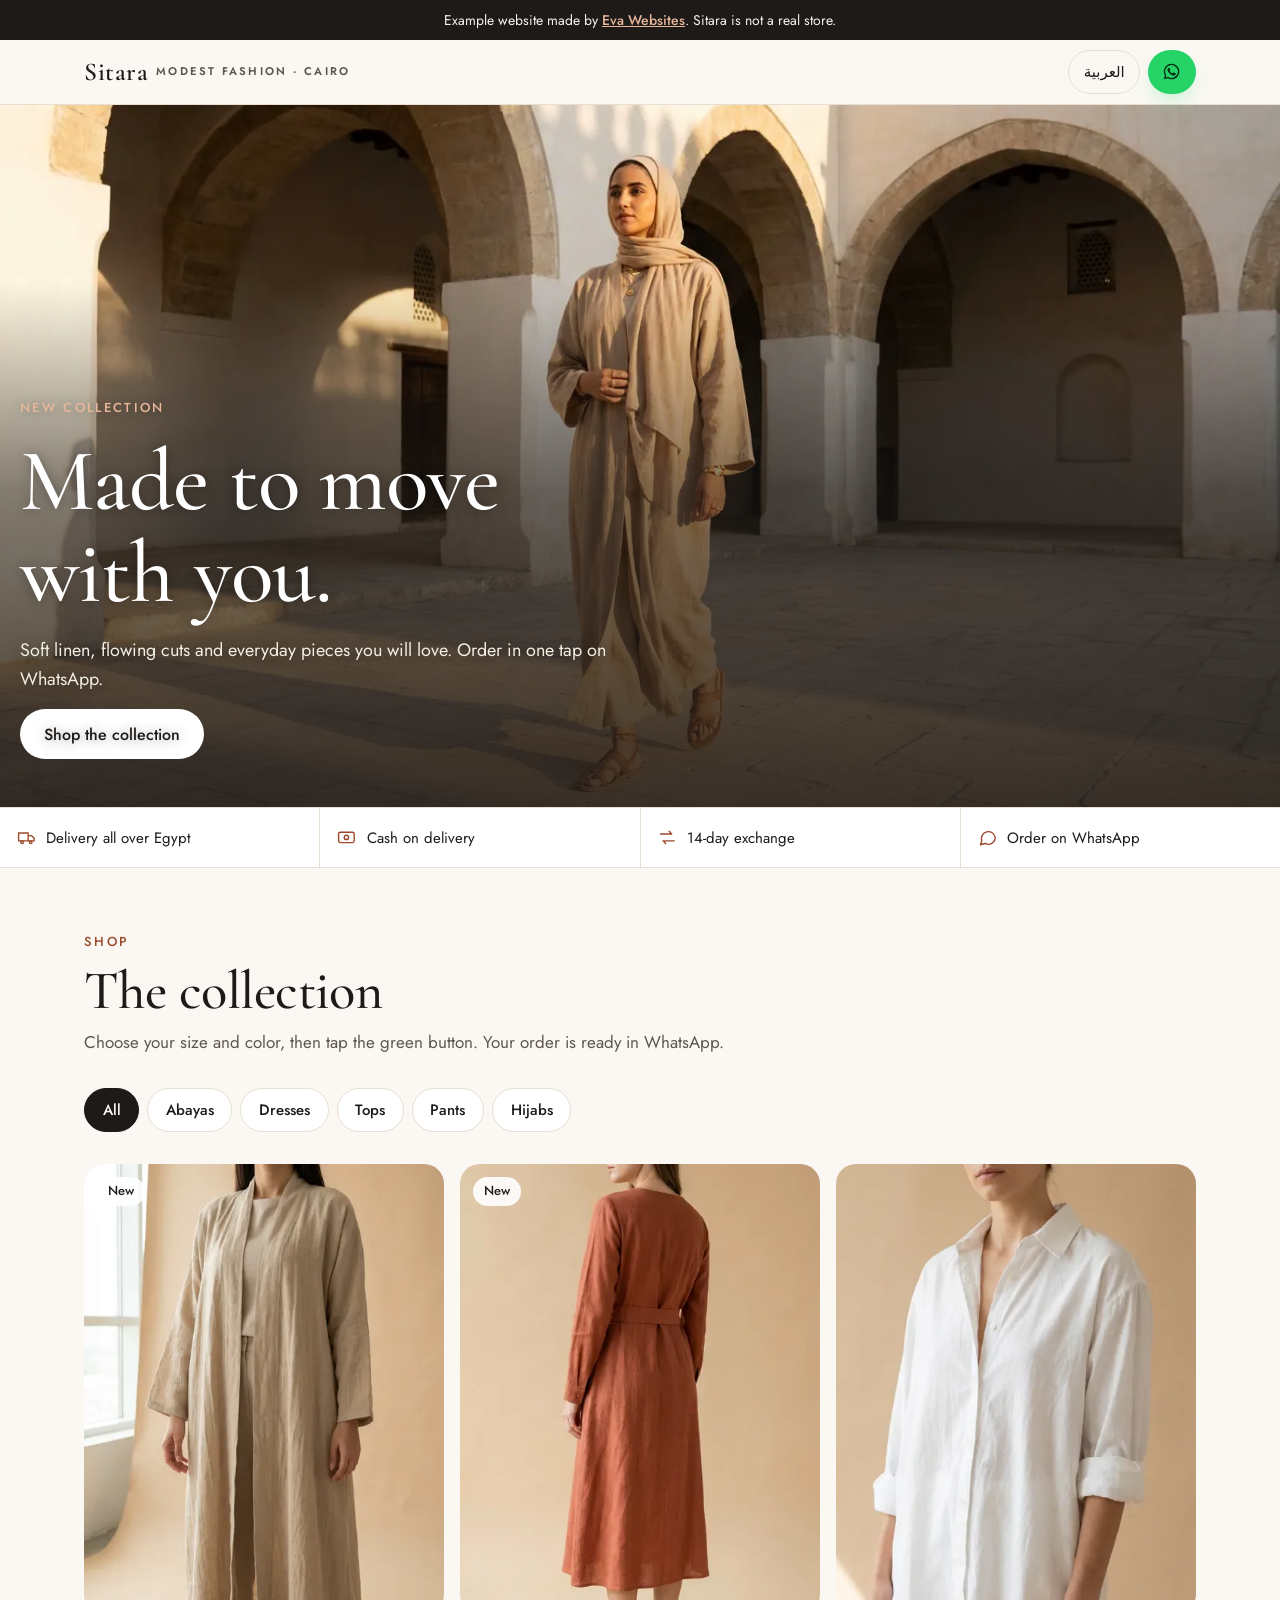
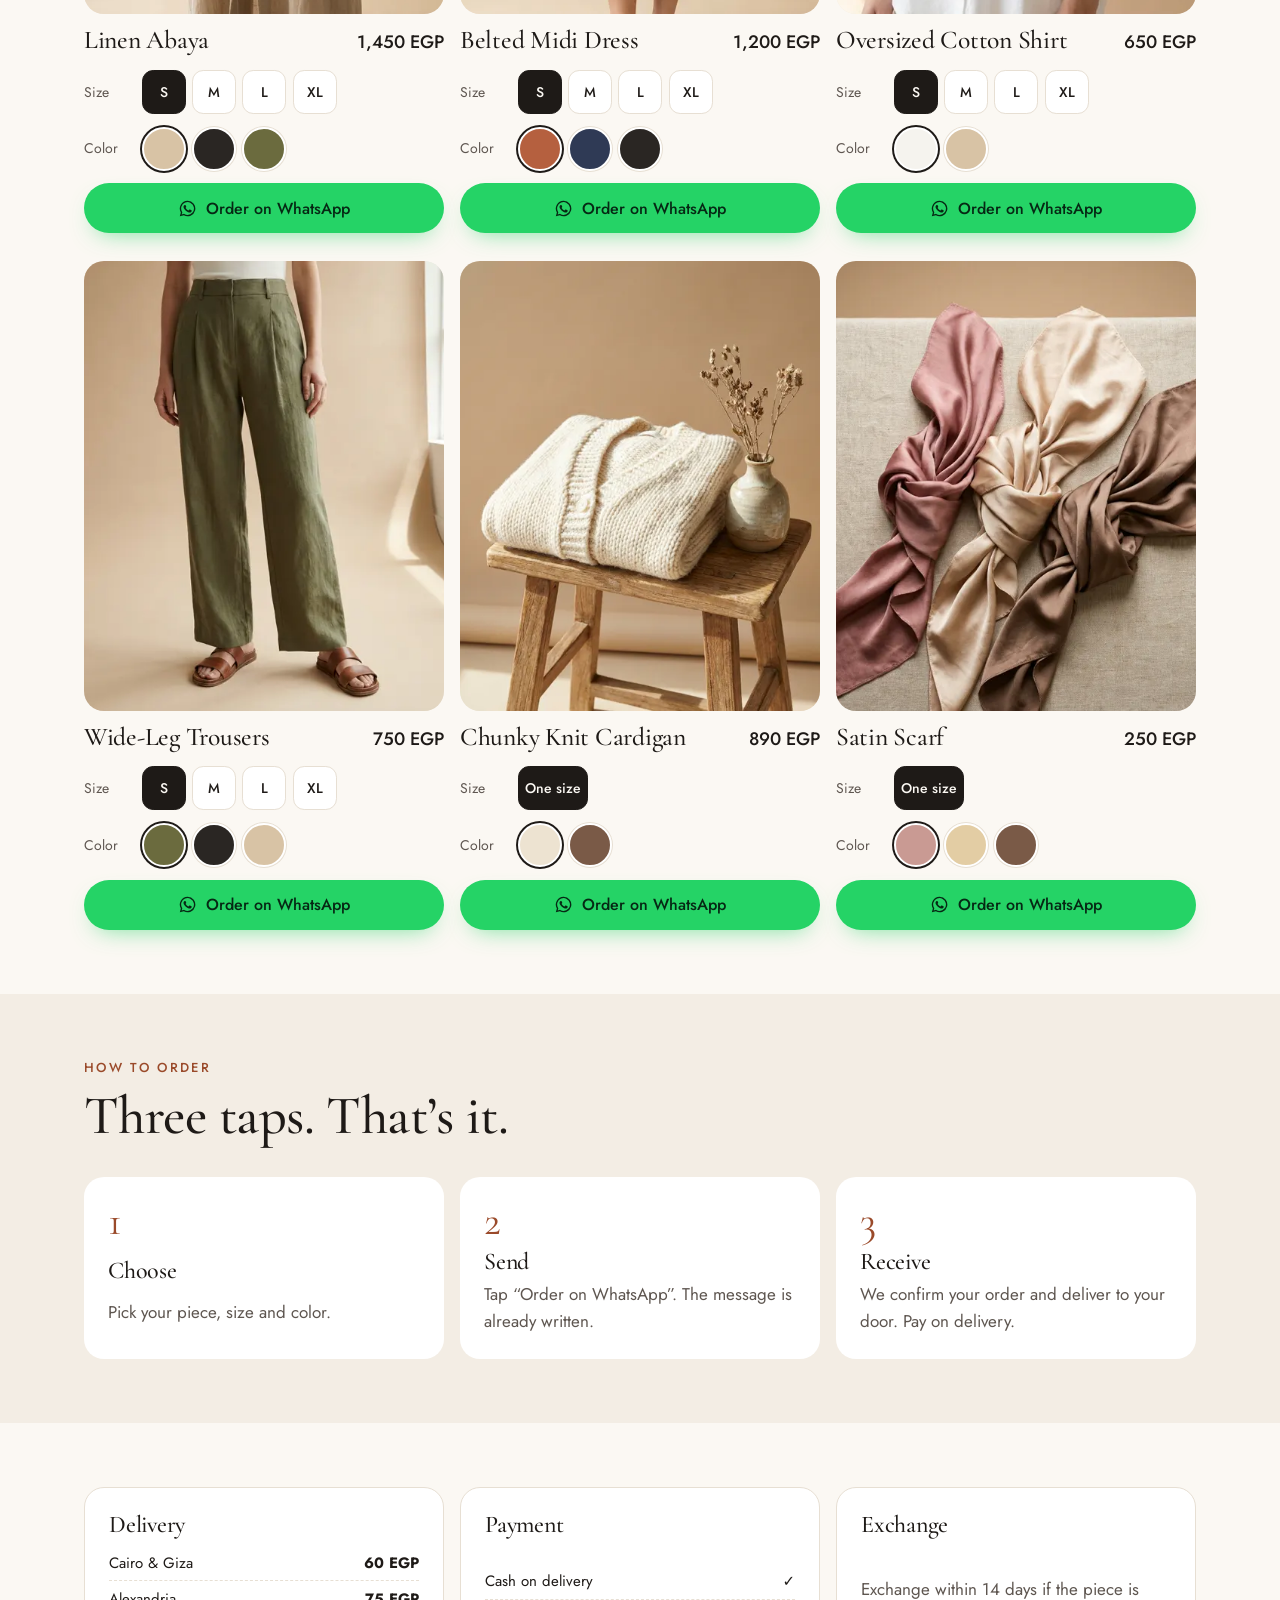
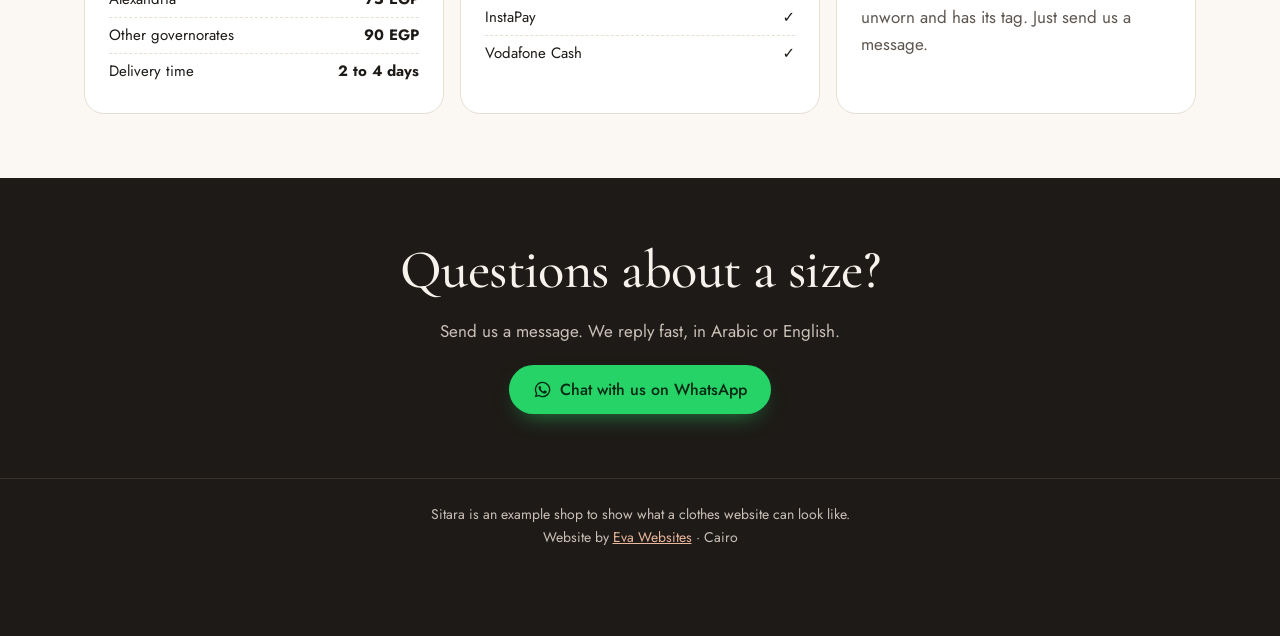
<file: examples/clothes/index.html>
<!doctype html>
<html lang="en" dir="ltr">
<head>
<meta charset="utf-8"><meta name="viewport" content="width=device-width,initial-scale=1,viewport-fit=cover">
<title>Sitara · Modest fashion in Cairo (example shop)</title>
<meta name="description" content="Soft linen, flowing cuts and everyday pieces you will love. Order in one tap on WhatsApp.">
<meta name="robots" content="noindex">
<meta name="theme-color" content="#FBF8F3">
<link rel="preconnect" href="https://fonts.googleapis.com"><link rel="preconnect" href="https://fonts.gstatic.com" crossorigin>
<link rel="stylesheet" href="https://fonts.googleapis.com/css2?family=Cormorant+Garamond:wght@500;600&family=Jost:wght@400;500&display=swap">
<link rel="stylesheet" href="style.css">
</head>
<body>
<div class="demo-bar">Example website made by <a href="https://evatharwat4-maker.github.io/eva-websites/">Eva Websites</a>. Sitara is not a real store.</div>
<header class="top"><div class="wrap">
<a class="logo" href="#top">Sitara<small>Modest fashion · Cairo</small></a>
<div class="actions"><a class="lang" href="ar/">العربية</a>
<a class="btn btn-wa" href="https://wa.me/201153628561?text=Hi%20Sitara%21%20I%20have%20a%20question." aria-label="WhatsApp"><svg viewBox="0 0 24 24" aria-hidden="true" fill="currentColor"><path d="M12 2.2a9.7 9.7 0 0 0-8.4 14.6L2.3 21.7l5-1.3A9.7 9.7 0 1 0 12 2.2Zm0 17.7a8 8 0 0 1-4.1-1.1l-.3-.2-3 .8.8-2.9-.2-.3A8 8 0 1 1 12 19.9Zm4.4-6c-.2-.1-1.4-.7-1.7-.8-.2-.1-.4-.1-.5.1l-.8 1c-.1.2-.3.2-.5.1a6.6 6.6 0 0 1-3.3-2.9c-.2-.4.2-.4.7-1.3.1-.2 0-.3 0-.4l-.8-1.8c-.2-.5-.4-.4-.5-.4h-.5a.9.9 0 0 0-.7.3 2.8 2.8 0 0 0-.9 2.1 4.9 4.9 0 0 0 1 2.6 11.2 11.2 0 0 0 4.3 3.8c1.6.7 2.2.7 3 .6a2.6 2.6 0 0 0 1.7-1.2 2.1 2.1 0 0 0 .2-1.2c-.1-.1-.3-.2-.5-.3Z"/></svg></a></div>
</div></header>
<main id="top">
<section class="hero"><div class="frame"><picture><source type="image/webp" srcset="img/hero-480.webp 800w, img/hero-800.webp 1376w" sizes="100vw"><img src="img/hero-800.jpg" srcset="img/hero-480.jpg 800w, img/hero-800.jpg 1376w" sizes="100vw" width="1376" height="768" fetchpriority="high" decoding="async" alt="Woman in a sand linen abaya walking in a sunny courtyard"></picture>
<div class="copy"><span class="eyebrow">New collection</span><h1>Made to move with you.</h1><p>Soft linen, flowing cuts and everyday pieces you will love. Order in one tap on WhatsApp.</p>
<a class="btn btn-dark" href="#shop">Shop the collection</a></div></div></section>
<ul class="perks"><li><svg viewBox="0 0 24 24" fill="none" stroke="currentColor" stroke-width="1.6" stroke-linecap="round" stroke-linejoin="round" aria-hidden="true"><path d="M3 7h11v9H3zM14 10h4l3 3v3h-7z"/><circle cx="7" cy="17.5" r="1.5"/><circle cx="17" cy="17.5" r="1.5"/></svg><span>Delivery all over Egypt</span></li><li><svg viewBox="0 0 24 24" fill="none" stroke="currentColor" stroke-width="1.6" stroke-linecap="round" stroke-linejoin="round" aria-hidden="true"><rect x="3" y="6" width="18" height="12" rx="2"/><circle cx="12" cy="12" r="2.5"/></svg><span>Cash on delivery</span></li><li><svg viewBox="0 0 24 24" fill="none" stroke="currentColor" stroke-width="1.6" stroke-linecap="round" stroke-linejoin="round" aria-hidden="true"><path d="M4 8h13l-3-3M20 16H7l3 3"/></svg><span>14-day exchange</span></li><li><svg viewBox="0 0 24 24" fill="none" stroke="currentColor" stroke-width="1.6" stroke-linecap="round" stroke-linejoin="round" aria-hidden="true"><path d="M21 12a8 8 0 0 1-11.8 7L4 20.5l1.5-4.7A8 8 0 1 1 21 12Z"/></svg><span>Order on WhatsApp</span></li></ul>
<section id="shop"><div class="wrap">
<div class="head"><span class="eyebrow">Shop</span><h2>The collection</h2><p class="muted">Choose your size and color, then tap the green button. Your order is ready in WhatsApp.</p></div>
<div class="chips" role="group"><button class="chip" type="button" data-cat="all" aria-pressed="true">All</button><button class="chip" type="button" data-cat="abayas" aria-pressed="false">Abayas</button><button class="chip" type="button" data-cat="dresses" aria-pressed="false">Dresses</button><button class="chip" type="button" data-cat="tops" aria-pressed="false">Tops</button><button class="chip" type="button" data-cat="pants" aria-pressed="false">Pants</button><button class="chip" type="button" data-cat="hijabs" aria-pressed="false">Hijabs</button></div>
<div class="grid"><article class="card" data-cat="abayas" data-name="Linen Abaya" data-price="1,450"><div class="ph"><picture><source type="image/webp" srcset="img/abaya-480.webp 480w, img/abaya-800.webp 800w" sizes="(min-width:1000px) 22rem, (min-width:600px) 45vw, 90vw"><img src="img/abaya-800.jpg" srcset="img/abaya-480.jpg 480w, img/abaya-800.jpg 800w" sizes="(min-width:1000px) 22rem, (min-width:600px) 45vw, 90vw" width="800" height="1000" loading="lazy" decoding="async" alt="Linen Abaya"></picture><span class="tag">New</span></div><div class="row"><h3>Linen Abaya</h3><span class="price">1,450 EGP</span></div><div class="opt sizes"><span class="lbl">Size</span><button class="size" type="button" aria-pressed="true" data-v="S">S</button><button class="size" type="button" aria-pressed="false" data-v="M">M</button><button class="size" type="button" aria-pressed="false" data-v="L">L</button><button class="size" type="button" aria-pressed="false" data-v="XL">XL</button></div><div class="opt colors"><span class="lbl">Color</span><button class="color" type="button" style="background:#D8C3A5" aria-pressed="true" aria-label="Sand" data-v="Sand"></button><button class="color" type="button" style="background:#2A2623" aria-pressed="false" aria-label="Black" data-v="Black"></button><button class="color" type="button" style="background:#6B6B3E" aria-pressed="false" aria-label="Olive" data-v="Olive"></button></div><a class="btn btn-wa order" href="https://wa.me/201153628561"><svg viewBox="0 0 24 24" aria-hidden="true" fill="currentColor"><path d="M12 2.2a9.7 9.7 0 0 0-8.4 14.6L2.3 21.7l5-1.3A9.7 9.7 0 1 0 12 2.2Zm0 17.7a8 8 0 0 1-4.1-1.1l-.3-.2-3 .8.8-2.9-.2-.3A8 8 0 1 1 12 19.9Zm4.4-6c-.2-.1-1.4-.7-1.7-.8-.2-.1-.4-.1-.5.1l-.8 1c-.1.2-.3.2-.5.1a6.6 6.6 0 0 1-3.3-2.9c-.2-.4.2-.4.7-1.3.1-.2 0-.3 0-.4l-.8-1.8c-.2-.5-.4-.4-.5-.4h-.5a.9.9 0 0 0-.7.3 2.8 2.8 0 0 0-.9 2.1 4.9 4.9 0 0 0 1 2.6 11.2 11.2 0 0 0 4.3 3.8c1.6.7 2.2.7 3 .6a2.6 2.6 0 0 0 1.7-1.2 2.1 2.1 0 0 0 .2-1.2c-.1-.1-.3-.2-.5-.3Z"/></svg>Order on WhatsApp</a></article><article class="card" data-cat="dresses" data-name="Belted Midi Dress" data-price="1,200"><div class="ph"><picture><source type="image/webp" srcset="img/dress-480.webp 480w, img/dress-800.webp 800w" sizes="(min-width:1000px) 22rem, (min-width:600px) 45vw, 90vw"><img src="img/dress-800.jpg" srcset="img/dress-480.jpg 480w, img/dress-800.jpg 800w" sizes="(min-width:1000px) 22rem, (min-width:600px) 45vw, 90vw" width="800" height="1000" loading="lazy" decoding="async" alt="Belted Midi Dress"></picture><span class="tag">New</span></div><div class="row"><h3>Belted Midi Dress</h3><span class="price">1,200 EGP</span></div><div class="opt sizes"><span class="lbl">Size</span><button class="size" type="button" aria-pressed="true" data-v="S">S</button><button class="size" type="button" aria-pressed="false" data-v="M">M</button><button class="size" type="button" aria-pressed="false" data-v="L">L</button><button class="size" type="button" aria-pressed="false" data-v="XL">XL</button></div><div class="opt colors"><span class="lbl">Color</span><button class="color" type="button" style="background:#B5603F" aria-pressed="true" aria-label="Terracotta" data-v="Terracotta"></button><button class="color" type="button" style="background:#2F3A55" aria-pressed="false" aria-label="Navy" data-v="Navy"></button><button class="color" type="button" style="background:#2A2623" aria-pressed="false" aria-label="Black" data-v="Black"></button></div><a class="btn btn-wa order" href="https://wa.me/201153628561"><svg viewBox="0 0 24 24" aria-hidden="true" fill="currentColor"><path d="M12 2.2a9.7 9.7 0 0 0-8.4 14.6L2.3 21.7l5-1.3A9.7 9.7 0 1 0 12 2.2Zm0 17.7a8 8 0 0 1-4.1-1.1l-.3-.2-3 .8.8-2.9-.2-.3A8 8 0 1 1 12 19.9Zm4.4-6c-.2-.1-1.4-.7-1.7-.8-.2-.1-.4-.1-.5.1l-.8 1c-.1.2-.3.2-.5.1a6.6 6.6 0 0 1-3.3-2.9c-.2-.4.2-.4.7-1.3.1-.2 0-.3 0-.4l-.8-1.8c-.2-.5-.4-.4-.5-.4h-.5a.9.9 0 0 0-.7.3 2.8 2.8 0 0 0-.9 2.1 4.9 4.9 0 0 0 1 2.6 11.2 11.2 0 0 0 4.3 3.8c1.6.7 2.2.7 3 .6a2.6 2.6 0 0 0 1.7-1.2 2.1 2.1 0 0 0 .2-1.2c-.1-.1-.3-.2-.5-.3Z"/></svg>Order on WhatsApp</a></article><article class="card" data-cat="tops" data-name="Oversized Cotton Shirt" data-price="650"><div class="ph"><picture><source type="image/webp" srcset="img/shirt-480.webp 480w, img/shirt-800.webp 800w" sizes="(min-width:1000px) 22rem, (min-width:600px) 45vw, 90vw"><img src="img/shirt-800.jpg" srcset="img/shirt-480.jpg 480w, img/shirt-800.jpg 800w" sizes="(min-width:1000px) 22rem, (min-width:600px) 45vw, 90vw" width="800" height="1000" loading="lazy" decoding="async" alt="Oversized Cotton Shirt"></picture></div><div class="row"><h3>Oversized Cotton Shirt</h3><span class="price">650 EGP</span></div><div class="opt sizes"><span class="lbl">Size</span><button class="size" type="button" aria-pressed="true" data-v="S">S</button><button class="size" type="button" aria-pressed="false" data-v="M">M</button><button class="size" type="button" aria-pressed="false" data-v="L">L</button><button class="size" type="button" aria-pressed="false" data-v="XL">XL</button></div><div class="opt colors"><span class="lbl">Color</span><button class="color" type="button" style="background:#F5F3EE" aria-pressed="true" aria-label="White" data-v="White"></button><button class="color" type="button" style="background:#D8C3A5" aria-pressed="false" aria-label="Sand" data-v="Sand"></button></div><a class="btn btn-wa order" href="https://wa.me/201153628561"><svg viewBox="0 0 24 24" aria-hidden="true" fill="currentColor"><path d="M12 2.2a9.7 9.7 0 0 0-8.4 14.6L2.3 21.7l5-1.3A9.7 9.7 0 1 0 12 2.2Zm0 17.7a8 8 0 0 1-4.1-1.1l-.3-.2-3 .8.8-2.9-.2-.3A8 8 0 1 1 12 19.9Zm4.4-6c-.2-.1-1.4-.7-1.7-.8-.2-.1-.4-.1-.5.1l-.8 1c-.1.2-.3.2-.5.1a6.6 6.6 0 0 1-3.3-2.9c-.2-.4.2-.4.7-1.3.1-.2 0-.3 0-.4l-.8-1.8c-.2-.5-.4-.4-.5-.4h-.5a.9.9 0 0 0-.7.3 2.8 2.8 0 0 0-.9 2.1 4.9 4.9 0 0 0 1 2.6 11.2 11.2 0 0 0 4.3 3.8c1.6.7 2.2.7 3 .6a2.6 2.6 0 0 0 1.7-1.2 2.1 2.1 0 0 0 .2-1.2c-.1-.1-.3-.2-.5-.3Z"/></svg>Order on WhatsApp</a></article><article class="card" data-cat="pants" data-name="Wide-Leg Trousers" data-price="750"><div class="ph"><picture><source type="image/webp" srcset="img/pants-480.webp 480w, img/pants-800.webp 800w" sizes="(min-width:1000px) 22rem, (min-width:600px) 45vw, 90vw"><img src="img/pants-800.jpg" srcset="img/pants-480.jpg 480w, img/pants-800.jpg 800w" sizes="(min-width:1000px) 22rem, (min-width:600px) 45vw, 90vw" width="800" height="1000" loading="lazy" decoding="async" alt="Wide-Leg Trousers"></picture></div><div class="row"><h3>Wide-Leg Trousers</h3><span class="price">750 EGP</span></div><div class="opt sizes"><span class="lbl">Size</span><button class="size" type="button" aria-pressed="true" data-v="S">S</button><button class="size" type="button" aria-pressed="false" data-v="M">M</button><button class="size" type="button" aria-pressed="false" data-v="L">L</button><button class="size" type="button" aria-pressed="false" data-v="XL">XL</button></div><div class="opt colors"><span class="lbl">Color</span><button class="color" type="button" style="background:#6B6B3E" aria-pressed="true" aria-label="Olive" data-v="Olive"></button><button class="color" type="button" style="background:#2A2623" aria-pressed="false" aria-label="Black" data-v="Black"></button><button class="color" type="button" style="background:#D8C3A5" aria-pressed="false" aria-label="Sand" data-v="Sand"></button></div><a class="btn btn-wa order" href="https://wa.me/201153628561"><svg viewBox="0 0 24 24" aria-hidden="true" fill="currentColor"><path d="M12 2.2a9.7 9.7 0 0 0-8.4 14.6L2.3 21.7l5-1.3A9.7 9.7 0 1 0 12 2.2Zm0 17.7a8 8 0 0 1-4.1-1.1l-.3-.2-3 .8.8-2.9-.2-.3A8 8 0 1 1 12 19.9Zm4.4-6c-.2-.1-1.4-.7-1.7-.8-.2-.1-.4-.1-.5.1l-.8 1c-.1.2-.3.2-.5.1a6.6 6.6 0 0 1-3.3-2.9c-.2-.4.2-.4.7-1.3.1-.2 0-.3 0-.4l-.8-1.8c-.2-.5-.4-.4-.5-.4h-.5a.9.9 0 0 0-.7.3 2.8 2.8 0 0 0-.9 2.1 4.9 4.9 0 0 0 1 2.6 11.2 11.2 0 0 0 4.3 3.8c1.6.7 2.2.7 3 .6a2.6 2.6 0 0 0 1.7-1.2 2.1 2.1 0 0 0 .2-1.2c-.1-.1-.3-.2-.5-.3Z"/></svg>Order on WhatsApp</a></article><article class="card" data-cat="tops" data-name="Chunky Knit Cardigan" data-price="890"><div class="ph"><picture><source type="image/webp" srcset="img/cardigan-480.webp 480w, img/cardigan-800.webp 800w" sizes="(min-width:1000px) 22rem, (min-width:600px) 45vw, 90vw"><img src="img/cardigan-800.jpg" srcset="img/cardigan-480.jpg 480w, img/cardigan-800.jpg 800w" sizes="(min-width:1000px) 22rem, (min-width:600px) 45vw, 90vw" width="800" height="1000" loading="lazy" decoding="async" alt="Chunky Knit Cardigan"></picture></div><div class="row"><h3>Chunky Knit Cardigan</h3><span class="price">890 EGP</span></div><div class="opt sizes"><span class="lbl">Size</span><button class="size" type="button" aria-pressed="true" data-v="One size">One size</button></div><div class="opt colors"><span class="lbl">Color</span><button class="color" type="button" style="background:#EDE3D1" aria-pressed="true" aria-label="Cream" data-v="Cream"></button><button class="color" type="button" style="background:#7A5A47" aria-pressed="false" aria-label="Mocha" data-v="Mocha"></button></div><a class="btn btn-wa order" href="https://wa.me/201153628561"><svg viewBox="0 0 24 24" aria-hidden="true" fill="currentColor"><path d="M12 2.2a9.7 9.7 0 0 0-8.4 14.6L2.3 21.7l5-1.3A9.7 9.7 0 1 0 12 2.2Zm0 17.7a8 8 0 0 1-4.1-1.1l-.3-.2-3 .8.8-2.9-.2-.3A8 8 0 1 1 12 19.9Zm4.4-6c-.2-.1-1.4-.7-1.7-.8-.2-.1-.4-.1-.5.1l-.8 1c-.1.2-.3.2-.5.1a6.6 6.6 0 0 1-3.3-2.9c-.2-.4.2-.4.7-1.3.1-.2 0-.3 0-.4l-.8-1.8c-.2-.5-.4-.4-.5-.4h-.5a.9.9 0 0 0-.7.3 2.8 2.8 0 0 0-.9 2.1 4.9 4.9 0 0 0 1 2.6 11.2 11.2 0 0 0 4.3 3.8c1.6.7 2.2.7 3 .6a2.6 2.6 0 0 0 1.7-1.2 2.1 2.1 0 0 0 .2-1.2c-.1-.1-.3-.2-.5-.3Z"/></svg>Order on WhatsApp</a></article><article class="card" data-cat="hijabs" data-name="Satin Scarf" data-price="250"><div class="ph"><picture><source type="image/webp" srcset="img/hijab-480.webp 480w, img/hijab-800.webp 800w" sizes="(min-width:1000px) 22rem, (min-width:600px) 45vw, 90vw"><img src="img/hijab-800.jpg" srcset="img/hijab-480.jpg 480w, img/hijab-800.jpg 800w" sizes="(min-width:1000px) 22rem, (min-width:600px) 45vw, 90vw" width="800" height="1000" loading="lazy" decoding="async" alt="Satin Scarf"></picture></div><div class="row"><h3>Satin Scarf</h3><span class="price">250 EGP</span></div><div class="opt sizes"><span class="lbl">Size</span><button class="size" type="button" aria-pressed="true" data-v="One size">One size</button></div><div class="opt colors"><span class="lbl">Color</span><button class="color" type="button" style="background:#C99A93" aria-pressed="true" aria-label="Dusty rose" data-v="Dusty rose"></button><button class="color" type="button" style="background:#E3CDA4" aria-pressed="false" aria-label="Champagne" data-v="Champagne"></button><button class="color" type="button" style="background:#7A5A47" aria-pressed="false" aria-label="Mocha" data-v="Mocha"></button></div><a class="btn btn-wa order" href="https://wa.me/201153628561"><svg viewBox="0 0 24 24" aria-hidden="true" fill="currentColor"><path d="M12 2.2a9.7 9.7 0 0 0-8.4 14.6L2.3 21.7l5-1.3A9.7 9.7 0 1 0 12 2.2Zm0 17.7a8 8 0 0 1-4.1-1.1l-.3-.2-3 .8.8-2.9-.2-.3A8 8 0 1 1 12 19.9Zm4.4-6c-.2-.1-1.4-.7-1.7-.8-.2-.1-.4-.1-.5.1l-.8 1c-.1.2-.3.2-.5.1a6.6 6.6 0 0 1-3.3-2.9c-.2-.4.2-.4.7-1.3.1-.2 0-.3 0-.4l-.8-1.8c-.2-.5-.4-.4-.5-.4h-.5a.9.9 0 0 0-.7.3 2.8 2.8 0 0 0-.9 2.1 4.9 4.9 0 0 0 1 2.6 11.2 11.2 0 0 0 4.3 3.8c1.6.7 2.2.7 3 .6a2.6 2.6 0 0 0 1.7-1.2 2.1 2.1 0 0 0 .2-1.2c-.1-.1-.3-.2-.5-.3Z"/></svg>Order on WhatsApp</a></article></div>
</div></section>
<section class="how"><div class="wrap">
<div class="head"><span class="eyebrow">How to order</span><h2>Three taps. That’s it.</h2></div>
<ol class="steps"><li><span class="n">1</span><h3>Choose</h3><p class="muted">Pick your piece, size and color.</p></li><li><span class="n">2</span><h3>Send</h3><p class="muted">Tap “Order on WhatsApp”. The message is already written.</p></li><li><span class="n">3</span><h3>Receive</h3><p class="muted">We confirm your order and deliver to your door. Pay on delivery.</p></li></ol>
</div></section>
<section><div class="wrap info">
<div><h3>Delivery</h3><ul><li><span>Cairo & Giza</span><b>60 EGP</b></li><li><span>Alexandria</span><b>75 EGP</b></li><li><span>Other governorates</span><b>90 EGP</b></li><li><span>Delivery time</span><b>2 to 4 days</b></li></ul></div>
<div><h3>Payment</h3><ul><li><span>Cash on delivery</span><span>✓</span></li><li><span>InstaPay</span><span>✓</span></li><li><span>Vodafone Cash</span><span>✓</span></li></ul></div>
<div><h3>Exchange</h3><p class="muted">Exchange within 14 days if the piece is unworn and has its tag. Just send us a message.</p></div>
</div></section>
<section class="final"><div class="wrap"><h2>Questions about a size?</h2><p>Send us a message. We reply fast, in Arabic or English.</p>
<a class="btn btn-wa" href="https://wa.me/201153628561?text=Hi%20Sitara%21%20I%20have%20a%20question."><svg viewBox="0 0 24 24" aria-hidden="true" fill="currentColor"><path d="M12 2.2a9.7 9.7 0 0 0-8.4 14.6L2.3 21.7l5-1.3A9.7 9.7 0 1 0 12 2.2Zm0 17.7a8 8 0 0 1-4.1-1.1l-.3-.2-3 .8.8-2.9-.2-.3A8 8 0 1 1 12 19.9Zm4.4-6c-.2-.1-1.4-.7-1.7-.8-.2-.1-.4-.1-.5.1l-.8 1c-.1.2-.3.2-.5.1a6.6 6.6 0 0 1-3.3-2.9c-.2-.4.2-.4.7-1.3.1-.2 0-.3 0-.4l-.8-1.8c-.2-.5-.4-.4-.5-.4h-.5a.9.9 0 0 0-.7.3 2.8 2.8 0 0 0-.9 2.1 4.9 4.9 0 0 0 1 2.6 11.2 11.2 0 0 0 4.3 3.8c1.6.7 2.2.7 3 .6a2.6 2.6 0 0 0 1.7-1.2 2.1 2.1 0 0 0 .2-1.2c-.1-.1-.3-.2-.5-.3Z"/></svg>Chat with us on WhatsApp</a></div></section>
</main>
<footer>Sitara is an example shop to show what a clothes website can look like.<br>Website by <a href="https://evatharwat4-maker.github.io/eva-websites/">Eva Websites</a> · Cairo</footer>
<a class="fab" href="https://wa.me/201153628561?text=Hi%20Sitara%21%20I%20have%20a%20question." aria-label="WhatsApp"><svg viewBox="0 0 24 24" aria-hidden="true" fill="currentColor"><path d="M12 2.2a9.7 9.7 0 0 0-8.4 14.6L2.3 21.7l5-1.3A9.7 9.7 0 1 0 12 2.2Zm0 17.7a8 8 0 0 1-4.1-1.1l-.3-.2-3 .8.8-2.9-.2-.3A8 8 0 1 1 12 19.9Zm4.4-6c-.2-.1-1.4-.7-1.7-.8-.2-.1-.4-.1-.5.1l-.8 1c-.1.2-.3.2-.5.1a6.6 6.6 0 0 1-3.3-2.9c-.2-.4.2-.4.7-1.3.1-.2 0-.3 0-.4l-.8-1.8c-.2-.5-.4-.4-.5-.4h-.5a.9.9 0 0 0-.7.3 2.8 2.8 0 0 0-.9 2.1 4.9 4.9 0 0 0 1 2.6 11.2 11.2 0 0 0 4.3 3.8c1.6.7 2.2.7 3 .6a2.6 2.6 0 0 0 1.7-1.2 2.1 2.1 0 0 0 .2-1.2c-.1-.1-.3-.2-.5-.3Z"/></svg></a>
<script>
const MSG = "Hi Sitara! I want to order: {name}, size {size}, color {color}, price {price} EGP.", WA = "201153628561";
const fab=document.querySelector(".fab"),hero=document.querySelector(".hero");addEventListener("scroll",()=>fab.classList.toggle("on",scrollY>hero.offsetHeight*.7),{passive:true});
document.querySelectorAll(".chip").forEach(c => c.addEventListener("click", () => {
  document.querySelectorAll(".chip").forEach(x => x.setAttribute("aria-pressed", x === c));
  document.querySelectorAll(".card").forEach(k => k.hidden = !(c.dataset.cat === "all" || k.dataset.cat === c.dataset.cat));
}));
function link(card) {
  const s = card.querySelector(".size[aria-pressed=true]").dataset.v, c = card.querySelector(".color[aria-pressed=true]").dataset.v;
  const m = MSG.replace("{name}", card.dataset.name).replace("{size}", s).replace("{color}", c).replace("{price}", card.dataset.price);
  card.querySelector(".order").href = "https://wa.me/" + WA + "?text=" + encodeURIComponent(m);
}
document.querySelectorAll(".card").forEach(card => {
  card.querySelectorAll(".size, .color").forEach(btn => btn.addEventListener("click", () => {
    btn.parentNode.querySelectorAll("." + btn.className.split(" ")[0]).forEach(x => x.setAttribute("aria-pressed", x === btn));
    link(card);
  }));
  link(card);
});
</script>
</body>
</html>
</file>
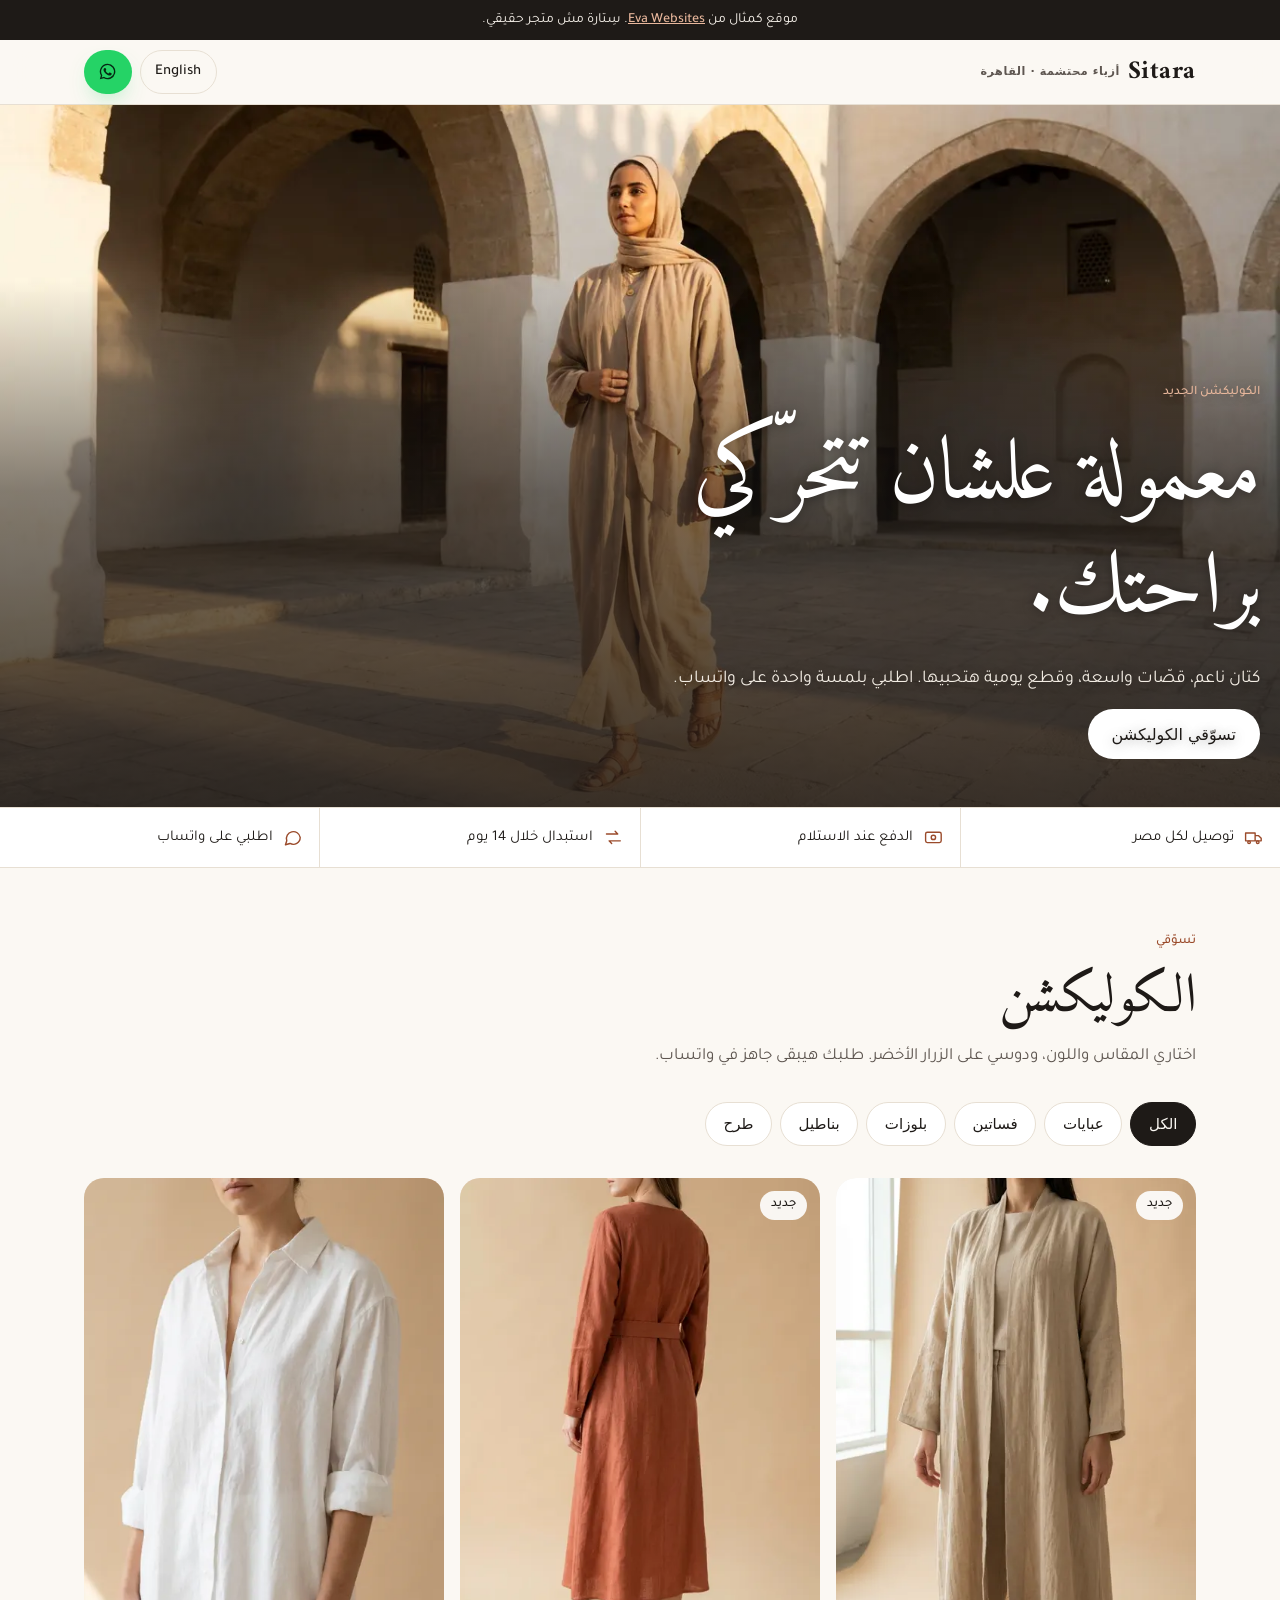
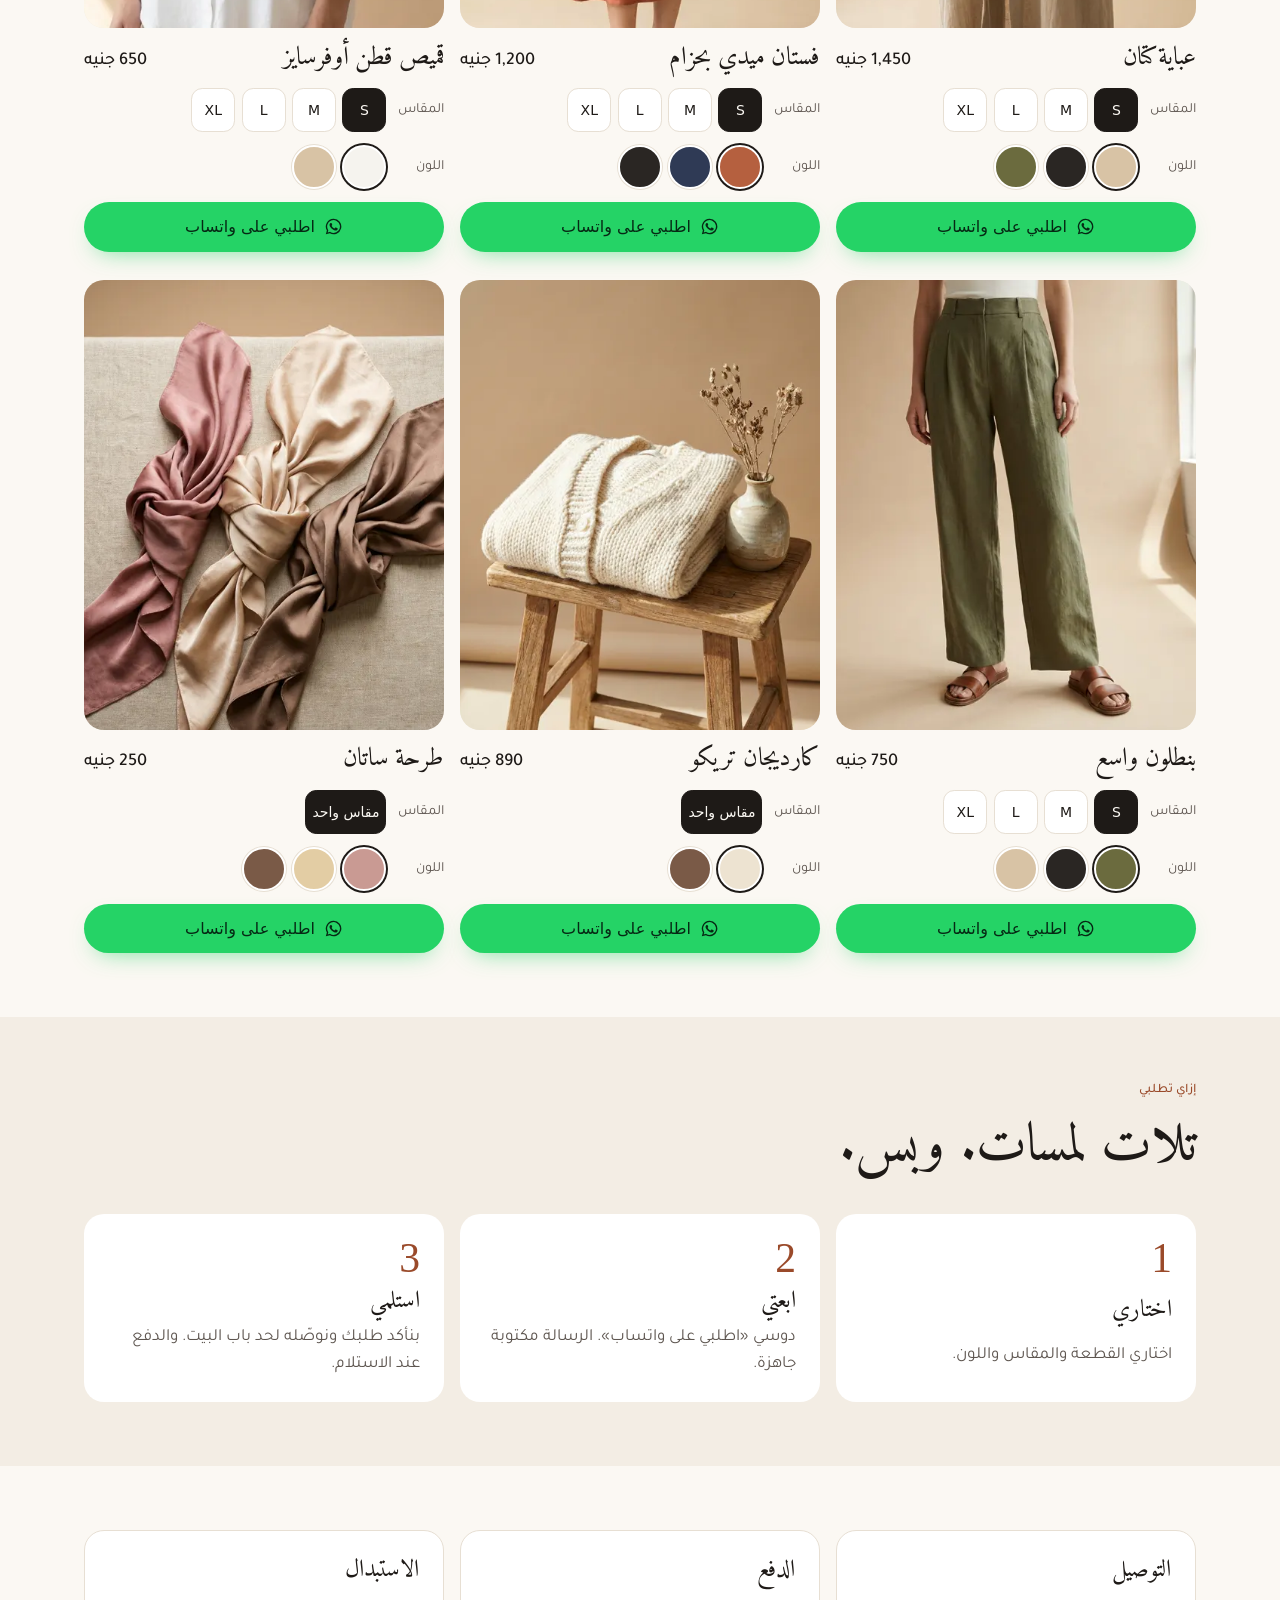
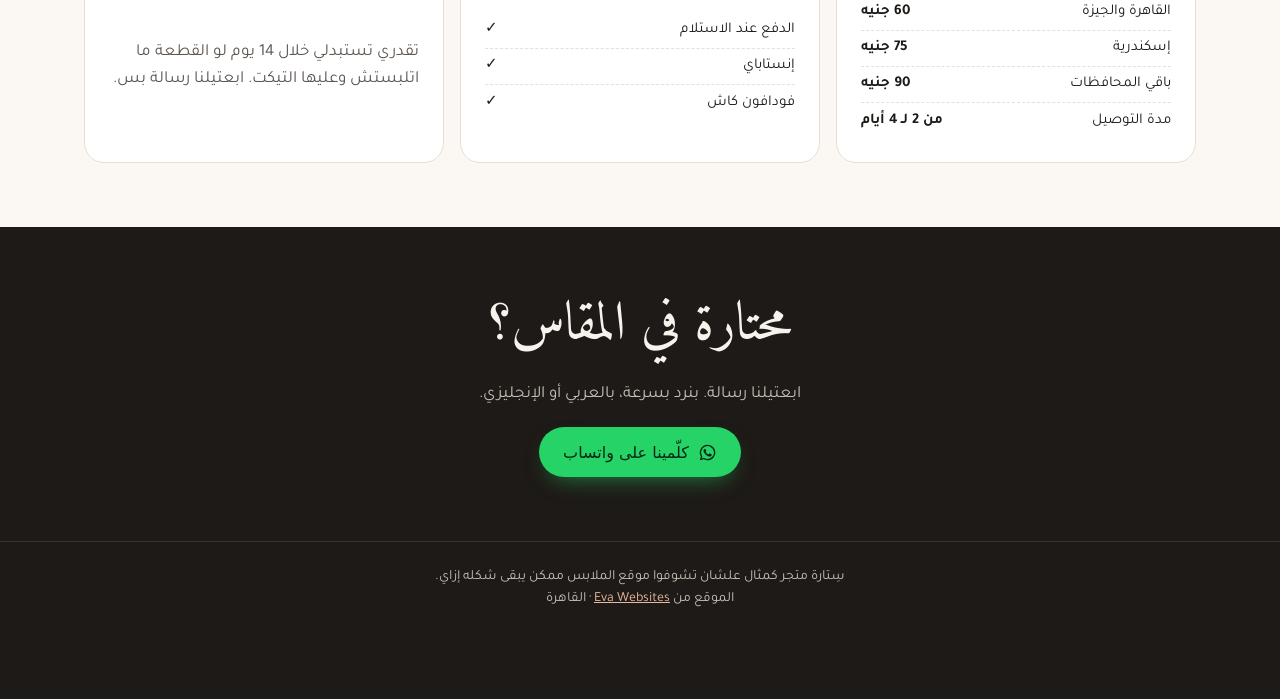
<file: examples/clothes/ar/index.html>
<!doctype html>
<html lang="ar" dir="rtl">
<head>
<meta charset="utf-8"><meta name="viewport" content="width=device-width,initial-scale=1,viewport-fit=cover">
<title>سِتارة · أزياء محتشمة في القاهرة (متجر كمثال)</title>
<meta name="description" content="كتان ناعم، قصّات واسعة، وقطع يومية هتحبيها. اطلبي بلمسة واحدة على واتساب.">
<meta name="robots" content="noindex">
<meta name="theme-color" content="#FBF8F3">
<link rel="preconnect" href="https://fonts.googleapis.com"><link rel="preconnect" href="https://fonts.gstatic.com" crossorigin>
<link rel="stylesheet" href="https://fonts.googleapis.com/css2?family=Amiri:wght@400;700&family=Tajawal:wght@400;500;700&display=swap">
<link rel="stylesheet" href="../style.css">
</head>
<body>
<div class="demo-bar">موقع كمثال من <a href="https://evatharwat4-maker.github.io/eva-websites/">Eva Websites</a>. سِتارة مش متجر حقيقي.</div>
<header class="top"><div class="wrap">
<a class="logo" href="#top">Sitara<small>أزياء محتشمة · القاهرة</small></a>
<div class="actions"><a class="lang" href="../">English</a>
<a class="btn btn-wa" href="https://wa.me/201153628561?text=%D8%A3%D9%87%D9%84%D9%8B%D8%A7%20%D8%B3%D9%90%D8%AA%D8%A7%D8%B1%D8%A9%21%20%D8%B9%D9%86%D8%AF%D9%8A%20%D8%B3%D8%A4%D8%A7%D9%84." aria-label="WhatsApp"><svg viewBox="0 0 24 24" aria-hidden="true" fill="currentColor"><path d="M12 2.2a9.7 9.7 0 0 0-8.4 14.6L2.3 21.7l5-1.3A9.7 9.7 0 1 0 12 2.2Zm0 17.7a8 8 0 0 1-4.1-1.1l-.3-.2-3 .8.8-2.9-.2-.3A8 8 0 1 1 12 19.9Zm4.4-6c-.2-.1-1.4-.7-1.7-.8-.2-.1-.4-.1-.5.1l-.8 1c-.1.2-.3.2-.5.1a6.6 6.6 0 0 1-3.3-2.9c-.2-.4.2-.4.7-1.3.1-.2 0-.3 0-.4l-.8-1.8c-.2-.5-.4-.4-.5-.4h-.5a.9.9 0 0 0-.7.3 2.8 2.8 0 0 0-.9 2.1 4.9 4.9 0 0 0 1 2.6 11.2 11.2 0 0 0 4.3 3.8c1.6.7 2.2.7 3 .6a2.6 2.6 0 0 0 1.7-1.2 2.1 2.1 0 0 0 .2-1.2c-.1-.1-.3-.2-.5-.3Z"/></svg></a></div>
</div></header>
<main id="top">
<section class="hero"><div class="frame"><picture><source type="image/webp" srcset="../img/hero-480.webp 800w, ../img/hero-800.webp 1376w" sizes="100vw"><img src="../img/hero-800.jpg" srcset="../img/hero-480.jpg 800w, ../img/hero-800.jpg 1376w" sizes="100vw" width="1376" height="768" fetchpriority="high" decoding="async" alt="بنت لابسة عباية كتان بيج ماشية في حوش فيه شمس"></picture>
<div class="copy"><span class="eyebrow">الكوليكشن الجديد</span><h1>معمولة علشان تتحرّكي براحتك.</h1><p>كتان ناعم، قصّات واسعة، وقطع يومية هتحبيها. اطلبي بلمسة واحدة على واتساب.</p>
<a class="btn btn-dark" href="#shop">تسوّقي الكوليكشن</a></div></div></section>
<ul class="perks"><li><svg viewBox="0 0 24 24" fill="none" stroke="currentColor" stroke-width="1.6" stroke-linecap="round" stroke-linejoin="round" aria-hidden="true"><path d="M3 7h11v9H3zM14 10h4l3 3v3h-7z"/><circle cx="7" cy="17.5" r="1.5"/><circle cx="17" cy="17.5" r="1.5"/></svg><span>توصيل لكل مصر</span></li><li><svg viewBox="0 0 24 24" fill="none" stroke="currentColor" stroke-width="1.6" stroke-linecap="round" stroke-linejoin="round" aria-hidden="true"><rect x="3" y="6" width="18" height="12" rx="2"/><circle cx="12" cy="12" r="2.5"/></svg><span>الدفع عند الاستلام</span></li><li><svg viewBox="0 0 24 24" fill="none" stroke="currentColor" stroke-width="1.6" stroke-linecap="round" stroke-linejoin="round" aria-hidden="true"><path d="M4 8h13l-3-3M20 16H7l3 3"/></svg><span>استبدال خلال 14 يوم</span></li><li><svg viewBox="0 0 24 24" fill="none" stroke="currentColor" stroke-width="1.6" stroke-linecap="round" stroke-linejoin="round" aria-hidden="true"><path d="M21 12a8 8 0 0 1-11.8 7L4 20.5l1.5-4.7A8 8 0 1 1 21 12Z"/></svg><span>اطلبي على واتساب</span></li></ul>
<section id="shop"><div class="wrap">
<div class="head"><span class="eyebrow">تسوّقي</span><h2>الكوليكشن</h2><p class="muted">اختاري المقاس واللون، ودوسي على الزرار الأخضر. طلبك هيبقى جاهز في واتساب.</p></div>
<div class="chips" role="group"><button class="chip" type="button" data-cat="all" aria-pressed="true">الكل</button><button class="chip" type="button" data-cat="abayas" aria-pressed="false">عبايات</button><button class="chip" type="button" data-cat="dresses" aria-pressed="false">فساتين</button><button class="chip" type="button" data-cat="tops" aria-pressed="false">بلوزات</button><button class="chip" type="button" data-cat="pants" aria-pressed="false">بناطيل</button><button class="chip" type="button" data-cat="hijabs" aria-pressed="false">طرح</button></div>
<div class="grid"><article class="card" data-cat="abayas" data-name="عباية كتان" data-price="1,450"><div class="ph"><picture><source type="image/webp" srcset="../img/abaya-480.webp 480w, ../img/abaya-800.webp 800w" sizes="(min-width:1000px) 22rem, (min-width:600px) 45vw, 90vw"><img src="../img/abaya-800.jpg" srcset="../img/abaya-480.jpg 480w, ../img/abaya-800.jpg 800w" sizes="(min-width:1000px) 22rem, (min-width:600px) 45vw, 90vw" width="800" height="1000" loading="lazy" decoding="async" alt="عباية كتان"></picture><span class="tag">جديد</span></div><div class="row"><h3>عباية كتان</h3><span class="price">1,450 جنيه</span></div><div class="opt sizes"><span class="lbl">المقاس</span><button class="size" type="button" aria-pressed="true" data-v="S">S</button><button class="size" type="button" aria-pressed="false" data-v="M">M</button><button class="size" type="button" aria-pressed="false" data-v="L">L</button><button class="size" type="button" aria-pressed="false" data-v="XL">XL</button></div><div class="opt colors"><span class="lbl">اللون</span><button class="color" type="button" style="background:#D8C3A5" aria-pressed="true" aria-label="بيج" data-v="بيج"></button><button class="color" type="button" style="background:#2A2623" aria-pressed="false" aria-label="أسود" data-v="أسود"></button><button class="color" type="button" style="background:#6B6B3E" aria-pressed="false" aria-label="زيتي" data-v="زيتي"></button></div><a class="btn btn-wa order" href="https://wa.me/201153628561"><svg viewBox="0 0 24 24" aria-hidden="true" fill="currentColor"><path d="M12 2.2a9.7 9.7 0 0 0-8.4 14.6L2.3 21.7l5-1.3A9.7 9.7 0 1 0 12 2.2Zm0 17.7a8 8 0 0 1-4.1-1.1l-.3-.2-3 .8.8-2.9-.2-.3A8 8 0 1 1 12 19.9Zm4.4-6c-.2-.1-1.4-.7-1.7-.8-.2-.1-.4-.1-.5.1l-.8 1c-.1.2-.3.2-.5.1a6.6 6.6 0 0 1-3.3-2.9c-.2-.4.2-.4.7-1.3.1-.2 0-.3 0-.4l-.8-1.8c-.2-.5-.4-.4-.5-.4h-.5a.9.9 0 0 0-.7.3 2.8 2.8 0 0 0-.9 2.1 4.9 4.9 0 0 0 1 2.6 11.2 11.2 0 0 0 4.3 3.8c1.6.7 2.2.7 3 .6a2.6 2.6 0 0 0 1.7-1.2 2.1 2.1 0 0 0 .2-1.2c-.1-.1-.3-.2-.5-.3Z"/></svg>اطلبي على واتساب</a></article><article class="card" data-cat="dresses" data-name="فستان ميدي بحزام" data-price="1,200"><div class="ph"><picture><source type="image/webp" srcset="../img/dress-480.webp 480w, ../img/dress-800.webp 800w" sizes="(min-width:1000px) 22rem, (min-width:600px) 45vw, 90vw"><img src="../img/dress-800.jpg" srcset="../img/dress-480.jpg 480w, ../img/dress-800.jpg 800w" sizes="(min-width:1000px) 22rem, (min-width:600px) 45vw, 90vw" width="800" height="1000" loading="lazy" decoding="async" alt="فستان ميدي بحزام"></picture><span class="tag">جديد</span></div><div class="row"><h3>فستان ميدي بحزام</h3><span class="price">1,200 جنيه</span></div><div class="opt sizes"><span class="lbl">المقاس</span><button class="size" type="button" aria-pressed="true" data-v="S">S</button><button class="size" type="button" aria-pressed="false" data-v="M">M</button><button class="size" type="button" aria-pressed="false" data-v="L">L</button><button class="size" type="button" aria-pressed="false" data-v="XL">XL</button></div><div class="opt colors"><span class="lbl">اللون</span><button class="color" type="button" style="background:#B5603F" aria-pressed="true" aria-label="طوبي" data-v="طوبي"></button><button class="color" type="button" style="background:#2F3A55" aria-pressed="false" aria-label="كحلي" data-v="كحلي"></button><button class="color" type="button" style="background:#2A2623" aria-pressed="false" aria-label="أسود" data-v="أسود"></button></div><a class="btn btn-wa order" href="https://wa.me/201153628561"><svg viewBox="0 0 24 24" aria-hidden="true" fill="currentColor"><path d="M12 2.2a9.7 9.7 0 0 0-8.4 14.6L2.3 21.7l5-1.3A9.7 9.7 0 1 0 12 2.2Zm0 17.7a8 8 0 0 1-4.1-1.1l-.3-.2-3 .8.8-2.9-.2-.3A8 8 0 1 1 12 19.9Zm4.4-6c-.2-.1-1.4-.7-1.7-.8-.2-.1-.4-.1-.5.1l-.8 1c-.1.2-.3.2-.5.1a6.6 6.6 0 0 1-3.3-2.9c-.2-.4.2-.4.7-1.3.1-.2 0-.3 0-.4l-.8-1.8c-.2-.5-.4-.4-.5-.4h-.5a.9.9 0 0 0-.7.3 2.8 2.8 0 0 0-.9 2.1 4.9 4.9 0 0 0 1 2.6 11.2 11.2 0 0 0 4.3 3.8c1.6.7 2.2.7 3 .6a2.6 2.6 0 0 0 1.7-1.2 2.1 2.1 0 0 0 .2-1.2c-.1-.1-.3-.2-.5-.3Z"/></svg>اطلبي على واتساب</a></article><article class="card" data-cat="tops" data-name="قميص قطن أوفرسايز" data-price="650"><div class="ph"><picture><source type="image/webp" srcset="../img/shirt-480.webp 480w, ../img/shirt-800.webp 800w" sizes="(min-width:1000px) 22rem, (min-width:600px) 45vw, 90vw"><img src="../img/shirt-800.jpg" srcset="../img/shirt-480.jpg 480w, ../img/shirt-800.jpg 800w" sizes="(min-width:1000px) 22rem, (min-width:600px) 45vw, 90vw" width="800" height="1000" loading="lazy" decoding="async" alt="قميص قطن أوفرسايز"></picture></div><div class="row"><h3>قميص قطن أوفرسايز</h3><span class="price">650 جنيه</span></div><div class="opt sizes"><span class="lbl">المقاس</span><button class="size" type="button" aria-pressed="true" data-v="S">S</button><button class="size" type="button" aria-pressed="false" data-v="M">M</button><button class="size" type="button" aria-pressed="false" data-v="L">L</button><button class="size" type="button" aria-pressed="false" data-v="XL">XL</button></div><div class="opt colors"><span class="lbl">اللون</span><button class="color" type="button" style="background:#F5F3EE" aria-pressed="true" aria-label="أبيض" data-v="أبيض"></button><button class="color" type="button" style="background:#D8C3A5" aria-pressed="false" aria-label="بيج" data-v="بيج"></button></div><a class="btn btn-wa order" href="https://wa.me/201153628561"><svg viewBox="0 0 24 24" aria-hidden="true" fill="currentColor"><path d="M12 2.2a9.7 9.7 0 0 0-8.4 14.6L2.3 21.7l5-1.3A9.7 9.7 0 1 0 12 2.2Zm0 17.7a8 8 0 0 1-4.1-1.1l-.3-.2-3 .8.8-2.9-.2-.3A8 8 0 1 1 12 19.9Zm4.4-6c-.2-.1-1.4-.7-1.7-.8-.2-.1-.4-.1-.5.1l-.8 1c-.1.2-.3.2-.5.1a6.6 6.6 0 0 1-3.3-2.9c-.2-.4.2-.4.7-1.3.1-.2 0-.3 0-.4l-.8-1.8c-.2-.5-.4-.4-.5-.4h-.5a.9.9 0 0 0-.7.3 2.8 2.8 0 0 0-.9 2.1 4.9 4.9 0 0 0 1 2.6 11.2 11.2 0 0 0 4.3 3.8c1.6.7 2.2.7 3 .6a2.6 2.6 0 0 0 1.7-1.2 2.1 2.1 0 0 0 .2-1.2c-.1-.1-.3-.2-.5-.3Z"/></svg>اطلبي على واتساب</a></article><article class="card" data-cat="pants" data-name="بنطلون واسع" data-price="750"><div class="ph"><picture><source type="image/webp" srcset="../img/pants-480.webp 480w, ../img/pants-800.webp 800w" sizes="(min-width:1000px) 22rem, (min-width:600px) 45vw, 90vw"><img src="../img/pants-800.jpg" srcset="../img/pants-480.jpg 480w, ../img/pants-800.jpg 800w" sizes="(min-width:1000px) 22rem, (min-width:600px) 45vw, 90vw" width="800" height="1000" loading="lazy" decoding="async" alt="بنطلون واسع"></picture></div><div class="row"><h3>بنطلون واسع</h3><span class="price">750 جنيه</span></div><div class="opt sizes"><span class="lbl">المقاس</span><button class="size" type="button" aria-pressed="true" data-v="S">S</button><button class="size" type="button" aria-pressed="false" data-v="M">M</button><button class="size" type="button" aria-pressed="false" data-v="L">L</button><button class="size" type="button" aria-pressed="false" data-v="XL">XL</button></div><div class="opt colors"><span class="lbl">اللون</span><button class="color" type="button" style="background:#6B6B3E" aria-pressed="true" aria-label="زيتي" data-v="زيتي"></button><button class="color" type="button" style="background:#2A2623" aria-pressed="false" aria-label="أسود" data-v="أسود"></button><button class="color" type="button" style="background:#D8C3A5" aria-pressed="false" aria-label="بيج" data-v="بيج"></button></div><a class="btn btn-wa order" href="https://wa.me/201153628561"><svg viewBox="0 0 24 24" aria-hidden="true" fill="currentColor"><path d="M12 2.2a9.7 9.7 0 0 0-8.4 14.6L2.3 21.7l5-1.3A9.7 9.7 0 1 0 12 2.2Zm0 17.7a8 8 0 0 1-4.1-1.1l-.3-.2-3 .8.8-2.9-.2-.3A8 8 0 1 1 12 19.9Zm4.4-6c-.2-.1-1.4-.7-1.7-.8-.2-.1-.4-.1-.5.1l-.8 1c-.1.2-.3.2-.5.1a6.6 6.6 0 0 1-3.3-2.9c-.2-.4.2-.4.7-1.3.1-.2 0-.3 0-.4l-.8-1.8c-.2-.5-.4-.4-.5-.4h-.5a.9.9 0 0 0-.7.3 2.8 2.8 0 0 0-.9 2.1 4.9 4.9 0 0 0 1 2.6 11.2 11.2 0 0 0 4.3 3.8c1.6.7 2.2.7 3 .6a2.6 2.6 0 0 0 1.7-1.2 2.1 2.1 0 0 0 .2-1.2c-.1-.1-.3-.2-.5-.3Z"/></svg>اطلبي على واتساب</a></article><article class="card" data-cat="tops" data-name="كارديجان تريكو" data-price="890"><div class="ph"><picture><source type="image/webp" srcset="../img/cardigan-480.webp 480w, ../img/cardigan-800.webp 800w" sizes="(min-width:1000px) 22rem, (min-width:600px) 45vw, 90vw"><img src="../img/cardigan-800.jpg" srcset="../img/cardigan-480.jpg 480w, ../img/cardigan-800.jpg 800w" sizes="(min-width:1000px) 22rem, (min-width:600px) 45vw, 90vw" width="800" height="1000" loading="lazy" decoding="async" alt="كارديجان تريكو"></picture></div><div class="row"><h3>كارديجان تريكو</h3><span class="price">890 جنيه</span></div><div class="opt sizes"><span class="lbl">المقاس</span><button class="size" type="button" aria-pressed="true" data-v="مقاس واحد">مقاس واحد</button></div><div class="opt colors"><span class="lbl">اللون</span><button class="color" type="button" style="background:#EDE3D1" aria-pressed="true" aria-label="كريمي" data-v="كريمي"></button><button class="color" type="button" style="background:#7A5A47" aria-pressed="false" aria-label="موكا" data-v="موكا"></button></div><a class="btn btn-wa order" href="https://wa.me/201153628561"><svg viewBox="0 0 24 24" aria-hidden="true" fill="currentColor"><path d="M12 2.2a9.7 9.7 0 0 0-8.4 14.6L2.3 21.7l5-1.3A9.7 9.7 0 1 0 12 2.2Zm0 17.7a8 8 0 0 1-4.1-1.1l-.3-.2-3 .8.8-2.9-.2-.3A8 8 0 1 1 12 19.9Zm4.4-6c-.2-.1-1.4-.7-1.7-.8-.2-.1-.4-.1-.5.1l-.8 1c-.1.2-.3.2-.5.1a6.6 6.6 0 0 1-3.3-2.9c-.2-.4.2-.4.7-1.3.1-.2 0-.3 0-.4l-.8-1.8c-.2-.5-.4-.4-.5-.4h-.5a.9.9 0 0 0-.7.3 2.8 2.8 0 0 0-.9 2.1 4.9 4.9 0 0 0 1 2.6 11.2 11.2 0 0 0 4.3 3.8c1.6.7 2.2.7 3 .6a2.6 2.6 0 0 0 1.7-1.2 2.1 2.1 0 0 0 .2-1.2c-.1-.1-.3-.2-.5-.3Z"/></svg>اطلبي على واتساب</a></article><article class="card" data-cat="hijabs" data-name="طرحة ساتان" data-price="250"><div class="ph"><picture><source type="image/webp" srcset="../img/hijab-480.webp 480w, ../img/hijab-800.webp 800w" sizes="(min-width:1000px) 22rem, (min-width:600px) 45vw, 90vw"><img src="../img/hijab-800.jpg" srcset="../img/hijab-480.jpg 480w, ../img/hijab-800.jpg 800w" sizes="(min-width:1000px) 22rem, (min-width:600px) 45vw, 90vw" width="800" height="1000" loading="lazy" decoding="async" alt="طرحة ساتان"></picture></div><div class="row"><h3>طرحة ساتان</h3><span class="price">250 جنيه</span></div><div class="opt sizes"><span class="lbl">المقاس</span><button class="size" type="button" aria-pressed="true" data-v="مقاس واحد">مقاس واحد</button></div><div class="opt colors"><span class="lbl">اللون</span><button class="color" type="button" style="background:#C99A93" aria-pressed="true" aria-label="روز" data-v="روز"></button><button class="color" type="button" style="background:#E3CDA4" aria-pressed="false" aria-label="شامبين" data-v="شامبين"></button><button class="color" type="button" style="background:#7A5A47" aria-pressed="false" aria-label="موكا" data-v="موكا"></button></div><a class="btn btn-wa order" href="https://wa.me/201153628561"><svg viewBox="0 0 24 24" aria-hidden="true" fill="currentColor"><path d="M12 2.2a9.7 9.7 0 0 0-8.4 14.6L2.3 21.7l5-1.3A9.7 9.7 0 1 0 12 2.2Zm0 17.7a8 8 0 0 1-4.1-1.1l-.3-.2-3 .8.8-2.9-.2-.3A8 8 0 1 1 12 19.9Zm4.4-6c-.2-.1-1.4-.7-1.7-.8-.2-.1-.4-.1-.5.1l-.8 1c-.1.2-.3.2-.5.1a6.6 6.6 0 0 1-3.3-2.9c-.2-.4.2-.4.7-1.3.1-.2 0-.3 0-.4l-.8-1.8c-.2-.5-.4-.4-.5-.4h-.5a.9.9 0 0 0-.7.3 2.8 2.8 0 0 0-.9 2.1 4.9 4.9 0 0 0 1 2.6 11.2 11.2 0 0 0 4.3 3.8c1.6.7 2.2.7 3 .6a2.6 2.6 0 0 0 1.7-1.2 2.1 2.1 0 0 0 .2-1.2c-.1-.1-.3-.2-.5-.3Z"/></svg>اطلبي على واتساب</a></article></div>
</div></section>
<section class="how"><div class="wrap">
<div class="head"><span class="eyebrow">إزاي تطلبي</span><h2>تلات لمسات. وبس.</h2></div>
<ol class="steps"><li><span class="n">1</span><h3>اختاري</h3><p class="muted">اختاري القطعة والمقاس واللون.</p></li><li><span class="n">2</span><h3>ابعتي</h3><p class="muted">دوسي «اطلبي على واتساب». الرسالة مكتوبة جاهزة.</p></li><li><span class="n">3</span><h3>استلمي</h3><p class="muted">بنأكد طلبك ونوصّله لحد باب البيت. والدفع عند الاستلام.</p></li></ol>
</div></section>
<section><div class="wrap info">
<div><h3>التوصيل</h3><ul><li><span>القاهرة والجيزة</span><b>60 جنيه</b></li><li><span>إسكندرية</span><b>75 جنيه</b></li><li><span>باقي المحافظات</span><b>90 جنيه</b></li><li><span>مدة التوصيل</span><b>من 2 لـ 4 أيام</b></li></ul></div>
<div><h3>الدفع</h3><ul><li><span>الدفع عند الاستلام</span><span>✓</span></li><li><span>إنستاباي</span><span>✓</span></li><li><span>فودافون كاش</span><span>✓</span></li></ul></div>
<div><h3>الاستبدال</h3><p class="muted">تقدري تستبدلي خلال 14 يوم لو القطعة ما اتلبستش وعليها التيكت. ابعتيلنا رسالة بس.</p></div>
</div></section>
<section class="final"><div class="wrap"><h2>محتارة في المقاس؟</h2><p>ابعتيلنا رسالة. بنرد بسرعة، بالعربي أو الإنجليزي.</p>
<a class="btn btn-wa" href="https://wa.me/201153628561?text=%D8%A3%D9%87%D9%84%D9%8B%D8%A7%20%D8%B3%D9%90%D8%AA%D8%A7%D8%B1%D8%A9%21%20%D8%B9%D9%86%D8%AF%D9%8A%20%D8%B3%D8%A4%D8%A7%D9%84."><svg viewBox="0 0 24 24" aria-hidden="true" fill="currentColor"><path d="M12 2.2a9.7 9.7 0 0 0-8.4 14.6L2.3 21.7l5-1.3A9.7 9.7 0 1 0 12 2.2Zm0 17.7a8 8 0 0 1-4.1-1.1l-.3-.2-3 .8.8-2.9-.2-.3A8 8 0 1 1 12 19.9Zm4.4-6c-.2-.1-1.4-.7-1.7-.8-.2-.1-.4-.1-.5.1l-.8 1c-.1.2-.3.2-.5.1a6.6 6.6 0 0 1-3.3-2.9c-.2-.4.2-.4.7-1.3.1-.2 0-.3 0-.4l-.8-1.8c-.2-.5-.4-.4-.5-.4h-.5a.9.9 0 0 0-.7.3 2.8 2.8 0 0 0-.9 2.1 4.9 4.9 0 0 0 1 2.6 11.2 11.2 0 0 0 4.3 3.8c1.6.7 2.2.7 3 .6a2.6 2.6 0 0 0 1.7-1.2 2.1 2.1 0 0 0 .2-1.2c-.1-.1-.3-.2-.5-.3Z"/></svg>كلّمينا على واتساب</a></div></section>
</main>
<footer>سِتارة متجر كمثال علشان تشوفوا موقع الملابس ممكن يبقى شكله إزاي.<br>الموقع من <a href="https://evatharwat4-maker.github.io/eva-websites/">Eva Websites</a> · القاهرة</footer>
<a class="fab" href="https://wa.me/201153628561?text=%D8%A3%D9%87%D9%84%D9%8B%D8%A7%20%D8%B3%D9%90%D8%AA%D8%A7%D8%B1%D8%A9%21%20%D8%B9%D9%86%D8%AF%D9%8A%20%D8%B3%D8%A4%D8%A7%D9%84." aria-label="WhatsApp"><svg viewBox="0 0 24 24" aria-hidden="true" fill="currentColor"><path d="M12 2.2a9.7 9.7 0 0 0-8.4 14.6L2.3 21.7l5-1.3A9.7 9.7 0 1 0 12 2.2Zm0 17.7a8 8 0 0 1-4.1-1.1l-.3-.2-3 .8.8-2.9-.2-.3A8 8 0 1 1 12 19.9Zm4.4-6c-.2-.1-1.4-.7-1.7-.8-.2-.1-.4-.1-.5.1l-.8 1c-.1.2-.3.2-.5.1a6.6 6.6 0 0 1-3.3-2.9c-.2-.4.2-.4.7-1.3.1-.2 0-.3 0-.4l-.8-1.8c-.2-.5-.4-.4-.5-.4h-.5a.9.9 0 0 0-.7.3 2.8 2.8 0 0 0-.9 2.1 4.9 4.9 0 0 0 1 2.6 11.2 11.2 0 0 0 4.3 3.8c1.6.7 2.2.7 3 .6a2.6 2.6 0 0 0 1.7-1.2 2.1 2.1 0 0 0 .2-1.2c-.1-.1-.3-.2-.5-.3Z"/></svg></a>
<script>
const MSG = "أهلًا سِتارة! عايزة أطلب: {name}، مقاس {size}، لون {color}، السعر {price} جنيه.", WA = "201153628561";
const fab=document.querySelector(".fab"),hero=document.querySelector(".hero");addEventListener("scroll",()=>fab.classList.toggle("on",scrollY>hero.offsetHeight*.7),{passive:true});
document.querySelectorAll(".chip").forEach(c => c.addEventListener("click", () => {
  document.querySelectorAll(".chip").forEach(x => x.setAttribute("aria-pressed", x === c));
  document.querySelectorAll(".card").forEach(k => k.hidden = !(c.dataset.cat === "all" || k.dataset.cat === c.dataset.cat));
}));
function link(card) {
  const s = card.querySelector(".size[aria-pressed=true]").dataset.v, c = card.querySelector(".color[aria-pressed=true]").dataset.v;
  const m = MSG.replace("{name}", card.dataset.name).replace("{size}", s).replace("{color}", c).replace("{price}", card.dataset.price);
  card.querySelector(".order").href = "https://wa.me/" + WA + "?text=" + encodeURIComponent(m);
}
document.querySelectorAll(".card").forEach(card => {
  card.querySelectorAll(".size, .color").forEach(btn => btn.addEventListener("click", () => {
    btn.parentNode.querySelectorAll("." + btn.className.split(" ")[0]).forEach(x => x.setAttribute("aria-pressed", x === btn));
    link(card);
  }));
  link(card);
});
</script>
</body>
</html>
</file>
<file: tokens.css>
/* Eva Websites v5 tokens: warm ivory + ink + sand, dark "night" band for AI, WhatsApp green.
   Measured with contraste.py. --c-line* never carries text. */
:root{
  /* light */
  --c-bg:#FAF8F5;
  --c-surface:#FFFFFF;
  --c-pearl:#F1ECE4;
  --c-ink:#121417;
  --c-ink-muted:#50565D;
  --c-sand-ink:#7E5626;      /* accent text on light */
  --c-line-light:#E4DED4;
  /* dark */
  --c-night-bg:#0E1012;
  --c-night-surface:#181B1F;
  --c-text:#F4F2EE;
  --c-muted:#ABB0B6;
  --c-sand:#E6C9A0;          /* accent text on dark */
  --c-line:#2A2E33;
  /* action */
  --c-wa-bg:#25D366;
  --c-wa-ink:#062814;

  --f-display:"Instrument Serif", Georgia, "Times New Roman", serif;
  --f-sans:"Instrument Sans", system-ui, -apple-system, "Segoe UI", sans-serif;
  --f-head:var(--f-sans);

  --fs-xs:.8125rem;
  --fs-sm:.9375rem;
  --fs-body:1.0625rem;
  --fs-lead:1.1875rem;
  --fs-h3:1.375rem;
  --fs-h2:clamp(2.25rem, 1.5rem + 3vw, 4rem);
  --fs-h1:clamp(3rem, 1.6rem + 5.6vw, 6.25rem);

  --sp-1:.5rem; --sp-2:1rem; --sp-3:1.5rem; --sp-4:2rem; --sp-5:3rem; --sp-6:5rem; --sp-7:8rem;
  --gutter:max(1.25rem, env(safe-area-inset-left));
  --gutter-r:max(1.25rem, env(safe-area-inset-right));
  --maxw:76rem;
  --header-h:4rem;
  --radius:1.5rem;
  --ease:cubic-bezier(.22,.61,.36,1);
  --ease-out:cubic-bezier(.16,1,.3,1);
  --shadow:0 1px 2px rgba(18,20,23,.04),0 12px 32px -12px rgba(18,20,23,.14);
  --shadow-lg:0 2px 4px rgba(18,20,23,.04),0 30px 60px -24px rgba(18,20,23,.28);
}
</file>
<file: style.css>
/* Eva Websites v5. Mobile first (390 px), logical properties for RTL. */
*,*::before,*::after{box-sizing:border-box}
html{scroll-behavior:smooth;scroll-padding-top:calc(var(--header-h) + 1rem);-webkit-text-size-adjust:100%}
@media (prefers-reduced-motion:reduce){html{scroll-behavior:auto}}
body{margin:0;background:var(--c-bg);color:var(--c-ink);font:400 var(--fs-body)/1.65 var(--f-sans);overflow-x:clip;-webkit-font-smoothing:antialiased;text-rendering:optimizeLegibility}
img{max-width:100%;height:auto;display:block}
a{color:inherit}
:focus-visible{outline:2px solid var(--c-sand-ink);outline-offset:3px;border-radius:8px}
.night :focus-visible{outline-color:var(--c-sand)}
h1,h2,h3{margin:0;font-family:var(--f-head);line-height:1.05;letter-spacing:-.025em;font-weight:600;text-wrap:balance}
h2{font-size:var(--fs-h2)}
h3{font-size:var(--fs-h3);letter-spacing:-.015em;line-height:1.2}
p{margin:0;text-wrap:pretty}
ul,ol{margin:0;padding:0;list-style:none}
.wrap{max-width:var(--maxw);margin-inline:auto;padding-inline:var(--gutter) var(--gutter-r)}
section{padding-block:var(--sp-6)}
@media (min-width:900px){section{padding-block:var(--sp-7)}}
.muted{color:var(--c-ink-muted)}
em.accent{font-family:var(--f-display);font-style:italic;font-weight:400;letter-spacing:-.01em;color:var(--c-sand-ink)}
.night em.accent{color:var(--c-sand)}
.eyebrow{display:inline-flex;align-items:center;gap:.6rem;font-size:var(--fs-sm);font-weight:600;letter-spacing:.01em;color:var(--c-sand-ink)}
.eyebrow::before{content:"";width:1.75rem;height:1px;background:currentColor;opacity:.7}
.night .eyebrow{color:var(--c-sand)}
.sec-head{display:grid;gap:var(--sp-2);margin-block-end:var(--sp-5);max-width:46rem}
.sec-head p{color:var(--c-ink-muted);font-size:var(--fs-lead)}
.night .sec-head p{color:var(--c-muted)}
.center{text-align:center;margin-inline:auto;justify-items:center}

/* Buttons */
.btn{position:relative;display:inline-flex;align-items:center;justify-content:center;gap:.6rem;min-height:3.25rem;padding:.85rem 1.6rem;border-radius:999px;font-weight:600;font-size:1rem;text-decoration:none;white-space:nowrap;transition:transform .35s var(--ease-out),box-shadow .35s var(--ease-out),background-color .25s,border-color .25s}
.btn svg{width:1.25rem;height:1.25rem;flex:none}
.btn-wa{background:var(--c-wa-bg);color:var(--c-wa-ink);box-shadow:0 10px 26px -12px rgba(37,211,102,.75),inset 0 1px 0 rgba(255,255,255,.35)}
.btn-wa:hover{transform:translateY(-2px);box-shadow:0 16px 32px -12px rgba(37,211,102,.85),inset 0 1px 0 rgba(255,255,255,.35)}
.btn-wa:active{transform:translateY(0) scale(.98)}
.btn-ghost{border:1px solid var(--c-line-light);color:var(--c-ink);background:rgba(255,255,255,.6)}
.btn-ghost:hover{border-color:var(--c-ink);transform:translateY(-2px)}
.night .btn-ghost{border-color:var(--c-line);color:var(--c-text);background:transparent}
.night .btn-ghost:hover{border-color:var(--c-muted)}
.btn .arrow{transition:transform .35s var(--ease-out)}
.btn:hover .arrow{transform:translateX(4px)}
[dir=rtl] .arrow{transform:scaleX(-1)}
[dir=rtl] .btn:hover .arrow{transform:scaleX(-1) translateX(4px)}

/* Header: glass */
.top{position:sticky;top:0;z-index:30;padding-top:env(safe-area-inset-top);background:rgba(250,248,245,.72);backdrop-filter:saturate(1.8) blur(20px);-webkit-backdrop-filter:saturate(1.8) blur(20px);border-block-end:1px solid transparent;transition:border-color .3s,background-color .3s,box-shadow .3s}
.top.scrolled{border-color:rgba(18,20,23,.08);background:rgba(250,248,245,.82);box-shadow:0 8px 30px -20px rgba(18,20,23,.3)}
.top .wrap{display:flex;align-items:center;gap:.75rem;min-height:var(--header-h)}
.logo{display:inline-flex;align-items:center;gap:.6rem;text-decoration:none;font-weight:600;font-size:1.0625rem;letter-spacing:-.01em;min-height:44px;white-space:nowrap}
.logo .mark{width:2.1rem;height:2.1rem;border-radius:.7rem;background:linear-gradient(140deg,#F0D9B5,#B98A55 70%,#8C6230);color:#14161A;display:grid;place-items:center;font-family:var(--f-display);font-style:italic;font-size:1.35rem;line-height:1;box-shadow:inset 0 1px 0 rgba(255,255,255,.5),0 4px 12px -4px rgba(140,98,48,.6)}
.top nav{display:none;gap:.25rem;margin-inline-start:auto}
.top nav a{color:var(--c-ink-muted);text-decoration:none;font-size:var(--fs-sm);font-weight:500;padding:.6rem .8rem;border-radius:999px;transition:color .2s,background-color .2s}
.top nav a:hover{color:var(--c-ink);background:rgba(18,20,23,.05)}
.actions{display:flex;align-items:center;gap:.5rem;margin-inline-start:auto}
.lang{display:inline-grid;place-items:center;min-height:44px;min-width:44px;padding-inline:.9rem;border-radius:999px;border:1px solid var(--c-line-light);text-decoration:none;font-size:var(--fs-sm);font-weight:600;background:rgba(255,255,255,.5)}
.lang:hover{border-color:var(--c-ink)}
.top .btn-wa{min-height:44px;padding:.55rem .95rem}
.top .btn-wa span{display:none}
.menu-btn{display:grid;place-items:center;width:44px;height:44px;border-radius:999px;border:1px solid var(--c-line-light);background:rgba(255,255,255,.5);color:var(--c-ink);cursor:pointer}
.menu-btn svg{width:1.3rem;height:1.3rem}
#menu{margin:0;inset:auto;inset-block-start:calc(var(--header-h) + env(safe-area-inset-top) + .5rem);inset-inline:1rem;padding:.5rem;border:1px solid var(--c-line-light);border-radius:1.25rem;background:rgba(255,255,255,.92);backdrop-filter:blur(20px);-webkit-backdrop-filter:blur(20px);box-shadow:var(--shadow-lg);color:var(--c-ink)}
#menu:popover-open{display:grid}
#menu a{padding:.9rem 1rem;border-radius:.8rem;text-decoration:none;font-weight:500;font-size:1.0625rem}
#menu a:hover{background:var(--c-pearl)}
@media (min-width:480px){.top .btn-wa span{display:inline}}
@media (min-width:1080px){.top nav{display:flex}.actions{margin-inline-start:.75rem}.menu-btn{display:none}}

/* Hero */
.hero{position:relative;padding-block:var(--sp-4) var(--sp-6);overflow:clip}
.hero::before{content:"";position:absolute;inset:-20% -10% auto auto;width:60rem;height:60rem;max-width:140vw;background:radial-gradient(closest-side,rgba(230,201,160,.55),rgba(230,201,160,0));pointer-events:none;z-index:-1}
[dir=rtl] .hero::before{inset:-20% auto auto -10%}
.hero .wrap{display:grid;gap:var(--sp-5);align-items:center}
.hero-copy{display:grid;gap:var(--sp-3);justify-items:start}
.hero h1{font-size:var(--fs-h1);letter-spacing:-.04em;line-height:.98}
.hero h1 em.accent{display:inline;letter-spacing:-.02em}
.lead{font-size:var(--fs-lead);color:var(--c-ink-muted);max-width:34rem}
.ctas{display:flex;flex-wrap:wrap;gap:.75rem}
.hello{display:flex;align-items:center;gap:.85rem;font-size:var(--fs-sm);color:var(--c-ink-muted);line-height:1.4}
.hello picture img,.hello img{width:3rem;height:3rem;border-radius:50%;object-fit:cover;box-shadow:0 0 0 3px var(--c-bg),0 0 0 4px var(--c-line-light)}
.hello b{display:block;color:var(--c-ink);font-weight:600}
.hero-visual{position:relative;justify-self:center;width:min(100%,27rem)}
.hero-pic{position:relative;border-radius:2rem;overflow:hidden;aspect-ratio:4/5;box-shadow:var(--shadow-lg);background:var(--c-pearl)}
.hero-pic img{width:100%;height:112%;object-fit:cover;will-change:transform}
.badge{position:absolute;inset-block-start:.85rem;inset-inline-end:.85rem;padding:.3rem .75rem;border-radius:999px;font-size:var(--fs-xs);font-weight:600;background:rgba(18,20,23,.72);color:#fff;backdrop-filter:blur(8px);-webkit-backdrop-filter:blur(8px)}
.chip{position:absolute;z-index:2;display:inline-flex;align-items:center;gap:.55rem;padding:.65rem 1rem;border-radius:999px;font-size:var(--fs-sm);font-weight:600;white-space:nowrap;background:rgba(255,255,255,.82);color:var(--c-ink);backdrop-filter:blur(14px) saturate(1.6);-webkit-backdrop-filter:blur(14px) saturate(1.6);box-shadow:var(--shadow);border:1px solid rgba(255,255,255,.7)}
.chip i{width:.55rem;height:.55rem;border-radius:50%;background:var(--c-wa-bg);box-shadow:0 0 0 4px rgba(37,211,102,.2)}
.chip svg{width:1.05rem;height:1.05rem;color:var(--c-sand-ink)}
.chip.c1{inset-block-start:12%;inset-inline-start:-.5rem}
.chip.c2{inset-block-end:9%;inset-inline-end:-.5rem}
@media (min-width:900px){
  .hero{padding-block:var(--sp-6) var(--sp-7)}
  .hero .wrap{grid-template-columns:1.15fr .85fr;gap:var(--sp-6)}
  .chip.c1{inset-inline-start:-2.5rem}.chip.c2{inset-inline-end:-2rem}
}

/* Marquee */
.marquee{border-block:1px solid var(--c-line-light);background:var(--c-surface);overflow:hidden;padding-block:1.1rem;-webkit-mask-image:linear-gradient(90deg,transparent,#000 8%,#000 92%,transparent);mask-image:linear-gradient(90deg,transparent,#000 8%,#000 92%,transparent)}
.marquee .track{display:flex;width:max-content;gap:0}
.marquee ul{display:flex;flex:none}
.marquee li{display:inline-flex;align-items:center;gap:1.25rem;padding-inline-end:1.25rem;font-family:var(--f-display);font-size:1.6rem;line-height:1.2;white-space:nowrap;color:var(--c-ink)}
.marquee li::after{content:"✦";font-family:var(--f-sans);font-size:.8rem;color:var(--c-sand-ink)}
@media (prefers-reduced-motion:no-preference){
  .marquee .track{animation:mq 38s linear infinite}
  [dir=rtl] .marquee .track{animation-name:mq-rtl}
  .marquee:hover .track{animation-play-state:paused}
}
@keyframes mq{to{transform:translateX(-50%)}}
@keyframes mq-rtl{to{transform:translateX(50%)}}

/* Problem / solution */
.ps{display:grid;gap:1rem}
.ps-card{border-radius:var(--radius);padding:var(--sp-4) var(--sp-3);display:grid;gap:var(--sp-2);align-content:start}
.ps-card h3{font-size:1.125rem;display:flex;align-items:center;gap:.6rem}
.ps-card li{display:flex;gap:.75rem;align-items:flex-start;padding-block:.55rem;border-block-start:1px solid var(--c-line-light)}
.ps-card li:first-child{border:0}
.ps-card li svg{width:1.25rem;height:1.25rem;flex:none;margin-block-start:.2rem}
.ps-before{background:var(--c-pearl)}
.ps-before li svg{color:#A3361F}
.ps-after{background:var(--c-night-bg);color:var(--c-text)}
.ps-after li{border-color:var(--c-line)}
.ps-after li svg{color:var(--c-wa-bg)}
.ps-after h3{color:var(--c-sand)}
@media (min-width:800px){.ps{grid-template-columns:1fr 1fr}.ps-card{padding:var(--sp-5)}}

/* Numbers */
.nums{display:grid;grid-template-columns:repeat(2,1fr);gap:1px;background:var(--c-line-light);border:1px solid var(--c-line-light);border-radius:var(--radius);overflow:hidden;margin-block-start:var(--sp-5)}
.nums div{background:var(--c-surface);padding:var(--sp-3) var(--sp-2);display:grid;gap:.25rem;text-align:center}
.nums b{font-family:var(--f-display);font-weight:400;font-size:clamp(2.6rem,2rem + 2.5vw,3.75rem);line-height:1;letter-spacing:-.02em;font-variant-numeric:tabular-nums}
.nums span{font-size:var(--fs-sm);color:var(--c-ink-muted)}
@media (min-width:800px){.nums{grid-template-columns:repeat(4,1fr)}}

/* Services overview (bento) */
.bento{display:grid;gap:1rem}
.tile{position:relative;display:grid;gap:.75rem;align-content:start;padding:var(--sp-4) var(--sp-3);border-radius:var(--radius);background:var(--c-surface);border:1px solid var(--c-line-light);text-decoration:none;box-shadow:var(--shadow);transition:transform .45s var(--ease-out),box-shadow .45s var(--ease-out)}
.tile:hover{transform:translateY(-4px);box-shadow:var(--shadow-lg)}
.tile .num{font-family:var(--f-display);font-size:1.25rem;color:var(--c-sand-ink)}
.tile p{color:var(--c-ink-muted)}
.tile .go{display:inline-flex;align-items:center;gap:.4rem;font-weight:600;font-size:var(--fs-sm);margin-block-start:.5rem;min-height:24px}
.tile .go svg{width:1.1rem;height:1.1rem;transition:transform .35s var(--ease-out)}
.tile:hover .go svg{transform:translateX(4px)}
[dir=rtl] .tile .go svg{transform:scaleX(-1)}
[dir=rtl] .tile:hover .go svg{transform:scaleX(-1) translateX(4px)}
.tile.dark{background:var(--c-night-bg);color:var(--c-text);border-color:var(--c-night-bg)}
.tile.dark p{color:var(--c-muted)}
.tile.dark .num{color:var(--c-sand)}
@media (min-width:700px){.bento{grid-template-columns:1fr 1fr}}
@media (min-width:1100px){.bento{grid-template-columns:repeat(4,1fr)}}

/* Service chapters */
.svc{display:grid;gap:var(--sp-5);align-items:center}
.svc + .svc{margin-block-start:var(--sp-6)}
.svc-copy{display:grid;gap:var(--sp-3);justify-items:start}
.svc-copy .tagline{font-size:var(--fs-lead);color:var(--c-ink-muted);max-width:34rem}
.night .svc-copy .tagline{color:var(--c-muted)}
.svc-copy .big{font-family:var(--f-display);font-size:1.15rem;color:var(--c-sand-ink)}
.night .svc-copy .big{color:var(--c-sand)}
.benefits{display:grid;gap:.25rem;width:100%;max-width:34rem}
.benefits li{display:grid;grid-template-columns:auto 1fr;gap:.85rem;padding-block:.9rem;border-block-start:1px solid var(--c-line-light)}
.night .benefits li{border-color:var(--c-line)}
.benefits li svg{width:1.3rem;height:1.3rem;color:var(--c-wa-bg);margin-block-start:.15rem;background:rgba(37,211,102,.12);border-radius:50%;padding:.2rem}
.benefits b{display:block;font-weight:600}
.benefits span{color:var(--c-ink-muted);font-size:var(--fs-sm)}
.night .benefits span{color:var(--c-muted)}
.frame{position:relative;border-radius:var(--radius);overflow:hidden;box-shadow:var(--shadow-lg);background:var(--c-pearl);isolation:isolate}
.frame img{width:100%;height:100%;object-fit:cover;transition:transform 1.2s var(--ease-out)}
.frame:hover img{transform:scale(1.035)}
.frame.p45{aspect-ratio:4/5}
.frame.p169{aspect-ratio:16/10}
.svc-visual{position:relative}
.proof{display:flex;gap:.85rem;align-items:flex-start;padding:1rem 1.15rem;border-radius:1rem;border:1px solid var(--c-line);background:rgba(255,255,255,.04);font-size:var(--fs-sm);color:var(--c-muted);max-width:34rem}
.proof b{color:var(--c-text)}
.proof .dot{flex:none;width:.6rem;height:.6rem;border-radius:50%;background:var(--c-wa-bg);margin-block-start:.45rem;box-shadow:0 0 0 4px rgba(37,211,102,.18)}
@media (prefers-reduced-motion:no-preference){.proof .dot{animation:pulse 2.4s var(--ease) infinite}}
@keyframes pulse{50%{box-shadow:0 0 0 8px rgba(37,211,102,0)}}
@media (min-width:900px){
  .svc{grid-template-columns:1fr 1fr;gap:var(--sp-6)}
  .svc.flip .svc-visual{order:-1}
  .svc.wide{grid-template-columns:.9fr 1.1fr}
}

/* Night band (AI) */
.night{background:var(--c-night-bg);color:var(--c-text);border-radius:2rem 2rem 0 0;position:relative}
.night + .night{border-radius:0}
.night::before{content:"";position:absolute;inset:0;background:radial-gradient(50rem 30rem at 85% 0%,rgba(230,201,160,.12),transparent 60%),radial-gradient(40rem 30rem at 0% 60%,rgba(37,211,102,.07),transparent 60%);pointer-events:none;border-radius:inherit}
.night > .wrap{position:relative}
.after-night{background:var(--c-night-bg)}
.after-night > .inner{background:var(--c-bg);border-radius:2rem 2rem 0 0}

/* Gallery */
.gal{scroll-padding-inline:var(--gutter);display:grid;grid-auto-flow:column;grid-auto-columns:78%;gap:1rem;overflow-x:auto;scroll-snap-type:x mandatory;padding-block-end:1rem;margin-inline:calc(var(--gutter) * -1) calc(var(--gutter-r) * -1);padding-inline:var(--gutter) var(--gutter-r);scrollbar-width:none;overscroll-behavior-x:contain}
.gal::-webkit-scrollbar{display:none}
.gal figure{margin:0;scroll-snap-align:start;display:grid;gap:.85rem}
.gal figcaption{display:grid;gap:.15rem;font-size:var(--fs-sm);color:var(--c-ink-muted)}
.gal figcaption b{color:var(--c-ink);font-size:1rem}
.swipe{font-size:var(--fs-sm);color:var(--c-ink-muted);margin-block-start:.25rem}
.disclaimer{margin-block-start:var(--sp-3);font-size:var(--fs-sm);color:var(--c-ink-muted)}
@media (min-width:900px){.gal{grid-auto-flow:row;grid-template-columns:repeat(4,1fr);overflow:visible;margin-inline:0;padding-inline:0}.swipe{display:none}.gal figure:nth-child(even){margin-block-start:3rem}}

/* Packages */
.draft{display:inline-block;padding:.6rem 1rem;border-radius:.8rem;background:#FFF4D6;color:#5A4300;border:1px dashed #CDA43A;font-size:var(--fs-sm);font-weight:600}
.pk-grid{display:grid;gap:1rem;align-items:stretch}
.pk{position:relative;display:flex;flex-direction:column;gap:1rem;padding:var(--sp-4) var(--sp-3);border-radius:var(--radius);background:var(--c-surface);border:1px solid var(--c-line-light);box-shadow:var(--shadow);transition:transform .45s var(--ease-out),box-shadow .45s var(--ease-out)}
.pk:hover{transform:translateY(-4px);box-shadow:var(--shadow-lg)}
.pk h3{font-size:1.25rem}
.pk .for{color:var(--c-ink-muted);font-size:var(--fs-sm);margin-block-start:-.5rem}
.pk .price{display:flex;align-items:baseline;gap:.5rem;flex-wrap:wrap;padding-block:.5rem 1rem;border-block-end:1px solid var(--c-line-light)}
.pk .price small{font-size:var(--fs-sm);color:var(--c-ink-muted)}
.pk .price .egp{flex-basis:100%;font-size:var(--fs-sm);font-weight:600;color:var(--c-ink-muted)}
.pk.star .price .egp{color:var(--c-muted)}
.pk .price b{font-family:var(--f-display);font-weight:400;font-size:3rem;line-height:1;letter-spacing:-.02em}
.pk ul{display:grid;gap:.6rem;flex:1}
.pk li{display:flex;gap:.6rem;align-items:flex-start;font-size:var(--fs-sm)}
.pk li svg{width:1.1rem;height:1.1rem;flex:none;color:var(--c-wa-bg);margin-block-start:.2rem}
.pk .btn{width:100%}
.pk.star{background:var(--c-night-bg);color:var(--c-text);border-color:var(--c-night-bg);box-shadow:0 30px 60px -24px rgba(18,20,23,.55)}
.pk.star .for,.pk.star .price small{color:var(--c-muted)}
.pk.star .price{border-color:var(--c-line)}
.pk.star .price b{color:var(--c-sand)}
.tag{position:absolute;inset-block-start:-.8rem;inset-inline-start:1.5rem;padding:.3rem .8rem;border-radius:999px;background:linear-gradient(140deg,#F0D9B5,#C99A62);color:#14161A;font-size:var(--fs-xs);font-weight:700}
.extras{margin-block-start:var(--sp-4);padding:var(--sp-3);border-radius:var(--radius);border:1px solid var(--c-line-light);background:var(--c-surface);display:grid;gap:.85rem}
.extras h3{font-size:1rem}
.extras ul{display:flex;flex-wrap:wrap;gap:.5rem}
.extras li{padding:.45rem .85rem;border-radius:999px;background:var(--c-pearl);font-size:var(--fs-sm)}
@media (min-width:900px){.pk-grid{grid-template-columns:repeat(3,1fr)}.pk.star{transform:scale(1.03)}.pk.star:hover{transform:scale(1.03) translateY(-4px)}}

/* Steps */
.steps{display:grid;gap:1rem;counter-reset:s}
.steps li{position:relative;padding:var(--sp-4) var(--sp-3);border-radius:var(--radius);background:var(--c-surface);border:1px solid var(--c-line-light);display:grid;gap:.6rem}
.steps .n{font-family:var(--f-display);font-size:3.5rem;line-height:.9;color:var(--c-sand-ink)}
.steps p{color:var(--c-ink-muted)}
.steps .when{justify-self:start;margin-block-start:.25rem;padding:.3rem .75rem;border-radius:999px;background:var(--c-pearl);font-size:var(--fs-xs);font-weight:600}
@media (min-width:900px){.steps{grid-template-columns:repeat(3,1fr)}}

/* About Eva */
.about .wrap{display:grid;gap:var(--sp-5);align-items:center}
.collage{position:relative;display:grid;grid-template-columns:1.4fr 1fr;grid-template-rows:auto auto;gap:.85rem;max-width:32rem}
.collage .frame{border-radius:1.25rem}
.collage .f1{grid-row:1 / span 2;height:100%}
.collage .f2,.collage .f3{aspect-ratio:4/5}
.collage .sig{position:absolute;inset-block-end:1rem;inset-inline-start:1rem;padding:.6rem .95rem;border-radius:1rem;background:rgba(255,255,255,.85);backdrop-filter:blur(12px);-webkit-backdrop-filter:blur(12px);font-size:var(--fs-sm);line-height:1.3;box-shadow:var(--shadow)}
.collage .sig b{display:block;font-family:var(--f-display);font-size:1.4rem;font-weight:400}
.points{display:grid;gap:1rem;margin-block-start:var(--sp-3)}
.points li{display:grid;grid-template-columns:auto 1fr;gap:.9rem;align-items:start}
.points .ic{width:2.6rem;height:2.6rem;border-radius:.85rem;display:grid;place-items:center;background:var(--c-surface);border:1px solid var(--c-line-light);color:var(--c-sand-ink)}
.points .ic svg{width:1.3rem;height:1.3rem}
.points b{display:block}
.points span{color:var(--c-ink-muted);font-size:var(--fs-sm)}
@media (min-width:900px){.about .wrap{grid-template-columns:.9fr 1.1fr;gap:var(--sp-6)}.points{grid-template-columns:1fr 1fr}}

/* FAQ */
.faq-list{display:grid;max-width:52rem}
.faq-list details{border-block-end:1px solid var(--c-line-light)}
.faq-list summary{list-style:none;cursor:pointer;display:flex;justify-content:space-between;gap:1rem;align-items:center;min-height:44px;padding-block:1.2rem;font-weight:600;font-size:1.0625rem}
.faq-list summary::-webkit-details-marker{display:none}
.faq-list summary::after{content:"";flex:none;width:2rem;height:2rem;border-radius:50%;border:1px solid var(--c-line-light);background:linear-gradient(currentColor,currentColor) center/.75rem 1.5px no-repeat,linear-gradient(currentColor,currentColor) center/1.5px .75rem no-repeat;transition:transform .35s var(--ease-out)}
.faq-list details[open] summary::after{transform:rotate(45deg)}
.faq-list details p{padding-block-end:1.25rem;color:var(--c-ink-muted);max-width:44rem}

/* Final CTA */
.final{padding-block:var(--sp-5) var(--sp-6)}
.final .box{position:relative;overflow:hidden;display:grid;gap:var(--sp-3);justify-items:center;text-align:center;padding:var(--sp-6) var(--sp-3);border-radius:2rem;background:var(--c-night-bg);color:var(--c-text)}
.final .box::before{content:"";position:absolute;inset:0;background:radial-gradient(40rem 20rem at 50% 0%,rgba(230,201,160,.22),transparent 70%),radial-gradient(30rem 20rem at 50% 110%,rgba(37,211,102,.16),transparent 70%);pointer-events:none}
.final .box > *{position:relative}
.final h2{max-width:40rem}
.final p{color:var(--c-muted);font-size:var(--fs-lead)}
.final .face img{width:4.5rem;height:4.5rem;border-radius:50%;object-fit:cover;box-shadow:0 0 0 3px var(--c-night-bg),0 0 0 4px rgba(230,201,160,.6)}

/* Footer */
footer{padding-block:var(--sp-5) calc(var(--sp-6) + env(safe-area-inset-bottom));border-block-start:1px solid var(--c-line-light)}
footer .wrap{display:grid;gap:var(--sp-3)}
footer nav{display:flex;flex-wrap:wrap;gap:.25rem 1rem}
footer nav a{color:var(--c-ink-muted);text-decoration:none;font-size:var(--fs-sm);padding-block:.6rem;min-height:44px;display:inline-flex;align-items:center}
footer nav a:hover{color:var(--c-ink)}
footer p{font-size:var(--fs-sm);color:var(--c-ink-muted)}
@media (min-width:900px){footer .wrap{grid-template-columns:auto 1fr auto;align-items:center}footer nav{justify-content:center}}

/* Floating WhatsApp */
.fab{position:fixed;z-index:25;inset-block-end:calc(1rem + env(safe-area-inset-bottom));inset-inline-end:calc(1rem + env(safe-area-inset-right));width:3.6rem;height:3.6rem;border-radius:50%;display:grid;place-items:center;background:var(--c-wa-bg);color:var(--c-wa-ink);box-shadow:0 14px 30px -10px rgba(6,40,20,.55);transition:transform .35s var(--ease-out),opacity .35s}
.fab svg{width:1.7rem;height:1.7rem}
.fab:hover{transform:scale(1.06)}
.js .fab{opacity:0;transform:translateY(1rem) scale(.9);pointer-events:none}
.js .fab.on{opacity:1;transform:none;pointer-events:auto}

/* Reveal on scroll (only with JS and motion allowed) */
@media (prefers-reduced-motion:no-preference){
  .js .rv{opacity:0;transform:translateY(28px);transition:opacity .9s var(--ease-out),transform .9s var(--ease-out);transition-delay:var(--d,0s)}
  .js .rv.in{opacity:1;transform:none}
  .js .hero .rv{transform:translateY(18px)}
}
#faq{padding-block-end:var(--sp-4)}
</file>
<file: examples/clothes/style.css>
/* Demo clothes shop (example for Eva Websites). Mobile first, RTL ready. */
:root{
  --c-bg:#FBF8F3; --c-surface:#FFFFFF; --c-pearl:#F3EDE4;
  --c-ink:#1E1A17; --c-ink-muted:#5E5650; --c-accent-ink:#9A4A2A; --c-line:#E7DFD3;
  --c-dark-bg:#1E1A17; --c-text:#F7F2EB; --c-muted:#C9C0B6; --c-accent:#E8B79C;
  --c-wa-bg:#25D366; --c-wa-ink:#062814;
  --f-display:"Cormorant Garamond", Georgia, serif; --f-sans:"Jost", system-ui, sans-serif;
  --gutter:max(1.25rem, env(safe-area-inset-left)); --gutter-r:max(1.25rem, env(safe-area-inset-right));
  --radius:1.25rem; --ease:cubic-bezier(.16,1,.3,1);
}
*,*::before,*::after{box-sizing:border-box}
html{scroll-behavior:smooth;scroll-padding-top:5rem;-webkit-text-size-adjust:100%}
body{margin:0;background:var(--c-bg);color:var(--c-ink);font:400 1.0625rem/1.6 var(--f-sans);overflow-x:clip;-webkit-font-smoothing:antialiased}
img{max-width:100%;height:auto;display:block}
a{color:inherit}
:focus-visible{outline:2px solid var(--c-accent-ink);outline-offset:3px;border-radius:6px}
h1,h2,h3{margin:0;font-family:var(--f-display);font-weight:500;line-height:1.05;letter-spacing:-.01em}
p,ul,ol{margin:0;padding:0;list-style:none}
.wrap{max-width:72rem;margin-inline:auto;padding-inline:var(--gutter) var(--gutter-r)}
section{padding-block:4rem}
.eyebrow{font-size:.8125rem;letter-spacing:.18em;text-transform:uppercase;color:var(--c-accent-ink);font-weight:500}
.muted{color:var(--c-ink-muted)}

.demo-bar{background:var(--c-dark-bg);color:var(--c-text);font-size:.875rem;text-align:center;padding:.55rem var(--gutter);padding-top:calc(.55rem + env(safe-area-inset-top))}
.demo-bar a{color:var(--c-accent);font-weight:500}

.top{position:sticky;top:0;z-index:20;background:rgba(251,248,243,.82);backdrop-filter:blur(16px) saturate(1.6);-webkit-backdrop-filter:blur(16px) saturate(1.6);border-block-end:1px solid var(--c-line)}
.top .wrap{display:flex;align-items:center;gap:.75rem;min-height:4rem}
.logo{font-family:var(--f-display);font-size:1.6rem;font-weight:600;text-decoration:none;letter-spacing:.02em;min-height:44px;display:inline-flex;align-items:center}
.logo small{font-family:var(--f-sans);font-size:.7rem;letter-spacing:.2em;text-transform:uppercase;color:var(--c-ink-muted);margin-inline-start:.5rem}
.top .actions{margin-inline-start:auto;display:flex;gap:.5rem;align-items:center}
.lang{min-height:44px;min-width:44px;display:inline-grid;place-items:center;padding-inline:.9rem;border:1px solid var(--c-line);border-radius:999px;text-decoration:none;font-size:.9375rem;font-weight:500}
.btn{display:inline-flex;align-items:center;justify-content:center;gap:.55rem;min-height:3.1rem;padding:.8rem 1.5rem;border-radius:999px;font-weight:500;text-decoration:none;border:0;cursor:pointer;font:500 1rem var(--f-sans);transition:transform .3s var(--ease),box-shadow .3s var(--ease)}
.btn svg{width:1.2rem;height:1.2rem;flex:none}
.btn-dark{background:var(--c-ink);color:var(--c-bg)}
.btn-wa{background:var(--c-wa-bg);color:var(--c-wa-ink);box-shadow:0 10px 24px -12px rgba(37,211,102,.7)}
.btn:hover{transform:translateY(-2px)}
.top .btn-wa{min-height:44px;padding:.5rem .9rem}

.hero{padding:0}
.hero .frame{position:relative;min-height:78vh;display:grid;align-items:end;overflow:hidden}
.hero .frame img{position:absolute;inset:0;width:100%;height:100%;object-fit:cover;object-position:55% 50%}
.hero .frame::after{content:"";position:absolute;inset:0;background:linear-gradient(180deg,rgba(30,26,23,0) 25%,rgba(30,26,23,.55) 55%,rgba(30,26,23,.85))}
.hero .copy{position:relative;z-index:1;color:#fff;padding:2.5rem var(--gutter) 3rem;max-width:40rem;display:grid;gap:1rem}
.hero h1{font-size:clamp(3rem,2rem + 5vw,5.5rem)}
.hero p{font-size:1.125rem;color:#F3EDE4}
.hero .eyebrow{color:var(--c-accent)}
.hero .btn-dark{background:#fff;color:var(--c-ink);justify-self:start}

.perks{display:grid;grid-template-columns:1fr 1fr;gap:1px;background:var(--c-line);border-block:1px solid var(--c-line)}
.perks li{background:var(--c-surface);padding:1.1rem 1rem;font-size:.9375rem;display:flex;gap:.6rem;align-items:center}
.perks svg{width:1.3rem;height:1.3rem;color:var(--c-accent-ink);flex:none}
@media (min-width:800px){.perks{grid-template-columns:repeat(4,1fr)}}

.head{display:grid;gap:.6rem;margin-block-end:2rem}
.head h2{font-size:clamp(2.2rem,1.6rem + 2.5vw,3.4rem)}
.chips{display:flex;gap:.5rem;overflow-x:auto;padding-block-end:.5rem;margin-block-end:1.5rem;scrollbar-width:none}
.chips::-webkit-scrollbar{display:none}
.chip{flex:none;min-height:44px;padding:.5rem 1.1rem;border-radius:999px;border:1px solid var(--c-line);background:var(--c-surface);font:500 .9375rem var(--f-sans);color:var(--c-ink);cursor:pointer}
.chip[aria-pressed=true]{background:var(--c-ink);color:var(--c-bg);border-color:var(--c-ink)}

.grid{display:grid;gap:1.75rem 1rem;grid-template-columns:1fr}
@media (min-width:600px){.grid{grid-template-columns:1fr 1fr}}
@media (min-width:1000px){.grid{grid-template-columns:repeat(3,1fr)}}
.card{display:grid;gap:.8rem;align-content:start}
.card[hidden]{display:none}
.card .ph{position:relative;aspect-ratio:4/5;border-radius:var(--radius);overflow:hidden;background:var(--c-pearl)}
.card .ph img{width:100%;height:100%;object-fit:cover;transition:transform 1s var(--ease)}
.card:hover .ph img{transform:scale(1.04)}
.tag{position:absolute;inset-block-start:.8rem;inset-inline-start:.8rem;background:rgba(255,255,255,.9);padding:.25rem .7rem;border-radius:999px;font-size:.8125rem;font-weight:500}
.card h3{font-size:1.6rem}
.row{display:flex;justify-content:space-between;align-items:baseline;gap:1rem}
.price{font-weight:500;font-size:1.125rem;white-space:nowrap}
.opt{display:flex;flex-wrap:wrap;gap:.4rem;align-items:center}
.opt .lbl{font-size:.875rem;color:var(--c-ink-muted);min-width:3.2rem}
.size{min-width:44px;min-height:44px;border-radius:.7rem;border:1px solid var(--c-line);background:var(--c-surface);font:500 .875rem var(--f-sans);cursor:pointer;color:var(--c-ink)}
.size[aria-pressed=true]{background:var(--c-ink);color:var(--c-bg);border-color:var(--c-ink)}
.color{width:44px;height:44px;border-radius:50%;border:2px solid var(--c-surface);box-shadow:0 0 0 1px var(--c-line);cursor:pointer;padding:0}
.color[aria-pressed=true]{box-shadow:0 0 0 2px var(--c-ink)}
.card .btn-wa{width:100%}

.how{background:var(--c-pearl)}
.steps{display:grid;gap:1rem}
.steps li{background:var(--c-surface);border-radius:var(--radius);padding:1.5rem;display:grid;gap:.4rem}
.steps .n{font-family:var(--f-display);font-size:2.6rem;line-height:1;color:var(--c-accent-ink)}
.steps h3{font-size:1.5rem}
@media (min-width:800px){.steps{grid-template-columns:repeat(3,1fr)}}

.info{display:grid;gap:1rem}
.info > div{border:1px solid var(--c-line);border-radius:var(--radius);padding:1.5rem;background:var(--c-surface);display:grid;gap:.5rem}
.info h3{font-size:1.5rem}
.info li{display:flex;justify-content:space-between;gap:1rem;padding-block:.35rem;border-block-end:1px dashed var(--c-line);font-size:.9375rem}
.info li:last-child{border:0}
@media (min-width:800px){.info{grid-template-columns:repeat(3,1fr)}}

.final{background:var(--c-dark-bg);color:var(--c-text);text-align:center}
.final .wrap{display:grid;gap:1.2rem;justify-items:center}
.final h2{font-size:clamp(2.2rem,1.6rem + 2.5vw,3.4rem)}
.final p{color:var(--c-muted)}
footer{background:var(--c-dark-bg);color:var(--c-muted);font-size:.875rem;padding:1.5rem var(--gutter) calc(5.5rem + env(safe-area-inset-bottom));text-align:center;border-block-start:1px solid #3A332E}
footer a{color:var(--c-accent)}
.fab{position:fixed;z-index:25;inset-block-end:calc(1rem + env(safe-area-inset-bottom));inset-inline-end:calc(1rem + env(safe-area-inset-right));width:3.5rem;height:3.5rem;border-radius:50%;display:grid;place-items:center;background:var(--c-wa-bg);color:var(--c-wa-ink);box-shadow:0 12px 28px -10px rgba(6,40,20,.55)}
.fab svg{width:1.6rem;height:1.6rem}

[dir=rtl] body{font-family:"Tajawal",system-ui,sans-serif}
[dir=rtl] h1,[dir=rtl] h2,[dir=rtl] h3,[dir=rtl] .logo{font-family:"Amiri","Tajawal",serif;line-height:1.3}
[dir=rtl] .eyebrow{letter-spacing:0}
[dir=rtl] .logo small{letter-spacing:.05em}
@media (prefers-reduced-motion:reduce){html{scroll-behavior:auto}*{transition:none!important}}
.demo-bar a,footer a{display:inline-block;padding-block:.45rem;margin-block:-.45rem}
.hero .copy{text-shadow:0 1px 12px rgba(0,0,0,.35)}
.fab{opacity:0;transform:translateY(1rem);pointer-events:none;transition:opacity .3s,transform .3s}
.fab.on{opacity:1;transform:none;pointer-events:auto}
</file>
